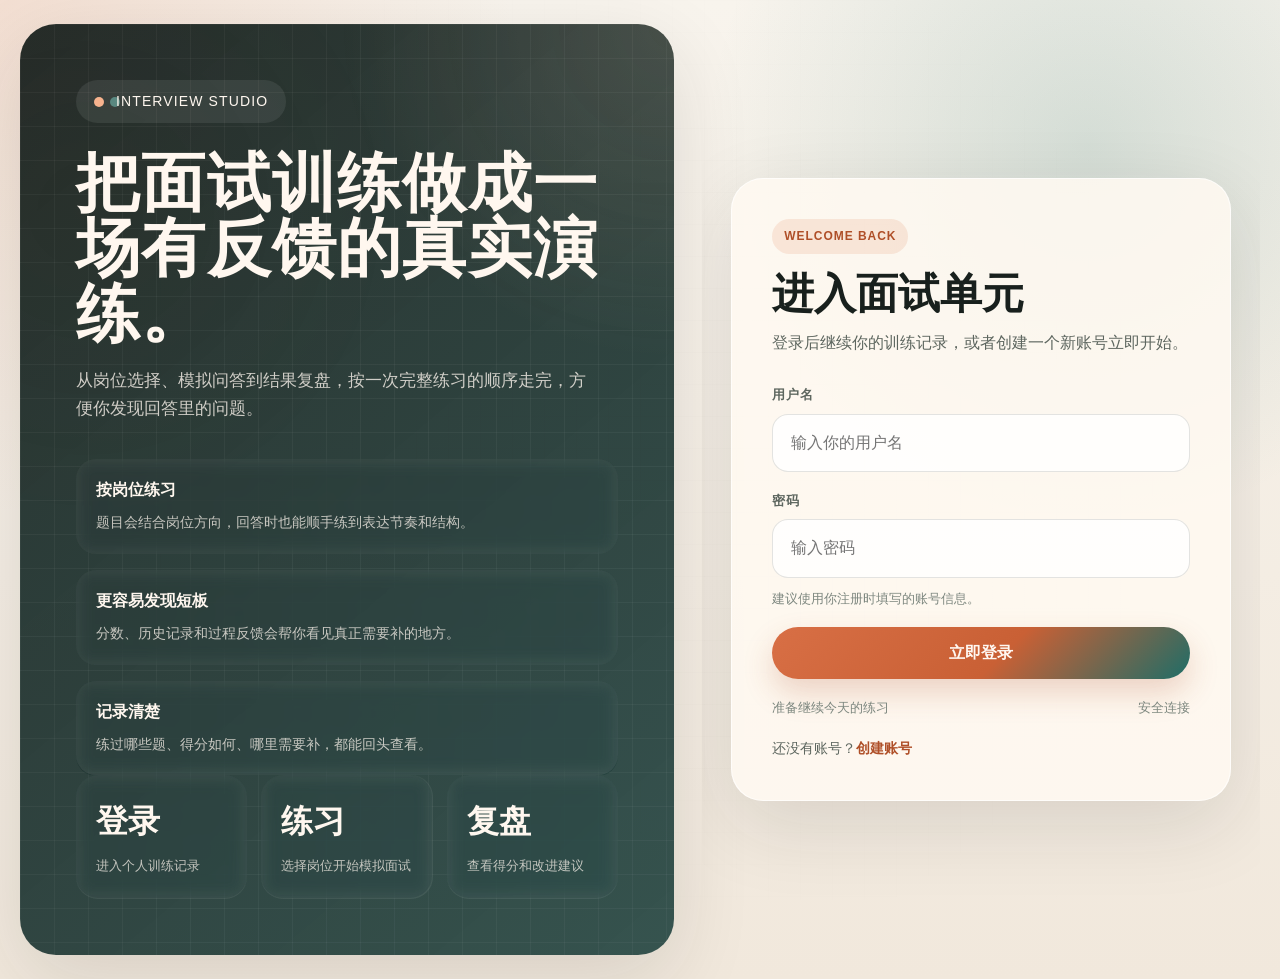
<file: frontend/index.html>
<!DOCTYPE html>
<html lang="zh-CN">
<head>
    <meta charset="UTF-8">
    <meta name="viewport" content="width=device-width, initial-scale=1.0">
    <title>面试单元 - 登录</title>
    <link rel="stylesheet" href="/frontend/css/style.css">
    <style>
        .login-container {
            min-height: 100vh;
            display: grid;
            grid-template-columns: minmax(320px, 1.08fr) minmax(360px, 0.92fr);
            gap: 28px;
            align-items: stretch;
            width: min(1240px, calc(100% - 40px));
            margin: 0 auto;
            padding: 24px 0;
        }

        .brand-panel,
        .login-box {
            position: relative;
            border-radius: 36px;
            overflow: hidden;
        }

        .brand-panel {
            padding: 56px;
            min-height: 720px;
            display: flex;
            flex-direction: column;
            justify-content: space-between;
            background:
                linear-gradient(140deg, rgba(20, 29, 26, 0.92), rgba(27, 62, 59, 0.88)),
                radial-gradient(circle at 10% 20%, rgba(216, 111, 69, 0.25), transparent 34%);
            color: #fff7ef;
            box-shadow: var(--shadow-lg);
        }

        .brand-panel::before {
            content: "";
            position: absolute;
            inset: 0;
            background:
                radial-gradient(circle at top right, rgba(255, 214, 183, 0.18), transparent 30%),
                linear-gradient(90deg, rgba(255, 255, 255, 0.06) 1px, transparent 1px),
                linear-gradient(rgba(255, 255, 255, 0.06) 1px, transparent 1px);
            background-size: auto, 34px 34px, 34px 34px;
            opacity: 0.72;
            pointer-events: none;
        }

        .brand-top,
        .brand-bottom {
            position: relative;
            z-index: 1;
        }

        .brand-mark {
            display: inline-flex;
            align-items: center;
            gap: 12px;
            padding: 10px 18px;
            border-radius: 999px;
            background: rgba(255, 255, 255, 0.08);
            font-size: 14px;
            letter-spacing: 0.08em;
            text-transform: uppercase;
        }

        .brand-mark::before {
            content: "";
            width: 10px;
            height: 10px;
            border-radius: 50%;
            background: #f7b38e;
            box-shadow: 16px 0 0 rgba(128, 224, 210, 0.45);
        }

        .brand-copy h1 {
            margin-top: 28px;
            max-width: 560px;
            font-family: "Noto Serif SC", "Source Han Serif SC", serif;
            font-size: clamp(44px, 5vw, 76px);
            line-height: 1.02;
            letter-spacing: 0.02em;
        }

        .brand-copy p {
            margin-top: 20px;
            max-width: 520px;
            color: rgba(255, 247, 239, 0.78);
            font-size: 17px;
        }

        .feature-list {
            display: grid;
            gap: 16px;
            margin-top: 36px;
        }

        .feature-item {
            padding: 18px 20px;
            border-radius: 20px;
            background: rgba(255, 255, 255, 0.08);
            backdrop-filter: blur(8px);
        }

        .feature-item strong {
            display: block;
            margin-bottom: 6px;
            font-size: 16px;
        }

        .feature-item span {
            color: rgba(255, 247, 239, 0.74);
            font-size: 14px;
        }

        .brand-metrics {
            display: grid;
            grid-template-columns: repeat(3, minmax(0, 1fr));
            gap: 14px;
        }

        .metric {
            padding: 20px;
            border-radius: 22px;
            background: rgba(255, 255, 255, 0.08);
            backdrop-filter: blur(8px);
        }

        .metric-value {
            display: block;
            font-size: 32px;
            font-weight: 700;
            margin-bottom: 4px;
        }

        .metric-label {
            color: rgba(255, 247, 239, 0.72);
            font-size: 13px;
        }

        .login-box {
            display: flex;
            align-items: center;
            justify-content: center;
            padding: 24px;
        }

        .login-shell {
            width: min(100%, 500px);
            padding: 40px;
            border-radius: 32px;
            background: rgba(255, 250, 242, 0.86);
            backdrop-filter: blur(22px);
            border: 1px solid rgba(255, 255, 255, 0.72);
            box-shadow: var(--shadow-lg);
        }

        .login-header {
            margin-bottom: 28px;
        }

        .login-kicker {
            display: inline-flex;
            padding: 8px 12px;
            border-radius: 999px;
            background: var(--accent-soft);
            color: var(--accent-deep);
            font-size: 12px;
            font-weight: 700;
            letter-spacing: 0.08em;
            text-transform: uppercase;
        }

        .login-header h1 {
            margin-top: 18px;
            font-family: "Noto Serif SC", "Source Han Serif SC", serif;
            font-size: 42px;
            line-height: 1.08;
        }

        .login-header p {
            margin-top: 12px;
            color: var(--text-muted);
        }

        .field-note {
            margin-top: 10px;
            color: var(--text-soft);
            font-size: 13px;
        }

        .form-switch {
            margin-top: 18px;
            color: var(--text-muted);
            font-size: 14px;
        }

        .form-switch a {
            color: var(--accent-deep);
            font-weight: 700;
            text-decoration: none;
        }

        .assist-row {
            display: flex;
            justify-content: space-between;
            align-items: center;
            gap: 12px;
            margin-top: 18px;
            color: var(--text-soft);
            font-size: 13px;
        }

        @media (max-width: 980px) {
            .login-container {
                grid-template-columns: 1fr;
            }

            .brand-panel {
                min-height: auto;
                padding: 36px 28px;
            }

            .brand-metrics {
                grid-template-columns: 1fr;
            }

            .login-shell {
                padding: 28px 22px;
            }
        }
    </style>
</head>
<body>
    <div class="login-container">
        <section class="brand-panel fade-in">
            <div class="brand-top">
                <div class="brand-mark">Interview Studio</div>
                <div class="brand-copy">
                    <h1>把面试训练做成一场有反馈的真实演练。</h1>
                    <p>从岗位选择、模拟问答到结果复盘，按一次完整练习的顺序走完，方便你发现回答里的问题。</p>
                </div>
                <div class="feature-list">
                    <div class="feature-item">
                        <strong>按岗位练习</strong>
                        <span>题目会结合岗位方向，回答时也能顺手练到表达节奏和结构。</span>
                    </div>
                    <div class="feature-item">
                        <strong>更容易发现短板</strong>
                        <span>分数、历史记录和过程反馈会帮你看见真正需要补的地方。</span>
                    </div>
                    <div class="feature-item">
                        <strong>记录清楚</strong>
                        <span>练过哪些题、得分如何、哪里需要补，都能回头查看。</span>
                    </div>
                </div>
            </div>
            <div class="brand-bottom">
                <div class="brand-metrics">
                    <div class="metric">
                        <span class="metric-value">登录</span>
                        <span class="metric-label">进入个人训练记录</span>
                    </div>
                    <div class="metric">
                        <span class="metric-value">练习</span>
                        <span class="metric-label">选择岗位开始模拟面试</span>
                    </div>
                    <div class="metric">
                        <span class="metric-value">复盘</span>
                        <span class="metric-label">查看得分和改进建议</span>
                    </div>
                </div>
            </div>
        </section>

        <section class="login-box fade-in">
            <div class="login-shell">
                <div class="login-header">
                    <span class="login-kicker">Welcome Back</span>
                    <h1>进入面试单元</h1>
                    <p>登录后继续你的训练记录，或者创建一个新账号立即开始。</p>
                </div>

                <div id="login-form" class="form-panel">
                    <form id="loginForm">
                        <div class="form-group">
                            <label for="login-username">用户名</label>
                            <input type="text" id="login-username" name="username" placeholder="输入你的用户名" required>
                        </div>
                        <div class="form-group">
                            <label for="login-password">密码</label>
                            <input type="password" id="login-password" name="password" placeholder="输入密码" required>
                            <div class="field-note">建议使用你注册时填写的账号信息。</div>
                        </div>
                        <button type="submit" class="btn-primary">立即登录</button>
                        <div class="assist-row">
                            <span>准备继续今天的练习</span>
                            <span>安全连接</span>
                        </div>
                        <p class="form-switch">还没有账号？<a href="javascript:void(0)" onclick="switchForm('register'); return false;">创建账号</a></p>
                    </form>
                    <div id="login-message"></div>
                </div>

                <div id="register-form" class="form-panel hidden">
                    <form id="registerForm">
                        <div class="form-group">
                            <label for="register-username">用户名</label>
                            <input type="text" id="register-username" name="username" placeholder="设置一个用户名" required>
                        </div>
                        <div class="form-group">
                            <label for="register-password">密码</label>
                            <input type="password" id="register-password" name="password" placeholder="设置登录密码" required>
                        </div>
                        <div class="form-group">
                            <label for="register-email">邮箱</label>
                            <input type="email" id="register-email" name="email" placeholder="填写常用邮箱" required>
                            <div class="field-note">注册成功后可立即返回登录。</div>
                        </div>
                        <button type="submit" class="btn-primary">创建账号</button>
                        <p class="form-switch">已经有账号？<a href="javascript:void(0)" onclick="switchForm('login'); return false;">返回登录</a></p>
                    </form>
                    <div id="register-message"></div>
                </div>
            </div>
        </section>
    </div>

    <script src="/frontend/js/auth.js?v=3"></script>
</body>
</html>
</file>
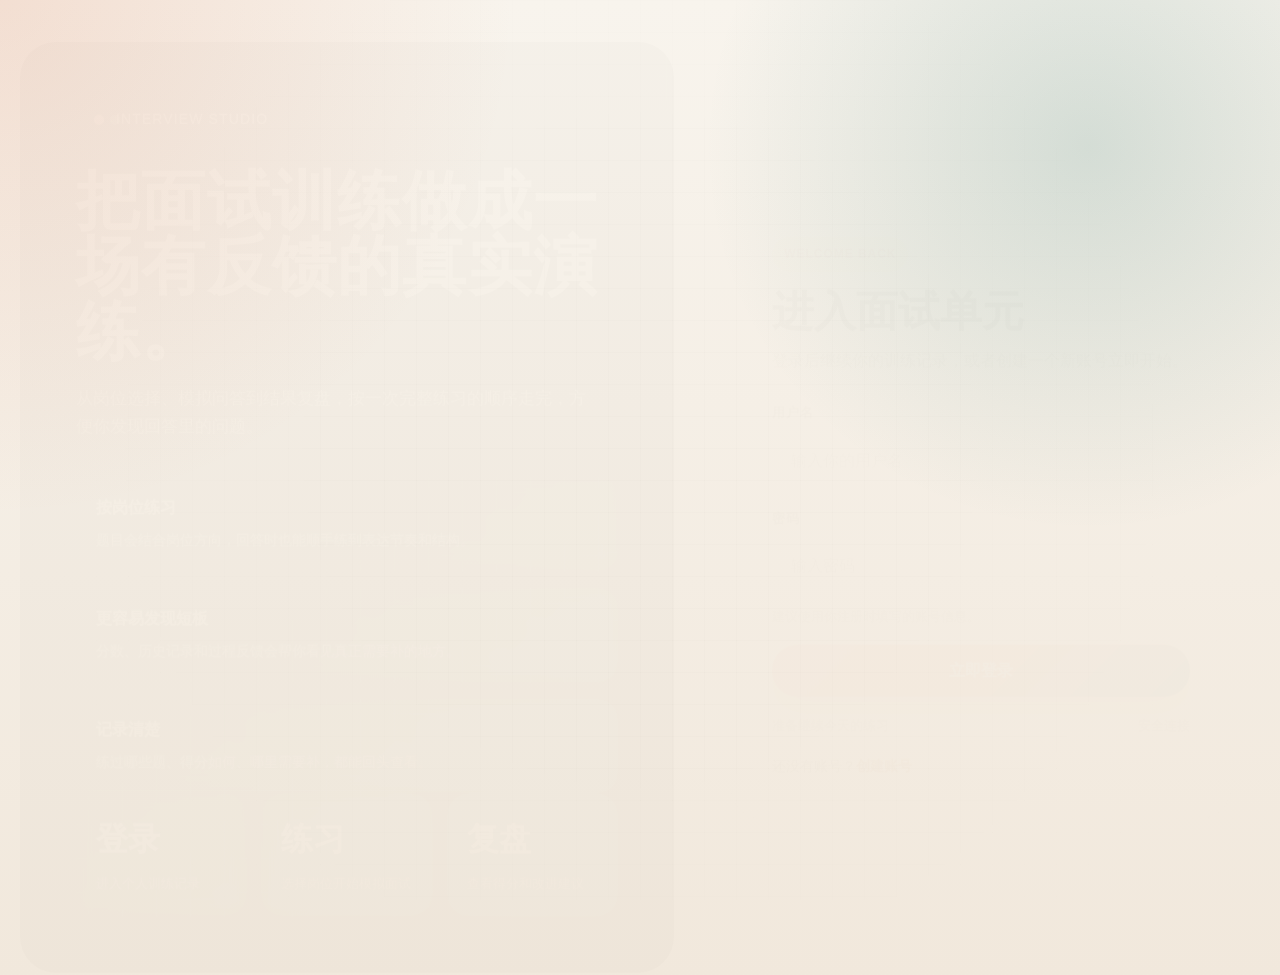
<file: frontend/history.html>
<!DOCTYPE html>
<html lang="zh-CN">
<head>
    <meta charset="UTF-8">
    <meta name="viewport" content="width=device-width, initial-scale=1.0">
    <title>面试单元 - 历史记录</title>
    <link rel="stylesheet" href="css/style.css">
    <style>
        .history-shell {
            display: grid;
            grid-template-columns: minmax(0, 1fr) 300px;
            gap: 24px;
            margin-top: 18px;
        }

        .hero-panel,
        .history-panel,
        .side-panel,
        .history-card,
        .empty-state,
        .detail-card {
            background: var(--surface);
            backdrop-filter: blur(18px);
            border: 1px solid rgba(255, 255, 255, 0.64);
            border-radius: 30px;
            box-shadow: var(--shadow-sm);
        }

        .hero-panel,
        .history-panel,
        .side-panel,
        .empty-state,
        .detail-card {
            padding: 28px;
        }

        .hero-panel {
            position: relative;
            overflow: hidden;
            margin-bottom: 22px;
        }

        .hero-panel::before {
            content: "";
            position: absolute;
            inset: 0;
            background:
                radial-gradient(circle at top right, rgba(216, 111, 69, 0.14), transparent 30%),
                radial-gradient(circle at 15% 18%, rgba(31, 109, 103, 0.12), transparent 24%);
            pointer-events: none;
        }

        .hero-panel > * {
            position: relative;
            z-index: 1;
        }

        .hero-panel h1 {
            margin-top: 18px;
            font-family: "Noto Serif SC", "Source Han Serif SC", serif;
            font-size: clamp(36px, 5vw, 56px);
            line-height: 1.06;
        }

        .hero-panel p {
            margin-top: 14px;
            max-width: 660px;
            color: var(--text-muted);
            font-size: 16px;
        }

        .hero-strip {
            display: flex;
            flex-wrap: wrap;
            gap: 10px;
            margin-top: 22px;
        }

        .hero-pill {
            padding: 10px 14px;
            border-radius: 999px;
            background: rgba(255, 255, 255, 0.74);
            color: var(--text-muted);
            font-size: 13px;
            font-weight: 600;
        }

        .history-panel h2,
        .side-panel h2,
        .detail-card h2 {
            font-size: 18px;
            margin-bottom: 16px;
        }

        .history-list {
            display: grid;
            gap: 16px;
        }

        .history-card {
            padding: 24px;
            display: grid;
            grid-template-columns: minmax(0, 1fr) auto;
            gap: 18px;
            transition: transform var(--transition), box-shadow var(--transition);
        }

        .history-card:hover {
            transform: translateY(-4px);
            box-shadow: var(--shadow-md);
        }

        .history-top {
            display: flex;
            align-items: center;
            gap: 10px;
            flex-wrap: wrap;
            margin-bottom: 10px;
        }

        .history-job-category {
            font-size: 18px;
            font-weight: 700;
        }

        .history-badge {
            display: inline-flex;
            align-items: center;
            padding: 8px 12px;
            border-radius: 999px;
            background: rgba(31, 109, 103, 0.1);
            color: var(--accent-alt);
            font-size: 12px;
            font-weight: 700;
        }

        .history-date,
        .history-meta {
            color: var(--text-muted);
            font-size: 14px;
        }

        .history-score {
            display: flex;
            flex-direction: column;
            justify-content: center;
            align-items: flex-end;
            min-width: 84px;
        }

        .history-score strong {
            font-size: 38px;
            line-height: 1;
            color: var(--accent-deep);
        }

        .history-score span {
            margin-top: 8px;
            color: var(--text-soft);
            font-size: 12px;
            letter-spacing: 0.08em;
            text-transform: uppercase;
        }

        .history-actions {
            margin-top: 14px;
            display: flex;
            gap: 10px;
            flex-wrap: wrap;
        }

        .detail-card {
            margin-top: 20px;
        }

        .detail-block {
            padding: 18px;
            border-radius: 22px;
            background: rgba(255, 255, 255, 0.74);
            margin-bottom: 14px;
        }

        .detail-block strong {
            display: block;
            margin-bottom: 8px;
        }

        .detail-block p {
            color: var(--text-muted);
            line-height: 1.8;
            white-space: pre-wrap;
        }

        .detail-meta {
            color: var(--text-soft);
            font-size: 13px;
            margin-bottom: 14px;
        }

        .empty-state {
            text-align: center;
        }

        .empty-state h3 {
            font-family: "Noto Serif SC", "Source Han Serif SC", serif;
            font-size: 28px;
            margin-bottom: 10px;
        }

        .empty-state p {
            color: var(--text-muted);
            margin-bottom: 20px;
        }

        .hidden {
            display: none !important;
        }

        .side-panel {
            display: grid;
            gap: 14px;
            align-content: start;
        }

        .side-item {
            padding: 16px 18px;
            border-radius: 20px;
            background: rgba(255, 255, 255, 0.72);
        }

        .side-item strong {
            display: block;
            margin-bottom: 4px;
            font-size: 15px;
        }

        .side-item span {
            color: var(--text-muted);
            font-size: 13px;
            line-height: 1.65;
        }

        @media (max-width: 980px) {
            .history-shell {
                grid-template-columns: 1fr;
            }
        }

        @media (max-width: 720px) {
            .history-card {
                grid-template-columns: 1fr;
            }

            .history-score {
                align-items: flex-start;
            }
        }
    </style>
</head>
<body>
    <div class="page-container">
        <nav class="navbar">
            <a href="home.html" class="navbar-brand">面试单元</a>
            <ul class="navbar-nav">
                <li><a href="home.html" class="nav-link">首页</a></li>
                <li><a href="job_selection.html" class="nav-link">开始面试</a></li>
                <li><a href="question_bank.html" class="nav-link">题库</a></li>
                <li><a href="history.html" class="nav-link active">历史记录</a></li>
                <li><a href="profile.html" class="nav-link">个人中心</a></li>
                <li><a href="#" class="nav-link" onclick="logout()">退出登录</a></li>
            </ul>
        </nav>

        <div class="content">
            <div class="history-shell">
                <div>
                    <section class="hero-panel">
                        <div class="eyebrow">Review Archive</div>
                        <h1>把过往表现摊开来看，才更容易知道下一次该补哪里。</h1>
                        <p>历史记录现在直接接真实面试记录。你可以先看总分和方向，再点开任意一场查看当时的题目、回答和评分细节。</p>
                        <div class="hero-strip">
                            <span class="hero-pill" id="username">访客</span>
                            <span class="hero-pill">真实历史数据</span>
                            <span class="hero-pill">支持单场复盘</span>
                        </div>
                    </section>

                    <section class="history-panel">
                        <h2>最近面试记录</h2>
                        <div class="history-list" id="history-list"></div>
                        <div class="empty-state hidden" id="empty-state">
                            <h3>还没有历史记录</h3>
                            <p>先完成一次正式模拟，这里才会开始积累你的训练轨迹。</p>
                            <button class="btn-primary" onclick="window.location.href='job_selection.html'">开始第一场面试</button>
                        </div>
                        <div class="detail-card hidden" id="detail-card">
                            <h2>本场复盘</h2>
                            <div class="detail-meta" id="detail-meta"></div>
                            <div id="detail-content"></div>
                        </div>
                    </section>
                </div>

                <aside class="side-panel">
                    <h2>查看建议</h2>
                    <div class="side-item">
                        <strong>先看趋势</strong>
                        <span>先对比同一岗位下几次分数变化，再决定接下来重点练哪类问题。</span>
                    </div>
                    <div class="side-item">
                        <strong>再看内容</strong>
                        <span>点开单场复盘时，重点看自己回答的空泛处和断点，不只盯总分。</span>
                    </div>
                    <div class="side-item">
                        <strong>最后回题库</strong>
                        <span>从记录里找到弱项，再去题库补对应岗位的问题，会比盲练有效很多。</span>
                    </div>
                </aside>
            </div>
        </div>
    </div>

    <script src="js/auth.js"></script>
    <script>
        const API = 'http://127.0.0.1:5000';

        window.onload = async function () {
            checkLogin();
            const username = localStorage.getItem('username') || '访客';
            document.getElementById('username').textContent = `当前账号 · ${username}`;
            await loadHistory();
        };

        function scoreLabel(score) {
            if (score >= 90) return '表现很强';
            if (score >= 80) return '状态稳定';
            if (score >= 70) return '继续打磨';
            return '建议复盘';
        }

        async function loadHistory() {
            const userId = localStorage.getItem('user_id');
            const container = document.getElementById('history-list');
            const emptyState = document.getElementById('empty-state');

            if (!userId) {
                container.classList.add('hidden');
                emptyState.classList.remove('hidden');
                return;
            }

            try {
                const response = await fetch(`${API}/api/history/${userId}`);
                const data = await response.json();
                if (!response.ok) throw new Error(data.error || '历史记录加载失败');

                const records = data.records || [];
                if (!records.length) {
                    container.classList.add('hidden');
                    emptyState.classList.remove('hidden');
                    return;
                }

                container.classList.remove('hidden');
                emptyState.classList.add('hidden');
                container.innerHTML = '';

                records.forEach((record) => {
                    const card = document.createElement('div');
                    card.className = 'history-card';
                    card.innerHTML = `
                        <div>
                            <div class="history-top">
                                <div class="history-job-category">${escapeHtml(record.job_category || '未分类')}</div>
                                <div class="history-badge">${scoreLabel(Number(record.total_score || 0))}</div>
                            </div>
                            <div class="history-date">${formatDate(record.created_at)}</div>
                            <div class="history-meta">这是一场已保存的正式模拟记录，可以展开看完整复盘。</div>
                            <div class="history-actions">
                                <button class="btn-secondary" onclick="loadHistoryDetail(${record.id})">查看详情</button>
                                <button class="btn-primary" onclick="window.location.href='job_selection.html'">再练一次</button>
                            </div>
                        </div>
                        <div class="history-score">
                            <strong>${record.total_score ?? '--'}</strong>
                            <span>Score</span>
                        </div>
                    `;
                    container.appendChild(card);
                });
            } catch (error) {
                console.error('loadHistory error:', error);
                container.classList.remove('hidden');
                emptyState.classList.add('hidden');
                container.innerHTML = `<div class="empty-state"><p>${escapeHtml(error.message)}</p></div>`;
            }
        }

        async function loadHistoryDetail(recordId) {
            const card = document.getElementById('detail-card');
            const meta = document.getElementById('detail-meta');
            const content = document.getElementById('detail-content');

            card.classList.remove('hidden');
            meta.textContent = '正在读取本场详情...';
            content.innerHTML = '';

            try {
                const response = await fetch(`${API}/api/history/detail/${recordId}`);
                const data = await response.json();
                if (!response.ok) throw new Error(data.error || '详情加载失败');

                const record = data.record || {};
                meta.textContent = `${escapeHtml(record.job_category || '未分类')} · 总分 ${record.total_score ?? '--'} · ${formatDate(record.created_at)}`;

                const questions = Array.isArray(record.questions) ? record.questions : [];
                const answers = Array.isArray(record.answers) ? record.answers : [];
                const scores = Array.isArray(record.scores) ? record.scores : [];

                content.innerHTML = questions.map((question, index) => `
                    <div class="detail-block">
                        <strong>问题 ${index + 1}</strong>
                        <p>${escapeHtml(question.question || question.text || '无题目内容')}</p>
                    </div>
                    <div class="detail-block">
                        <strong>你的回答</strong>
                        <p>${escapeHtml(answers[index] || '未作答')}</p>
                    </div>
                    <div class="detail-block">
                        <strong>评分摘要</strong>
                        <p>${escapeHtml(summarizeScore(scores[index], answers[index], question.question || question.text || ''))}</p>
                    </div>
                `).join('');

                if (!questions.length) {
                    content.innerHTML = '<div class="detail-block"><p>这场记录里暂时没有可展示的题目详情。</p></div>';
                }
                card.scrollIntoView({ behavior: 'smooth', block: 'start' });
            } catch (error) {
                console.error('loadHistoryDetail error:', error);
                meta.textContent = '详情读取失败';
                content.innerHTML = `<div class="detail-block"><p>${escapeHtml(error.message)}</p></div>`;
            }
        }

        function summarizeScore(score, answerText = '', questionText = '') {
            const answer = String(answerText || '').trim();
            const question = String(questionText || '').trim();

            if (!score) return buildFallbackReview(null, answer, question);
            if (typeof score === 'string') return score;

            const total = pickNumber(score, ['total_score', '得分', 'score']);
            const content = pickNumber(score, ['content_score', '内容完整度', 'content']);
            const keyword = pickNumber(score, ['keyword_score', '关键词匹配', 'keyword']);
            const logic = pickNumber(score, ['logic_score', '逻辑性', 'logic']);
            const feedback = pickText(score, ['feedback', 'comment', '点评', '评价']);
            const normalized = Number.isFinite(total) ? total : estimateScoreFromAnswer(answer);
            const metrics = [
                { key: 'content', name: '内容完整度', value: content },
                { key: 'keyword', name: '关键词匹配', value: keyword },
                { key: 'logic', name: '逻辑性', value: logic }
            ].filter((item) => Number.isFinite(item.value));

            const parts = [];
            parts.push(buildLevelLine(normalized, answer, question));

            if (metrics.length) parts.push(buildDimensionLine(metrics, normalized, answer, question));
            else parts.push(buildAnswerLine(answer, normalized));

            parts.push(buildSuggestionLine(answer, question, normalized, metrics));
            if (feedback && feedback.length <= 80) parts.push(feedback);

            if (!parts.length) {
                return buildFallbackReview(total, answer, question);
            }

            return parts.filter(Boolean).join(' ');
        }

        function buildFallbackReview(totalScore, answer, question) {
            const score = Number(totalScore);
            const normalized = Number.isFinite(score) ? score : estimateScoreFromAnswer(answer);
            return [
                buildLevelLine(normalized, answer, question),
                buildAnswerLine(answer, normalized),
                buildSuggestionLine(answer, question, normalized, [])
            ].filter(Boolean).join(' ');
        }

        function buildLevelLine(score, answer, question) {
            const type = getQuestionType(question);
            const seed = `${question}|${answer}|${Math.round(score)}`;
            const byBand = score >= 85 ? [
                '这题答得比较稳，主线清楚，信息也没有散。',
                '这一题的完成度不错，能看出你知道该从哪里切入。',
                type === 'technical' ? '技术点交代得比较顺，整体不像临时拼答案。' : '回答的方向是对的，表达也比较顺。'
            ] : score >= 70 ? [
                '这题基础是有的，但还差一点让人信服的细节。',
                '整体方向没有跑偏，只是展开得还不够扎实。',
                type === 'experience' ? '经历线索已经说出来了，但结果和个人贡献还可以再明一点。' : '回答能覆盖主要意思，但亮点还不够突出。'
            ] : score >= 55 ? [
                '这题能看出一些思路，不过答案还偏散。',
                '你提到了相关内容，但还没有把它们组织成一个完整回答。',
                type === 'technical' ? '概念有碰到，但原理、边界或应用场景还需要补上。' : '回答有起点，但支撑材料还偏少。'
            ] : [
                '这题目前比较吃亏，主要是有效信息太少。',
                '系统能抓到的内容不多，所以分数会被明显拉低。',
                '这题还需要重新组织，先把核心观点说清楚。'
            ];
            return pickStable(byBand, seed);
        }

        function buildDimensionLine(metrics, score, answer, question) {
            const sorted = [...metrics].sort((a, b) => a.value - b.value);
            const weakest = sorted[0];
            const strongest = sorted[sorted.length - 1];
            const seed = `${question}|${answer}|${weakest.key}|${strongest.key}`;

            if (weakest.value <= 55) {
                const weakMap = {
                    content: [
                        '最明显的短板在内容完整度，结论后面的依据还不够。',
                        '内容这一项拖了后腿，回答里缺少过程、例子或落地结果。'
                    ],
                    keyword: [
                        '关键词命中偏少，说明回答还没有贴住题目真正考察的点。',
                        '这题需要补一些关键概念或岗位词，否则容易显得泛泛而谈。'
                    ],
                    logic: [
                        '逻辑性偏弱，建议把顺序改成“结论-理由-例子”。',
                        '表达顺序还有点跳，面试官可能需要自己帮你串起来。'
                    ]
                };
                return pickStable(weakMap[weakest.key], seed);
            }

            if (score >= 80 && strongest.value >= 80) {
                const strongMap = {
                    content: [
                        '内容覆盖比较充分，这是这题最加分的地方。',
                        '内容完整度表现最好，说明你的回答不是只停在表层。'
                    ],
                    keyword: [
                        '关键词抓得比较准，回答和题目要求贴合度不错。',
                        '题目里的关键方向基本接住了，这一点比较加分。'
                    ],
                    logic: [
                        '逻辑线比较清楚，听起来不费劲。',
                        '结构感是这题的优势，回答顺序比较自然。'
                    ]
                };
                return pickStable(strongMap[strongest.key], seed);
            }

            return pickStable([
                `分项里 ${weakest.name} 相对弱一些，可以优先补这一块。`,
                `三个维度差距不算大，但 ${weakest.name} 还有提升空间。`,
                `目前不是单点失误，主要是 ${weakest.name} 和具体支撑还可以再加强。`
            ], seed);
        }

        function buildAnswerLine(answer, score) {
            const length = answer.length;
            const weakHits = countWeakWords(answer);
            if (!answer) return '这题当时没有留下有效回答，后续复盘时建议重新答一版。';
            if (weakHits >= 2) return '回答里有一些犹豫或模糊表达，会影响整体观感。';
            if (length < 12) return '回答太短，基本只能看出态度，看不出能力细节。';
            if (length < 50) return score >= 70 ? '篇幅不长但有重点，下次可以补一个例子。' : '回答有开头，但很多判断还没有展开。';
            return score >= 80 ? '回答长度够用，后面可以继续提高信息密度。' : '篇幅是够的，问题更多在结构和重点取舍。';
        }

        function buildSuggestionLine(answer, question, score, metrics) {
            const weakest = metrics.length ? [...metrics].sort((a, b) => a.value - b.value)[0] : null;
            if (countWeakWords(answer) >= 2) return '下次先停一秒想好主句，再开始说，会比边想边补更稳。';
            if (weakest?.key === 'keyword') return '复盘时先圈出题干里的关键词，再把答案往这些点上靠。';
            if (weakest?.key === 'logic') return '建议先写一个三段式提纲，再用口语把它讲出来。';
            if (weakest?.key === 'content') return '下次至少补一个具体经历、数据或结果，让回答更有落点。';
            if (/项目|实习|经历|负责|团队/.test(question)) return '这类题可以按“背景-职责-动作-结果”来答，把你的个人贡献说清楚。';
            if (/算法|技术|原理|结构|数据库|缓存|网络|框架|接口/.test(question)) return '技术题建议按“定义-原理-场景-限制”来答，别只给概念。';
            if (/设计|用户|产品|体验|需求/.test(question)) return '产品或设计类题目要把用户、场景和取舍讲出来。';
            return score >= 80 ? '下一次可以补一个更具体的例子，让优势更明显。' : '下次先给明确结论，再补两条理由和一个例子。';
        }

        function getQuestionType(question) {
            if (/项目|实习|经历|负责|团队/.test(question)) return 'experience';
            if (/算法|技术|原理|结构|数据库|缓存|网络|框架|接口/.test(question)) return 'technical';
            if (/设计|用户|产品|体验|需求/.test(question)) return 'product';
            return 'general';
        }

        function countWeakWords(text) {
            const weakPattern = /(不知道|不会|没想过|不清楚|随便|嗯|啊|额|这个|那个)/g;
            return (String(text || '').match(weakPattern) || []).length;
        }

        function pickStable(options, seedText) {
            if (!options.length) return '';
            let hash = 0;
            for (let i = 0; i < seedText.length; i += 1) {
                hash = (hash * 31 + seedText.charCodeAt(i)) >>> 0;
            }
            return options[hash % options.length];
        }

        function estimateScoreFromAnswer(answer) {
            const text = String(answer || '').trim();
            if (!text) return 40;
            const weakHits = countWeakWords(text);
            let score = 68;
            if (text.length < 12) score -= 18;
            else if (text.length < 50) score -= 8;
            else score += 6;
            score -= weakHits * 6;
            return Math.max(35, Math.min(88, score));
        }

        function pickNumber(source, keys) {
            for (const key of keys) {
                const value = source?.[key];
                const number = Number(value);
                if (Number.isFinite(number)) return number;
            }
            return null;
        }

        function pickText(source, keys) {
            for (const key of keys) {
                const value = source?.[key];
                if (typeof value === 'string' && value.trim()) return value.trim();
            }
            return '';
        }

        function formatDate(value) {
            if (!value) return '时间未知';
            const date = new Date(value);
            if (Number.isNaN(date.getTime())) return String(value);
            return `${date.getFullYear()}-${String(date.getMonth() + 1).padStart(2, '0')}-${String(date.getDate()).padStart(2, '0')} ${String(date.getHours()).padStart(2, '0')}:${String(date.getMinutes()).padStart(2, '0')}`;
        }

        function escapeHtml(text) {
            return String(text)
                .replace(/&/g, '&amp;')
                .replace(/</g, '&lt;')
                .replace(/>/g, '&gt;')
                .replace(/"/g, '&quot;')
                .replace(/'/g, '&#39;');
        }

        function logout() {
            localStorage.removeItem('user_id');
            localStorage.removeItem('username');
            window.location.href = '/frontend/index.html';
        }
    </script>
</body>
</html>
</file>
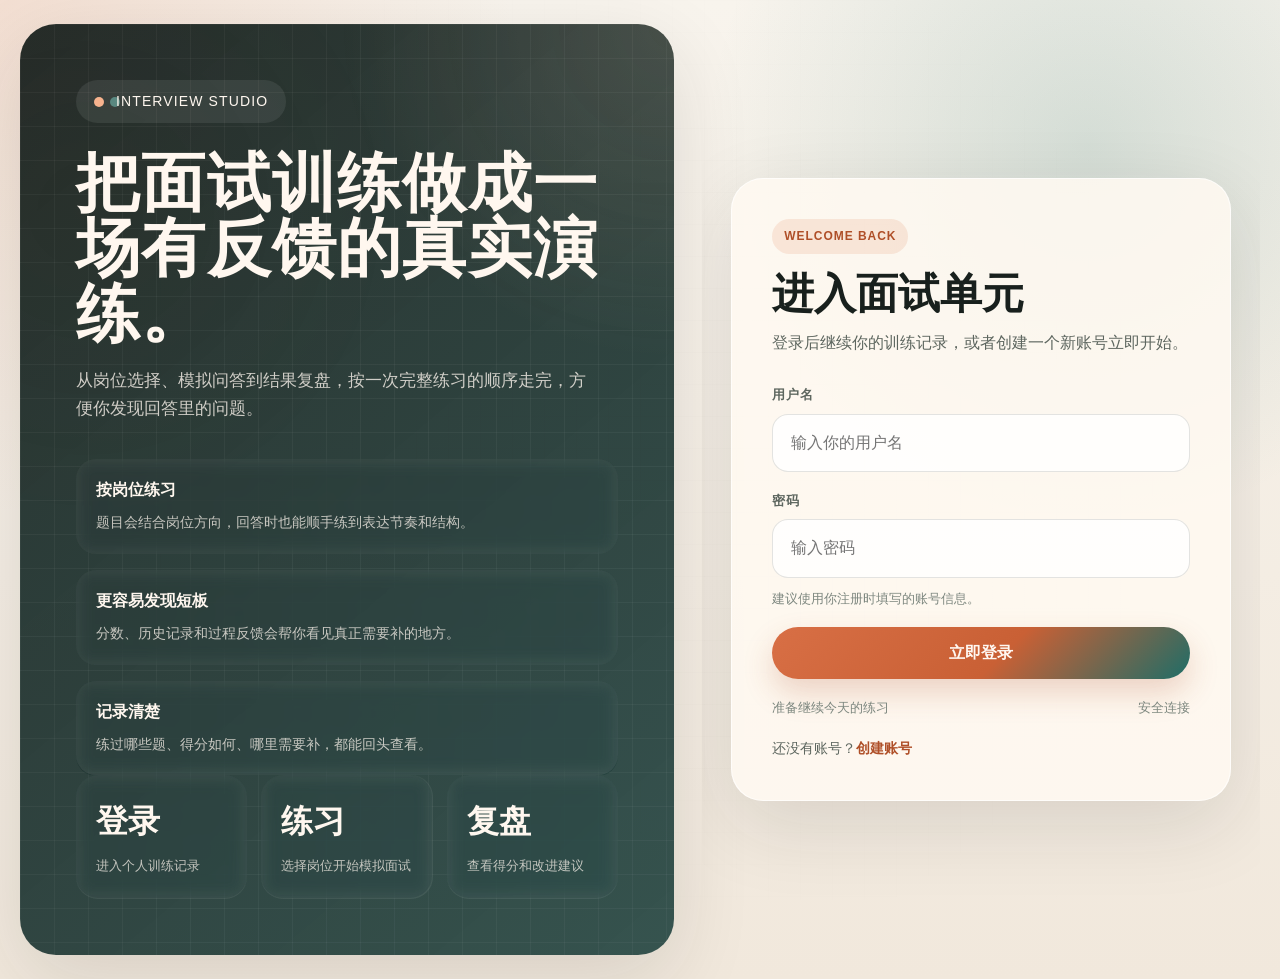
<file: frontend/home.html>
<!DOCTYPE html>
<html lang="zh-CN">
<head>
    <meta charset="UTF-8">
    <meta name="viewport" content="width=device-width, initial-scale=1.0">
    <title>面试单元 - 首页</title>
    <link rel="stylesheet" href="css/style.css">
    <style>
        .hero {
            display: grid;
            grid-template-columns: minmax(0, 1.3fr) minmax(320px, 0.7fr);
            gap: 24px;
            margin-top: 18px;
            margin-bottom: 26px;
        }

        .hero-main,
        .hero-side,
        .module-card,
        .stat-card,
        .quick-panel {
            background: var(--surface);
            backdrop-filter: blur(16px);
            border: 1px solid rgba(255, 255, 255, 0.64);
            border-radius: 30px;
            box-shadow: var(--shadow-sm);
        }

        .hero-main {
            padding: 34px;
            position: relative;
            overflow: hidden;
        }

        .hero-main::before {
            content: "";
            position: absolute;
            inset: 0;
            background:
                radial-gradient(circle at top right, rgba(216, 111, 69, 0.14), transparent 28%),
                radial-gradient(circle at 18% 18%, rgba(31, 109, 103, 0.1), transparent 22%);
            pointer-events: none;
        }

        .hero-main > * {
            position: relative;
            z-index: 1;
        }

        .eyebrow {
            display: inline-flex;
            align-items: center;
            gap: 10px;
            padding: 8px 14px;
            border-radius: 999px;
            background: var(--accent-soft);
            color: var(--accent-deep);
            font-size: 12px;
            font-weight: 700;
            letter-spacing: 0.08em;
            text-transform: uppercase;
        }

        .hero-main h1 {
            margin-top: 20px;
            max-width: 760px;
            font-family: "Noto Serif SC", "Source Han Serif SC", serif;
            font-size: clamp(40px, 5vw, 64px);
            line-height: 1.04;
            letter-spacing: 0.01em;
        }

        .hero-main p {
            margin-top: 18px;
            max-width: 640px;
            font-size: 17px;
            color: var(--text-muted);
        }

        .hero-actions {
            display: flex;
            flex-wrap: wrap;
            gap: 14px;
            margin-top: 28px;
        }

        .hero-actions .btn-primary,
        .hero-actions .btn-secondary {
            width: auto;
            min-width: 160px;
        }

        .hero-tags {
            display: flex;
            flex-wrap: wrap;
            gap: 10px;
            margin-top: 28px;
        }

        .hero-tag {
            padding: 10px 14px;
            border-radius: 999px;
            background: rgba(255, 255, 255, 0.7);
            color: var(--text-muted);
            font-size: 13px;
            font-weight: 600;
        }

        .hero-side {
            padding: 28px;
            display: flex;
            flex-direction: column;
            gap: 18px;
            justify-content: space-between;
        }

        .side-header h3 {
            font-size: 14px;
            letter-spacing: 0.08em;
            text-transform: uppercase;
            color: var(--text-soft);
        }

        .side-header p {
            margin-top: 10px;
            font-size: 24px;
            line-height: 1.3;
            font-weight: 700;
        }

        .focus-list {
            display: grid;
            gap: 12px;
        }

        .focus-item {
            padding: 16px 18px;
            border-radius: 20px;
            background: rgba(255, 255, 255, 0.68);
        }

        .focus-item strong {
            display: block;
            margin-bottom: 4px;
            font-size: 15px;
        }

        .focus-item span {
            color: var(--text-muted);
            font-size: 13px;
        }

        .stats {
            display: grid;
            grid-template-columns: repeat(4, minmax(0, 1fr));
            gap: 18px;
            margin-bottom: 24px;
        }

        .stat-card {
            padding: 24px;
        }

        .stat-label {
            color: var(--text-soft);
            font-size: 13px;
            text-transform: uppercase;
            letter-spacing: 0.08em;
        }

        .stat-value {
            display: block;
            margin-top: 10px;
            font-size: clamp(32px, 3vw, 44px);
            font-weight: 700;
            line-height: 1;
        }

        .stat-hint {
            margin-top: 10px;
            color: var(--text-muted);
            font-size: 13px;
        }

        .modules-section {
            display: grid;
            grid-template-columns: minmax(0, 1fr) 320px;
            gap: 24px;
        }

        .modules-grid {
            display: grid;
            grid-template-columns: repeat(2, minmax(0, 1fr));
            gap: 18px;
        }

        .module-card {
            padding: 28px;
            cursor: pointer;
            transition: transform var(--transition), box-shadow var(--transition), border-color var(--transition);
        }

        .module-card:hover {
            transform: translateY(-4px);
            box-shadow: var(--shadow-md);
        }

        .module-icon {
            display: inline-flex;
            align-items: center;
            justify-content: center;
            width: 52px;
            height: 52px;
            border-radius: 18px;
            background: var(--accent-soft);
            color: var(--accent-deep);
            font-size: 24px;
            font-weight: 700;
        }

        .module-card h3 {
            margin-top: 20px;
            font-size: 24px;
            font-family: "Noto Serif SC", "Source Han Serif SC", serif;
        }

        .module-card p {
            margin-top: 12px;
            color: var(--text-muted);
        }

        .module-meta {
            display: flex;
            justify-content: space-between;
            align-items: center;
            margin-top: 20px;
            color: var(--text-soft);
            font-size: 13px;
        }

        .quick-panel {
            padding: 24px;
            display: flex;
            flex-direction: column;
            gap: 16px;
        }

        .quick-panel h3 {
            font-family: "Noto Serif SC", "Source Han Serif SC", serif;
            font-size: 28px;
            line-height: 1.2;
        }

        .quick-panel p {
            color: var(--text-muted);
        }

        .quick-action-btn {
            width: 100%;
            justify-content: flex-start;
            min-height: 56px;
            padding: 0 18px;
            border: 1px solid rgba(24, 32, 29, 0.1);
            border-radius: 18px;
            background: rgba(255, 255, 255, 0.72);
            color: var(--text);
            font-weight: 700;
            cursor: pointer;
            transition: transform var(--transition), box-shadow var(--transition), border-color var(--transition);
        }

        .quick-action-btn:hover {
            transform: translateY(-2px);
            box-shadow: var(--shadow-sm);
            border-color: rgba(216, 111, 69, 0.24);
        }

        .section-head {
            display: flex;
            justify-content: space-between;
            align-items: end;
            gap: 18px;
            margin-bottom: 16px;
        }

        .section-head p {
            max-width: 520px;
            color: var(--text-muted);
        }

        @media (max-width: 1024px) {
            .hero,
            .modules-section {
                grid-template-columns: 1fr;
            }

            .stats,
            .modules-grid {
                grid-template-columns: repeat(2, minmax(0, 1fr));
            }
        }

        @media (max-width: 640px) {
            .hero-main,
            .hero-side,
            .module-card,
            .quick-panel,
            .stat-card {
                padding: 22px;
                border-radius: 24px;
            }

            .stats,
            .modules-grid {
                grid-template-columns: 1fr;
            }

            .section-head {
                align-items: flex-start;
                flex-direction: column;
            }
        }
    </style>
</head>
<body>
    <div class="page-container">
        <nav class="navbar">
            <a href="home.html" class="navbar-brand">面试单元</a>
            <ul class="navbar-nav">
                <li><span id="username" class="user-chip"></span></li>
                <li><a href="home.html" class="nav-link active">首页</a></li>
                <li><a href="job_selection.html" class="nav-link">开始面试</a></li>
                <li><a href="question_bank.html" class="nav-link">题库</a></li>
                <li><a href="history.html" class="nav-link">历史记录</a></li>
                <li><a href="profile.html" class="nav-link">个人中心</a></li>
                <li><a href="#" class="nav-link" onclick="logout()">退出登录</a></li>
            </ul>
        </nav>

        <main class="content">
            <section class="hero fade-in">
                <div class="hero-main">
                    <span class="eyebrow">Personal Interview Workspace</span>
                    <h1>欢迎回来，<span id="welcome-username"></span>。今天想把哪一种能力练得更稳一点？</h1>
                    <p>你可以直接开始一次新的模拟面试，也可以从历史记录和题库里接着上次的练习继续看。</p>
                    <div class="hero-actions">
                        <button class="btn-primary" onclick="window.location.href='job_selection.html'">开始一次新面试</button>
                        <button class="btn-secondary" onclick="window.location.href='history.html'">查看历史表现</button>
                    </div>
                    <div class="hero-tags">
                        <span class="hero-tag">岗位定向训练</span>
                        <span class="hero-tag">即时反馈</span>
                        <span class="hero-tag">成长轨迹可见</span>
                    </div>
                </div>

                <aside class="hero-side">
                    <div class="side-header">
                        <h3>今日关注</h3>
                        <p>把练习从“刷过”变成“进步过”。</p>
                    </div>
                    <div class="focus-list">
                        <div class="focus-item">
                            <strong>先热身</strong>
                            <span>从题库随机抽一题，快速进入表达状态。</span>
                        </div>
                        <div class="focus-item">
                            <strong>再做模拟</strong>
                            <span>选择岗位后进行完整的问答演练，建立节奏感。</span>
                        </div>
                        <div class="focus-item">
                            <strong>最后复盘</strong>
                            <span>对照历史分数，看清楚是否真的在稳定提升。</span>
                        </div>
                    </div>
                </aside>
            </section>

            <section class="stats fade-in">
                <div class="stat-card">
                    <span class="stat-label">已完成面试</span>
                    <strong class="stat-value" id="interview-count">0</strong>
                    <div class="stat-hint">累计完成的模拟场次</div>
                </div>
                <div class="stat-card">
                    <span class="stat-label">平均得分</span>
                    <strong class="stat-value" id="average-score">0</strong>
                    <div class="stat-hint">整体表现的稳定程度</div>
                </div>
                <div class="stat-card">
                    <span class="stat-label">最高得分</span>
                    <strong class="stat-value" id="highest-score">0</strong>
                    <div class="stat-hint">目前最好的单次表现</div>
                </div>
                <div class="stat-card">
                    <span class="stat-label">学习天数</span>
                    <strong class="stat-value" id="learning-days">0</strong>
                    <div class="stat-hint">持续投入带来的积累</div>
                </div>
            </section>

            <section class="modules-section fade-in">
                <div>
                    <div class="section-head">
                        <div class="section-title">
                            <h2>你可以从这里继续</h2>
                            <p>常用入口放在这里，方便开始练习、查看记录和整理题目。</p>
                        </div>
                    </div>
                    <div class="modules-grid">
                        <div class="module-card" onclick="window.location.href='job_selection.html'">
                            <span class="module-icon">01</span>
                            <h3>开始面试</h3>
                            <p>按岗位类型进入一次完整模拟，得到更有针对性的表现反馈。</p>
                            <div class="module-meta">
                                <span>进入训练</span>
                                <span>实时问答</span>
                            </div>
                        </div>
                        <div class="module-card" onclick="window.location.href='question_bank.html'">
                            <span class="module-icon">02</span>
                            <h3>浏览题库</h3>
                            <p>先做针对性准备，提前熟悉高频问题、回答结构和重点考察点。</p>
                            <div class="module-meta">
                                <span>查看题目</span>
                                <span>知识沉淀</span>
                            </div>
                        </div>
                        <div class="module-card" onclick="window.location.href='history.html'">
                            <span class="module-icon">03</span>
                            <h3>历史记录</h3>
                            <p>回看之前每次模拟的结果，判断自己是在偶然发挥还是稳定提升。</p>
                            <div class="module-meta">
                                <span>复盘记录</span>
                                <span>趋势判断</span>
                            </div>
                        </div>
                        <div class="module-card" onclick="window.location.href='profile.html'">
                            <span class="module-icon">04</span>
                            <h3>个人中心</h3>
                            <p>维护个人信息和训练偏好，让整个系统更贴近你的使用习惯。</p>
                            <div class="module-meta">
                                <span>管理资料</span>
                                <span>个性设置</span>
                            </div>
                        </div>
                    </div>
                </div>

                <aside class="quick-panel">
                    <span class="badge badge-primary">Quick Start</span>
                    <h3>不想思考路径时，就从这里直接开始。</h3>
                    <p>保留快速操作，但把它做成更轻巧、更有秩序感的侧边面板。</p>
                    <button class="quick-action-btn" onclick="window.location.href='job_selection.html'">立即开始一次新面试</button>
                    <button class="quick-action-btn" onclick="window.location.href='question_bank.html'">随机挑一题先热身</button>
                    <button class="quick-action-btn" onclick="window.location.href='history.html'">查看最近一次表现</button>
                </aside>
            </section>
        </main>
    </div>

    <script src="js/auth.js"></script>
    <script>
        window.onload = function () {
            const userId = checkLogin();
            const username = localStorage.getItem('username') || '同学';

            document.getElementById('username').textContent = username;
            document.getElementById('welcome-username').textContent = username;

            loadUserStats(userId);
        };

        async function loadUserStats(userId) {
            try {
                const response = await fetch(`http://127.0.0.1:5000/api/history/${userId}`);
                if (!response.ok) {
                    setDefaultStats();
                    return;
                }

                const data = await response.json();
                const records = data.records || [];
                const interviewCount = records.length;
                let totalScore = 0;
                let highestScore = 0;

                records.forEach((record) => {
                    const score = Number(record.total_score) || 0;
                    totalScore += score;
                    highestScore = Math.max(highestScore, score);
                });

                const averageScore = interviewCount > 0 ? Math.round(totalScore / interviewCount) : 0;
                const learningDays = interviewCount > 0 ? Math.max(1, Math.ceil(interviewCount / 2)) : 0;

                animateValue('interview-count', interviewCount);
                animateValue('average-score', averageScore);
                animateValue('highest-score', highestScore);
                animateValue('learning-days', learningDays);
            } catch (error) {
                console.error('加载统计数据失败:', error);
                setDefaultStats();
            }
        }

        function setDefaultStats() {
            ['interview-count', 'average-score', 'highest-score', 'learning-days'].forEach((id) => {
                document.getElementById(id).textContent = '0';
            });
        }

        function animateValue(id, end) {
            const element = document.getElementById(id);
            const start = 0;
            const range = end - start;

            if (range === 0) {
                element.textContent = '0';
                return;
            }

            const duration = 900;
            const stepTime = Math.max(Math.floor(duration / Math.abs(range)), 30);
            let current = start;

            const timer = setInterval(() => {
                current += 1;
                element.textContent = current;
                if (current >= end) {
                    clearInterval(timer);
                }
            }, stepTime);
        }

        function logout() {
            localStorage.removeItem('user_id');
            localStorage.removeItem('username');
            window.location.href = '/frontend/index.html';
        }
    </script>
</body>
</html>
</file>
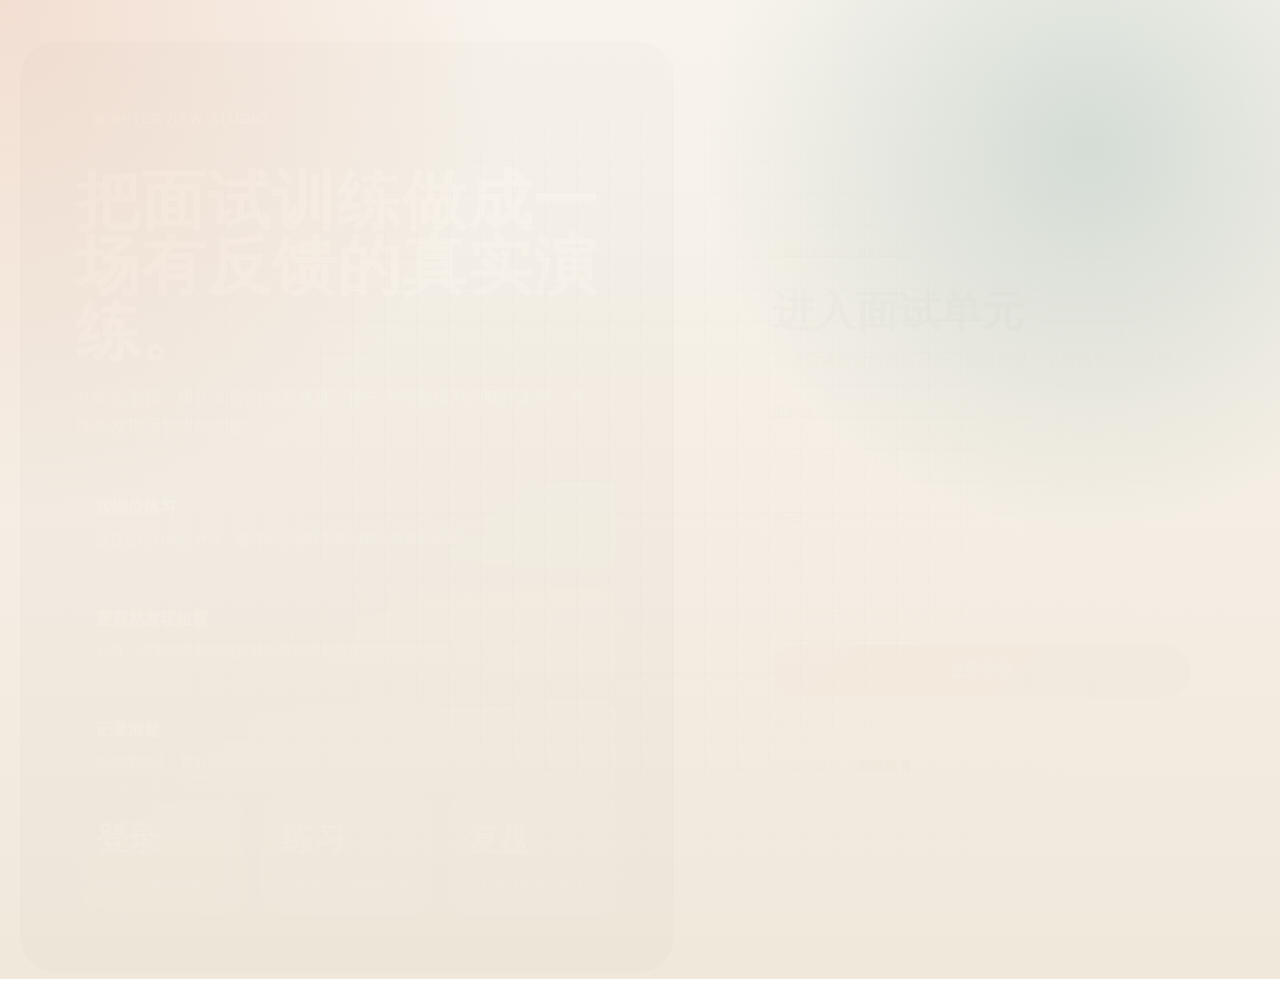
<file: frontend/interview.html>
<!DOCTYPE html>
<html lang="zh-CN">
<head>
    <meta charset="UTF-8">
    <meta name="viewport" content="width=device-width, initial-scale=1.0">
    <title>面试单元 - AI 面试</title>
    <link rel="stylesheet" href="css/style.css">
    <style>
        * { margin: 0; padding: 0; box-sizing: border-box; }
        body {
            font-family: "Avenir Next", "PingFang SC", "Microsoft YaHei", sans-serif;
            color: #18201d;
            background:
                radial-gradient(circle at top left, rgba(216, 111, 69, 0.16), transparent 28%),
                radial-gradient(circle at 85% 10%, rgba(31, 109, 103, 0.16), transparent 24%),
                linear-gradient(180deg, #f8f4ed 0%, #efe6d8 100%);
        }

        .interview-layout {
            min-height: 100vh;
            display: grid;
            grid-template-columns: minmax(0, 1.12fr) minmax(360px, 0.88fr);
            gap: 24px;
            padding: 20px;
        }

        .left-panel,
        .right-panel {
            border-radius: 32px;
            overflow: hidden;
            border: 1px solid rgba(255, 255, 255, 0.65);
            box-shadow: 0 24px 60px rgba(31, 37, 35, 0.12);
        }

        .left-panel {
            position: relative;
            display: flex;
            flex-direction: column;
            color: #fff8f2;
            background:
                radial-gradient(circle at 16% 18%, rgba(244, 182, 138, 0.24), transparent 24%),
                radial-gradient(circle at top right, rgba(113, 198, 190, 0.18), transparent 28%),
                linear-gradient(145deg, #18201d 0%, #1f4945 52%, #af4f28 120%);
        }

        .left-panel::before {
            content: "";
            position: absolute;
            inset: 0;
            background:
                linear-gradient(90deg, rgba(255, 255, 255, 0.06) 1px, transparent 1px),
                linear-gradient(rgba(255, 255, 255, 0.06) 1px, transparent 1px);
            background-size: 34px 34px;
            opacity: 0.28;
            pointer-events: none;
        }

        .right-panel {
            display: flex;
            flex-direction: column;
            overflow-y: auto;
            background: rgba(255, 250, 242, 0.84);
            backdrop-filter: blur(18px);
        }

        .header-bar {
            position: relative;
            z-index: 1;
            padding: 22px 26px 12px;
            display: flex;
            justify-content: space-between;
            align-items: flex-start;
            gap: 16px;
        }

        .header-bar h2 {
            font-family: "Noto Serif SC", "Source Han Serif SC", serif;
            font-size: 30px;
            line-height: 1.1;
            margin-bottom: 6px;
        }

        .header-info {
            color: rgba(255, 248, 242, 0.74);
            font-size: 14px;
        }

        .header-timer {
            min-width: 104px;
            padding: 10px 16px;
            border-radius: 999px;
            background: rgba(255, 255, 255, 0.12);
            backdrop-filter: blur(10px);
            border: 1px solid rgba(255, 255, 255, 0.2);
            text-align: center;
            font-size: 18px;
            font-weight: 800;
            letter-spacing: 0.04em;
        }

        .studio-kicker {
            display: inline-flex;
            align-items: center;
            gap: 10px;
            width: fit-content;
            padding: 8px 14px;
            border-radius: 999px;
            background: rgba(255, 255, 255, 0.1);
            font-size: 12px;
            letter-spacing: 0.08em;
            text-transform: uppercase;
        }

        .video-area {
            position: relative;
            z-index: 1;
            flex: 1;
            display: flex;
            flex-direction: column;
            justify-content: center;
            padding: 14px 26px 28px;
            gap: 20px;
        }

        .video-wrapper {
            position: relative;
            width: 100%;
            max-width: 680px;
            aspect-ratio: 4 / 3;
            margin: 0 auto;
            border-radius: 30px;
            overflow: hidden;
            background: rgba(0, 0, 0, 0.3);
            border: 1px solid rgba(255, 255, 255, 0.12);
            box-shadow: 0 24px 70px rgba(0, 0, 0, 0.28);
        }

        .video-wrapper video {
            width: 100%;
            height: 100%;
            object-fit: cover;
            transform: scaleX(-1);
        }

        .video-overlay {
            position: absolute;
            inset: 0;
            pointer-events: none;
            border: 3px solid transparent;
            border-radius: 30px;
            transition: all 0.3s;
        }

        .video-overlay.compliant { border-color: #6dd3a8; box-shadow: inset 0 0 0 1px rgba(109, 211, 168, 0.4), 0 0 28px rgba(109, 211, 168, 0.32); }
        .video-overlay.warning { border-color: #f6b15a; box-shadow: inset 0 0 0 1px rgba(246, 177, 90, 0.4), 0 0 28px rgba(246, 177, 90, 0.28); }
        .video-overlay.error { border-color: #e86f5d; box-shadow: inset 0 0 0 1px rgba(232, 111, 93, 0.4), 0 0 28px rgba(232, 111, 93, 0.3); }

        .recording-indicator,
        .emotion-display {
            backdrop-filter: blur(14px);
            background: rgba(20, 25, 24, 0.56);
            border: 1px solid rgba(255, 255, 255, 0.12);
        }

        .emotion-display {
            position: absolute;
            left: 50%;
            bottom: 16px;
            transform: translateX(-50%);
            min-width: 180px;
            padding: 10px 18px;
            border-radius: 20px;
            text-align: center;
        }

        .emotion-label { font-size: 11px; opacity: 0.68; margin-bottom: 3px; }
        .emotion-value { font-size: 17px; font-weight: 700; }

        .recording-indicator {
            position: absolute;
            top: 16px;
            right: 16px;
            padding: 10px 16px;
            border-radius: 999px;
            font-size: 13px;
            font-weight: 700;
            display: flex;
            align-items: center;
            gap: 8px;
        }

        .recording-dot {
            width: 10px;
            height: 10px;
            background: #fff8f2;
            border-radius: 50%;
            animation: rec-blink 1s infinite;
        }

        @keyframes rec-blink { 0%, 100% { opacity: 1; } 50% { opacity: 0.22; } }

        .camera-hints {
            display: grid;
            grid-template-columns: repeat(3, minmax(0, 1fr));
            gap: 12px;
            max-width: 680px;
            margin: 0 auto;
        }

        .camera-hint {
            padding: 14px 16px;
            border-radius: 20px;
            background: rgba(255, 255, 255, 0.1);
            border: 1px solid rgba(255, 255, 255, 0.08);
        }

        .camera-hint strong {
            display: block;
            margin-bottom: 4px;
            font-size: 14px;
        }

        .camera-hint span {
            color: rgba(255, 248, 242, 0.72);
            font-size: 12px;
            line-height: 1.5;
        }

        .question-section {
            padding: 28px 28px 18px;
            border-bottom: 1px solid rgba(24, 32, 29, 0.08);
        }

        .question-progress {
            display: flex;
            align-items: center;
            gap: 16px;
            margin-bottom: 18px;
        }

        .progress-dots {
            display: flex;
            gap: 8px;
            flex: 1;
        }

        .progress-dot {
            height: 8px;
            flex: 1;
            border-radius: 999px;
            background: rgba(24, 32, 29, 0.09);
            transition: all 0.3s;
        }

        .progress-dot.active { background: linear-gradient(90deg, #d86f45, #1f6d67); }
        .progress-dot.done { background: #6dd3a8; }

        .question-num {
            font-size: 14px;
            font-weight: 800;
            color: #af4f28;
            white-space: nowrap;
        }

        .question-card {
            padding: 24px;
            border-radius: 24px;
            background: rgba(255, 255, 255, 0.72);
            border: 1px solid rgba(24, 32, 29, 0.08);
        }

        .question-text {
            font-family: "Noto Serif SC", "Source Han Serif SC", serif;
            font-size: 26px;
            line-height: 1.45;
            color: #18201d;
        }

        .answer-section {
            flex: 1;
            display: flex;
            flex-direction: column;
            padding: 22px 28px;
        }

        .answer-header {
            display: flex;
            justify-content: space-between;
            align-items: center;
            margin-bottom: 14px;
            gap: 16px;
        }

        .answer-title {
            font-size: 15px;
            font-weight: 800;
            letter-spacing: 0.05em;
            text-transform: uppercase;
            color: #5d665f;
        }

        .mic-btn {
            width: 58px;
            height: 58px;
            border-radius: 50%;
            border: none;
            cursor: pointer;
            display: flex;
            align-items: center;
            justify-content: center;
            font-size: 22px;
            transition: all 0.3s;
            position: relative;
        }

        .mic-btn.idle { background: linear-gradient(135deg, #d86f45, #1f6d67); color: #fff8f2; box-shadow: 0 14px 28px rgba(175, 79, 40, 0.24); }
        .mic-btn.recording { background: linear-gradient(135deg, #db5f58, #b33e39); color: #fff8f2; animation: mic-pulse 1.5s infinite; }
        .mic-btn.paused { background: #f2a64d; color: #fff8f2; }

        @keyframes mic-pulse {
            0% { box-shadow: 0 0 0 0 rgba(219, 95, 88, 0.46); }
            70% { box-shadow: 0 0 0 18px rgba(219, 95, 88, 0); }
            100% { box-shadow: 0 0 0 0 rgba(219, 95, 88, 0); }
        }

        .transcript-box {
            flex: 1;
            min-height: 200px;
            width: 100%;
            padding: 18px 20px;
            resize: none;
            outline: none;
            border-radius: 22px;
            border: 1px solid rgba(24, 32, 29, 0.08);
            background: rgba(255, 255, 255, 0.68);
            font-size: 16px;
            line-height: 1.8;
            color: #18201d;
        }

        .transcript-box:focus {
            border-color: rgba(216, 111, 69, 0.38);
            background: #fffdf8;
            box-shadow: 0 0 0 5px rgba(216, 111, 69, 0.1);
        }

        .metrics-grid {
            display: grid;
            grid-template-columns: 1fr;
            gap: 12px;
            padding: 0 28px 20px;
        }

        .metric-card {
            padding: 18px;
            border-radius: 20px;
            background: rgba(255, 255, 255, 0.72);
            border: 1px solid rgba(24, 32, 29, 0.08);
        }

        .metric-label {
            color: #7d877f;
            font-size: 12px;
            text-transform: uppercase;
            letter-spacing: 0.08em;
            margin-bottom: 8px;
        }

        .metric-value { font-size: 28px; font-weight: 800; color: #1f6d67; }
        .metric-value.good { color: #2f8f5b; }
        .metric-value.warn { color: #d88c30; }
        .metric-value.bad { color: #cb4b4b; }

        .action-bar {
            display: flex;
            gap: 12px;
            padding: 0 28px 28px;
        }

        .action-btn {
            flex: 1;
            min-height: 54px;
            border: none;
            border-radius: 999px;
            font-size: 15px;
            font-weight: 800;
            cursor: pointer;
            transition: all 0.3s;
        }

        .action-btn.prev {
            background: rgba(24, 32, 29, 0.06);
            color: #18201d;
        }

        .action-btn.next {
            background: linear-gradient(135deg, #d86f45, #1f6d67);
            color: #fff8f2;
            box-shadow: 0 16px 34px rgba(175, 79, 40, 0.22);
        }

        .action-btn.submit {
            background: linear-gradient(135deg, #2f8f5b, #1f6d67);
            color: #fff8f2;
            box-shadow: 0 16px 34px rgba(31, 109, 103, 0.22);
        }

        .action-btn:disabled { opacity: 0.42; cursor: not-allowed; box-shadow: none; }

        .permission-screen {
            position: absolute;
            inset: 0;
            z-index: 10;
            display: flex;
            flex-direction: column;
            justify-content: center;
            padding: 56px;
            text-align: left;
            color: #fff8f2;
            background: transparent;
        }

        .permission-icon {
            width: 82px;
            height: 82px;
            display: flex;
            align-items: center;
            justify-content: center;
            border-radius: 24px;
            background: rgba(255, 255, 255, 0.1);
            font-size: 34px;
            margin-bottom: 24px;
        }

        .permission-screen h2 {
            font-family: "Noto Serif SC", "Source Han Serif SC", serif;
            font-size: clamp(38px, 4vw, 58px);
            line-height: 1.05;
            margin-bottom: 16px;
            max-width: 520px;
        }

        .permission-screen p {
            max-width: 560px;
            font-size: 16px;
            line-height: 1.8;
            color: rgba(255, 248, 242, 0.8);
            margin-bottom: 18px;
        }

        .start-btn {
            width: fit-content;
            min-height: 58px;
            padding: 0 30px;
            border: none;
            border-radius: 999px;
            background: #fff7ef;
            color: #18201d;
            font-size: 16px;
            font-weight: 800;
            cursor: pointer;
            transition: all 0.3s;
            box-shadow: 0 16px 34px rgba(0, 0, 0, 0.18);
        }

        .start-btn:hover { transform: translateY(-2px); }

        .prep-panel {
            padding: 34px 30px;
        }

        .prep-panel h3 {
            font-family: "Noto Serif SC", "Source Han Serif SC", serif;
            font-size: 34px;
            line-height: 1.15;
            margin-bottom: 12px;
        }

        .prep-panel > p {
            color: #5d665f;
            margin-bottom: 24px;
            line-height: 1.7;
        }

        .prep-grid {
            display: grid;
            gap: 14px;
        }

        .prep-item {
            padding: 18px 18px 18px 20px;
            border-radius: 22px;
            background: rgba(255, 255, 255, 0.72);
            border: 1px solid rgba(24, 32, 29, 0.08);
        }

        .prep-item strong {
            display: block;
            margin-bottom: 6px;
            font-size: 15px;
        }

        .prep-item span {
            color: #5d665f;
            font-size: 14px;
            line-height: 1.65;
        }

        .prep-score {
            margin-top: 18px;
            padding: 20px;
            border-radius: 24px;
            background: linear-gradient(135deg, rgba(216, 111, 69, 0.12), rgba(31, 109, 103, 0.12));
            border: 1px solid rgba(24, 32, 29, 0.08);
        }

        .prep-score h4 {
            margin-bottom: 10px;
            font-size: 15px;
        }

        .prep-score ul {
            padding-left: 18px;
            color: #5d665f;
            line-height: 1.8;
        }

        .report-container { padding: 34px 20px 48px; max-width: 1040px; margin: 0 auto; }
        .report-header { text-align: center; margin-bottom: 32px; }
        .report-header h1 {
            font-family: "Noto Serif SC", "Source Han Serif SC", serif;
            font-size: 42px;
            color: #18201d;
            margin-bottom: 12px;
        }
        .report-grade {
            display: inline-block;
            padding: 12px 24px;
            border-radius: 999px;
            font-size: 18px;
            font-weight: 800;
            color: #fff8f2;
            margin: 12px 0;
        }
        .grade-excellent { background: linear-gradient(135deg, #2f8f5b, #1f6d67); }
        .grade-good { background: linear-gradient(135deg, #1f6d67, #d86f45); }
        .grade-pass { background: linear-gradient(135deg, #d88c30, #d86f45); }
        .grade-improve { background: linear-gradient(135deg, #d86f45, #cb4b4b); }
        .grade-fail { background: linear-gradient(135deg, #cb4b4b, #8e2f2f); }
        .score-big { font-size: 72px; font-weight: 900; color: #af4f28; }

        .report-section {
            background: rgba(255, 250, 242, 0.84);
            backdrop-filter: blur(16px);
            border: 1px solid rgba(255, 255, 255, 0.68);
            border-radius: 28px;
            padding: 24px;
            margin-bottom: 20px;
            box-shadow: 0 18px 46px rgba(31, 37, 35, 0.08);
        }

        .report-section h3 {
            font-size: 18px;
            color: #18201d;
            margin-bottom: 18px;
            padding-bottom: 12px;
            border-bottom: 1px solid rgba(24, 32, 29, 0.08);
        }

        .dim-score-row { display: flex; align-items: center; margin-bottom: 14px; gap: 12px; }
        .dim-name { width: 180px; font-weight: 700; font-size: 14px; color: #5d665f; }
        .dim-bar { flex: 1; height: 28px; background: rgba(24, 32, 29, 0.08); border-radius: 999px; overflow: hidden; position: relative; }
        .dim-fill { height: 100%; border-radius: 999px; transition: width 1s ease; display: flex; align-items: center; justify-content: flex-end; padding-right: 12px; }
        .dim-fill.nv { background: linear-gradient(90deg, #d86f45, #eaa679); }
        .dim-fill.vb { background: linear-gradient(90deg, #1f6d67, #58a9a0); }
        .dim-fill.ct { background: linear-gradient(90deg, #8c5c3c, #d88c30); }
        .dim-score-val { font-size: 14px; font-weight: 800; color: #fff8f2; min-width: 42px; text-align: right; }

        .sub-dims { display: grid; grid-template-columns: repeat(3, 1fr); gap: 10px; margin-top: 12px; padding-left: 192px; }
        .sub-dim-item { background: rgba(255, 255, 255, 0.72); padding: 12px; border-radius: 16px; text-align: center; }
        .sub-dim-item .label { font-size: 11px; color: #7d877f; }
        .sub-dim-item .val { font-size: 20px; font-weight: 800; color: #1f6d67; margin-top: 4px; }

        .q-detail { border-left: 4px solid #d86f45; padding: 14px 16px; margin-bottom: 14px; background: rgba(255, 255, 255, 0.68); border-radius: 0 18px 18px 0; }
        .q-detail-q { font-size: 14px; font-weight: 700; color: #18201d; margin-bottom: 8px; }
        .q-detail-a { font-size: 13px; color: #5d665f; line-height: 1.7; }
        .q-score-badge { float: right; background: linear-gradient(135deg, #d86f45, #1f6d67); color: #fff8f2; padding: 5px 12px; border-radius: 999px; font-size: 12px; font-weight: 800; }

        .rec-box { background: rgba(47, 143, 91, 0.08); border: 1px solid rgba(47, 143, 91, 0.18); border-radius: 22px; padding: 22px; margin-bottom: 16px; }
        .rec-decision { font-size: 20px; font-weight: 800; margin-bottom: 10px; }
        .rec-reason { font-size: 14px; color: #5d665f; margin-bottom: 14px; line-height: 1.7; }
        .rec-list { list-style: none; }
        .rec-list li { padding: 6px 0 6px 22px; font-size: 14px; position: relative; color: #18201d; }
        .rec-list li::before { content: "•"; position: absolute; left: 0; color: #2f8f5b; font-weight: 900; }
        .rec-list.weak li::before { color: #d88c30; }

        .hidden { display: none !important; }

        @media (max-width: 1100px) {
            .interview-layout { grid-template-columns: 1fr; }
            .camera-hints { grid-template-columns: 1fr; }
        }

        @media (max-width: 720px) {
            .interview-layout { padding: 12px; gap: 14px; }
            .header-bar,
            .video-area,
            .question-section,
            .answer-section,
            .metrics-grid,
            .action-bar,
            .prep-panel,
            .permission-screen { padding-left: 18px; padding-right: 18px; }
            .header-bar { flex-direction: column; }
            .question-text { font-size: 22px; }
            .metrics-grid,
            .sub-dims { grid-template-columns: 1fr; padding-left: 0; }
            .action-bar { flex-direction: column; }
        }
    </style>
</head>
<body>

<div id="app">
    <div id="interview-view" class="interview-layout hidden">
        <div class="left-panel">
            <div class="header-bar">
                <div>
                    <div class="studio-kicker">Interview Mode</div>
                    <h2>模拟面试</h2>
                    <div class="header-info" id="header-job"></div>
                </div>
                <div class="header-timer" id="timer">00:00</div>
            </div>

            <div class="video-area">
                <div class="video-wrapper">
                    <video id="webcam" autoplay muted playsinline></video>
                    <div class="video-overlay" id="video-overlay"></div>

                    <div class="recording-indicator hidden" id="rec-indicator">
                        <span class="recording-dot"></span>
                        <span>录音中</span>
                    </div>
                </div>

                <div class="camera-hints">
                    <div class="camera-hint">
                        <strong>保持视线稳定</strong>
                        <span>把镜头当成面试官，回答时尽量直视前方。</span>
                    </div>
                    <div class="camera-hint">
                        <strong>让环境更干净</strong>
                        <span>避免背光和杂音，结束后会一起纳入表现分析。</span>
                    </div>
                    <div class="camera-hint">
                        <strong>回答先结构后细节</strong>
                        <span>先给结论，再补过程和案例，回答会更清楚。</span>
                    </div>
                </div>
            </div>
        </div>

        <div class="right-panel">
            <div class="question-section">
                <div class="question-progress">
                    <span class="question-num" id="q-num">问题 1/5</span>
                    <div class="progress-dots" id="progress-dots"></div>
                </div>
                <div class="question-card">
                    <div class="question-text" id="q-text">加载中...</div>
                </div>
            </div>

            <div class="answer-section">
                <div class="answer-header">
                    <span class="answer-title">你的回答</span>
                    <button class="mic-btn idle" id="mic-btn" title="点击开始录音">🎙</button>
                </div>
                <textarea class="transcript-box" id="answer-text" placeholder="点击麦克风开始回答，识别后的内容会显示在这里。" readonly></textarea>
            </div>

            <div class="metrics-grid">
                <div class="metric-card"><div class="metric-label">表达流畅</div><div class="metric-value" id="m-fluency">--</div></div>
            </div>

            <div class="action-bar">
                <button class="action-btn prev" id="btn-prev" disabled>上一题</button>
                <button class="action-btn next" id="btn-next">下一题</button>
                <button class="action-btn submit hidden" id="btn-submit">提交评分</button>
            </div>
        </div>
    </div>

    <div id="permission-view" class="interview-layout">
        <div class="left-panel">
            <div class="permission-screen">
                <div class="permission-icon">🎥</div>
                <h2>开始前，把这次面试准备成一次正式上场。</h2>
                <p>系统会结合摄像头、语音识别和文本理解，对你的表达状态、回答质量与面试表现做综合分析。现在这页也改成了真正的面试控制台，不再是单调的蓝底说明板。</p>
                <p style="font-size:14px;opacity:0.76;">建议在安静环境中进行，正对镜头，保持光线均匀，回答时尽量自然连贯。</p>
                <button class="start-btn" id="btn-start">开始面试</button>
            </div>
        </div>
        <div class="right-panel">
            <div class="prep-panel">
                <h3>面试须知</h3>
                <p>开始前先确认题量、答题方式和评分重点，避免做到一半才发现遗漏。</p>
                <div class="prep-grid">
                    <div class="prep-item">
                        <strong>镜头状态</strong>
                        <span>保持摄像头正对自己，面部尽量完整出现在画面中央。</span>
                    </div>
                    <div class="prep-item">
                        <strong>环境条件</strong>
                        <span>保证光线充足，避免背光和嘈杂环境，让识别更稳定。</span>
                    </div>
                    <div class="prep-item">
                        <strong>回答节奏</strong>
                        <span>先给结论，再补过程和案例，会比想到哪说到哪更有说服力。</span>
                    </div>
                    <div class="prep-item">
                        <strong>过程提醒</strong>
                        <span>系统会持续采集音视频数据，请尽量不要中途切换页面或离开画面。</span>
                    </div>
                </div>
                <div class="prep-score">
                    <h4>AI 评分重点</h4>
                    <ul>
                        <li>非语言表现：镜头状态、状态稳定度、交流感</li>
                        <li>语言表达：流畅度、清晰度、逻辑组织能力</li>
                        <li>作答内容：专业匹配度、深度、完整性</li>
                    </ul>
                </div>
            </div>
        </div>
    </div>

    <div id="report-view" style="display:none;min-height:100vh;">
        <nav class="navbar" style="position:sticky;top:0;z-index:100;">
            <a href="home.html" class="navbar-brand">面试单元</a>
            <ul class="navbar-nav">
                <li><a href="home.html" class="nav-link">首页</a></li>
                <li><a href="job_selection.html" class="nav-link">再次面试</a></li>
                <li><a href="history.html" class="nav-link">历史记录</a></li>
                <li><a href="#" onclick="logout()" class="nav-link">退出登录</a></li>
            </ul>
        </nav>
        <div class="report-container" id="report-content"></div>
    </div>
</div>

<script src="js/auth.js"></script>
<script>
const API = 'http://127.0.0.1:5000';
const BASE_QUESTIONS = [
    { question: '请做一个 1 分钟左右的自我介绍。', keywords: '自我介绍,经历,优势' },
    { question: '请分享一段最能代表你能力的项目或实习经历。', keywords: '项目,实习,职责,结果' },
    { question: '请解释一个你熟悉的数据结构、算法或核心技术概念。', keywords: '原理,场景,优缺点' },
    { question: '请详细说明你在项目中遇到过的一个难点，以及你是怎么解决的。', keywords: '难点,排查,解决,复盘' },
    { question: '当面对压力、分歧或时间紧任务时，你通常如何处理？', keywords: '压力,沟通,协作,应对' },
    { question: '如果现在是正式面试的最后阶段，你会反问面试官什么问题？', keywords: '反问,岗位,团队,成长' }
];

const EXTRA_QUESTIONS = {
    '前端开发': [
        '你会如何做前端性能优化？请说说真实项目中的做法。',
        '什么是 SPA？它的优缺点分别是什么？'
    ],
    '后端开发': [
        '请说明 RESTful API 设计时你最关注的原则。',
        '请解释数据库事务与 ACID，并举例说明。'
    ],
    '测试开发': [
        '请说明你会如何设计一个登录接口的测试用例。',
        '自动化测试适合覆盖哪些场景？'
    ],
    '算法工程师': [
        '请解释动态规划的基本思路。',
        '你如何评估一个分类模型的效果？'
    ],
    'AI工程师': [
        '请解释监督学习和无监督学习的差异。',
        '你如何评估一个模型是否真的有效？'
    ],
    '数据开发': [
        '请说明数仓分层通常怎么设计。',
        'SQL 调优可以从哪些方面入手？'
    ],
    '运维 / DevOps': [
        '请说明一次完整的 CI/CD 流程。',
        '线上服务 CPU 或内存异常升高时你会如何排查？'
    ],
    '网络安全': [
        '请解释 SQL 注入的原理和防范方式。',
        'XSS 和 CSRF 有什么区别？'
    ],
    '架构师': [
        '请解释分布式系统里你最关注的核心问题。',
        '你会如何权衡单体架构和微服务架构？'
    ]
};

let questions = [];
let answers = [];
let faceSnapshots = [];
let speechAnalysisList = [];
let currentIndex = 0;
let timerInterval = null;
let seconds = 0;
let cameraStream = null;
let faceLoopTimer = null;
let faceDetectFailCount = 0;
let lastFaceErrorMessage = '';
let isRecording = false;
let audioContext = null;
let recordingStream = null;
let sourceNode = null;
let processorNode = null;
let pcmChunks = [];
let liveRecognition = null;
let liveTranscriptFinal = '';
let liveTranscriptInterim = '';
let localFaceDetector = null;

window.onload = function () {
    checkLogin();
    const category = localStorage.getItem('selected_category');
    if (!category) {
        location.href = 'job_selection.html';
        return;
    }

    document.getElementById('header-job').textContent = category;
    document.getElementById('btn-start').onclick = startInterview;
    document.getElementById('mic-btn').onclick = toggleMic;
    document.getElementById('btn-prev').onclick = prevQuestion;
    document.getElementById('btn-next').onclick = nextQuestion;
    document.getElementById('btn-submit').onclick = submitInterview;
};

async function startInterview() {
    try {
        cameraStream = await navigator.mediaDevices.getUserMedia({
            video: { width: 640, height: 480 },
            audio: false
        });
        if ('FaceDetector' in window) {
            try {
                localFaceDetector = new FaceDetector({ fastMode: true, maxDetectedFaces: 3 });
            } catch (e) {
                localFaceDetector = null;
            }
        } else {
            localFaceDetector = null;
        }

        document.getElementById('webcam').srcObject = cameraStream;
        buildQuestions();
        renderProgressDots();
        showQuestion(0);

        document.getElementById('permission-view').classList.add('hidden');
        document.getElementById('interview-view').classList.remove('hidden');
        startTimer();
        startFaceCaptureLoop();
    } catch (error) {
        console.error('startInterview error:', error);
        alert(`无法启动面试，请检查摄像头权限：${error.message}`);
    }
}

function buildQuestions() {
    const category = localStorage.getItem('selected_category') || '';
    questions = [...BASE_QUESTIONS];

    const extra = EXTRA_QUESTIONS[category] || [];
    if (extra.length > 0) {
        const picked = [...extra].sort(() => Math.random() - 0.5).slice(0, 1);
        picked.forEach((question) => {
            questions.splice(3, 0, { question, keywords: '专业问题,场景,原理' });
        });
    }

    answers = new Array(questions.length).fill('');
    faceSnapshots = new Array(questions.length).fill(null);
    speechAnalysisList = new Array(questions.length).fill(null);
}

function renderProgressDots() {
    const container = document.getElementById('progress-dots');
    container.innerHTML = questions.map((_, index) => `<div class="progress-dot" id="dot-${index}"></div>`).join('');
}

function showQuestion(index) {
    currentIndex = index;
    document.getElementById('q-num').textContent = `问题 ${index + 1}/${questions.length}`;
    document.getElementById('q-text').textContent = questions[index].question;
    document.getElementById('answer-text').value = answers[index] || '';

    for (let i = 0; i < questions.length; i += 1) {
        const dot = document.getElementById(`dot-${i}`);
        dot.className = `progress-dot${i < index ? ' done' : i === index ? ' active' : ''}`;
    }

    document.getElementById('btn-prev').disabled = index === 0;
    document.getElementById('btn-next').classList.toggle('hidden', index === questions.length - 1);
    document.getElementById('btn-submit').classList.toggle('hidden', index !== questions.length - 1);
}

function prevQuestion() {
    if (isRecording) {
        stopRecording();
    }
    if (currentIndex > 0) {
        showQuestion(currentIndex - 1);
    }
}

function nextQuestion() {
    if (isRecording) {
        stopRecording();
    }
    if (currentIndex < questions.length - 1) {
        showQuestion(currentIndex + 1);
    }
}

function startTimer() {
    timerInterval = setInterval(() => {
        seconds += 1;
        const minutes = String(Math.floor(seconds / 60)).padStart(2, '0');
        const secs = String(seconds % 60).padStart(2, '0');
        document.getElementById('timer').textContent = `${minutes}:${secs}`;
    }, 1000);
}

function toggleMic() {
    if (isRecording) {
        stopRecording();
    } else {
        startRecording();
    }
}

async function startRecording() {
    try {
        recordingStream = await navigator.mediaDevices.getUserMedia({
            audio: {
                channelCount: 1,
                sampleRate: 16000,
                echoCancellation: true,
                noiseSuppression: true
            },
            video: false
        });

        audioContext = new (window.AudioContext || window.webkitAudioContext)({ sampleRate: 16000 });
        sourceNode = audioContext.createMediaStreamSource(recordingStream);
        processorNode = audioContext.createScriptProcessor(4096, 1, 1);
        pcmChunks = [];

        processorNode.onaudioprocess = (event) => {
            const inputData = event.inputBuffer.getChannelData(0);
            pcmChunks.push(new Float32Array(inputData));
        };

        sourceNode.connect(processorNode);
        processorNode.connect(audioContext.destination);

        isRecording = true;
        document.getElementById('mic-btn').className = 'mic-btn recording';
        document.getElementById('rec-indicator').classList.remove('hidden');
        document.getElementById('answer-text').value = '';
        startLiveTranscript();
        document.getElementById('answer-text').placeholder = '正在录音，结束后会自动送到科大讯飞识别。';
    } catch (error) {
        console.error('startRecording error:', error);
        alert(`无法开始录音，请检查麦克风权限：${error.message}`);
        cleanupRecording();
    }
}

async function stopRecording() {
    if (!isRecording) {
        return;
    }

    isRecording = false;
    const liveDraft = stopLiveTranscript();
    document.getElementById('mic-btn').className = 'mic-btn idle';
    document.getElementById('rec-indicator').classList.add('hidden');
    if (liveDraft) {
        document.getElementById('answer-text').value = `${liveDraft}\n\n(实时识别草稿，正在用讯飞结果校准...)`;
    }
    document.getElementById('answer-text').placeholder = '正在识别，请稍候...';

    const pcmBase64 = encodePcmChunksToBase64(pcmChunks);
    cleanupRecording();

    if (!pcmBase64) {
        alert('录音内容为空，请重新回答。');
        return;
    }

    await sendAudioToBackend(pcmBase64, liveDraft);
}

function cleanupRecording() {
    if (processorNode) {
        processorNode.disconnect();
        processorNode.onaudioprocess = null;
        processorNode = null;
    }

    if (sourceNode) {
        sourceNode.disconnect();
        sourceNode = null;
    }

    if (audioContext) {
        audioContext.close();
        audioContext = null;
    }

    if (recordingStream) {
        recordingStream.getTracks().forEach((track) => track.stop());
        recordingStream = null;
    }
}

function startLiveTranscript() {
    const Recognition = window.SpeechRecognition || window.webkitSpeechRecognition;
    if (!Recognition) return;

    liveTranscriptFinal = '';
    liveTranscriptInterim = '';
    liveRecognition = new Recognition();
    liveRecognition.lang = 'zh-CN';
    liveRecognition.continuous = true;
    liveRecognition.interimResults = true;

    liveRecognition.onresult = (event) => {
        let finalText = '';
        let interimText = '';
        for (let i = event.resultIndex; i < event.results.length; i += 1) {
            const chunk = event.results[i][0]?.transcript || '';
            if (event.results[i].isFinal) finalText += chunk;
            else interimText += chunk;
        }
        if (finalText) liveTranscriptFinal = `${liveTranscriptFinal}${finalText}`.trim();
        liveTranscriptInterim = interimText.trim();

        if (isRecording) {
            const merged = `${liveTranscriptFinal} ${liveTranscriptInterim}`.trim();
            if (merged) document.getElementById('answer-text').value = merged;
        }
    };

    liveRecognition.onerror = (event) => {
        console.warn('live recognition error:', event.error);
    };

    liveRecognition.onend = () => {
        if (isRecording && liveRecognition) {
            try { liveRecognition.start(); } catch (e) { console.warn('live recognition restart failed:', e); }
        }
    };

    try { liveRecognition.start(); } catch (e) { console.warn('live recognition start failed:', e); }
}

function stopLiveTranscript() {
    const merged = `${liveTranscriptFinal} ${liveTranscriptInterim}`.trim();
    if (liveRecognition) {
        liveRecognition.onend = null;
        try { liveRecognition.stop(); } catch (e) { console.warn('live recognition stop failed:', e); }
        liveRecognition = null;
    }
    liveTranscriptFinal = '';
    liveTranscriptInterim = '';
    return merged;
}

function encodePcmChunksToBase64(chunks) {
    if (!chunks.length) {
        return '';
    }

    let length = 0;
    chunks.forEach((chunk) => { length += chunk.length; });
    const merged = new Float32Array(length);
    let offset = 0;

    chunks.forEach((chunk) => {
        merged.set(chunk, offset);
        offset += chunk.length;
    });

    const pcm = new Int16Array(merged.length);
    for (let i = 0; i < merged.length; i += 1) {
        const sample = Math.max(-1, Math.min(1, merged[i]));
        pcm[i] = sample < 0 ? sample * 0x8000 : sample * 0x7fff;
    }

    const bytes = new Uint8Array(pcm.buffer);
    let binary = '';
    const chunkSize = 0x8000;
    for (let i = 0; i < bytes.length; i += chunkSize) {
        binary += String.fromCharCode(...bytes.subarray(i, i + chunkSize));
    }
    return btoa(binary);
}

function countFillerWordsInText(text) {
    if (!text) return 0;
    const matches = text.match(/(嗯|啊|呃|那个|这个|然后|就是|我想想|想一想)/g);
    return matches ? matches.length : 0;
}

function estimateStrictFluency(text) {
    const t = (text || '').trim();
    if (!t) return 0;
    const wordCount = t.replace(/\s+/g, '').length;
    const filler = countFillerWordsInText(t);
    const repeatPenalty = /(.)\1{2,}/.test(t) ? 12 : 0;
    const shortPenalty = Math.max(0, 22 - wordCount) * 2.4;
    let score = 78 - filler * 10 - repeatPenalty - shortPenalty;
    if (wordCount < 8) score -= 15;
    return Math.max(0, Math.min(100, Math.round(score)));
}

async function sendAudioToBackend(base64Audio, liveDraft = '') {
    try {
        document.getElementById('answer-text').value = '正在调用科大讯飞 ASR 识别...';

        const response = await fetch(`${API}/api/interview/asr`, {
            method: 'POST',
            headers: { 'Content-Type': 'application/json' },
            body: JSON.stringify({ audio: base64Audio })
        });

        const result = await response.json();
        if (!response.ok || !result.success || !result.text) {
            const detail = result.details ? ` | 详情: ${result.details}` : '';
            throw new Error((result.error || '科大讯飞语音识别失败') + detail);
        }

        answers[currentIndex] = result.text;
        document.getElementById('answer-text').value = result.text;

        if (result.analysis) {
            const strictFluency = estimateStrictFluency(result.text);
            const backendFluency = Number(result.analysis.fluency_score ?? strictFluency);
            const mergedFluency = Math.min(strictFluency, backendFluency);
            speechAnalysisList[currentIndex] = {
                ...result.analysis,
                filler_words: Math.max(Number(result.analysis.filler_words || 0), countFillerWordsInText(result.text)),
                word_count: Math.max(Number(result.analysis.word_count || 0), result.text.length),
                fluency_score: mergedFluency
            };
            updateFluencyMetric(mergedFluency);
        }

        await analyzeRecognizedText(result.text);
    } catch (error) {
        console.error('sendAudioToBackend error:', error);
        if (liveDraft) {
            answers[currentIndex] = liveDraft;
            document.getElementById('answer-text').value = liveDraft;
        } else {
            document.getElementById('answer-text').value = '';
        }
        alert(`语音识别失败：${error.message}`);
    }
}

async function analyzeRecognizedText(text) {
    try {
        const response = await fetch(`${API}/api/interview/analyze_text`, {
            method: 'POST',
            headers: { 'Content-Type': 'application/json' },
            body: JSON.stringify({
                text,
                question: questions[currentIndex].question,
                job_category: localStorage.getItem('selected_category')
            })
        });

        const result = await response.json();
        if (!response.ok || !result.success) {
            const detail = result.details ? ` | 详情: ${result.details}` : '';
            throw new Error((result.error || '文本分析失败') + detail);
        }

        const existing = speechAnalysisList[currentIndex] || {};
        const strictFluency = estimateStrictFluency(text);
        const modelFluency = Number(result.analysis?.fluency_score ?? strictFluency);
        const mergedFluency = Math.min(strictFluency, modelFluency);
        speechAnalysisList[currentIndex] = {
            ...existing,
            ...result.analysis,
            filler_words: Math.max(Number(existing.filler_words || 0), Number(result.analysis?.filler_words || 0), countFillerWordsInText(text)),
            word_count: Math.max(Number(existing.word_count || 0), Number(result.analysis?.word_count || 0), text.length),
            fluency_score: mergedFluency
        };
        updateFluencyMetric(mergedFluency);
    } catch (error) {
        console.error('analyzeRecognizedText error:', error);
        alert(`文本分析失败：${error.message}`);
    }
}

function updateFluencyMetric(score) {
    if (score === undefined || score === null) {
        return;
    }

    const element = document.getElementById('m-fluency');
    const value = Number(score);
    element.textContent = Math.round(value);
    element.className = `metric-value ${value >= 80 ? 'good' : value >= 60 ? 'warn' : 'bad'}`;
}

function buildLocalFaceResult(detectedFaces, frameWidth, frameHeight) {
    if (!Array.isArray(detectedFaces) || detectedFaces.length === 0) {
        return {
            success: true,
            face_detected: false,
            compliance_check: {
                is_compliant: false,
                face_coverage: 0,
                is_frontal: false,
                has_occlusion: false,
                lighting_ok: true,
                deductions: ['未检测到人脸']
            },
            expression_analysis: {
                confidence: 35,
                dominant_emotion: 'neutral',
                attention: 30,
                eye_gaze: { direction_x: 0 },
                head_pose: { yaw: 0, pitch: 0 }
            }
        };
    }

    const biggest = detectedFaces
        .map((f) => f.boundingBox)
        .filter(Boolean)
        .sort((a, b) => (b.width * b.height) - (a.width * a.height))[0];

    if (!biggest) {
        return buildLocalFaceResult([], frameWidth, frameHeight);
    }

    const areaPct = (biggest.width * biggest.height) / (frameWidth * frameHeight) * 100;
    const coverage = Math.max(0, Math.min(100, Math.round(areaPct * 3.5)));
    const cx = biggest.x + biggest.width / 2;
    const cy = biggest.y + biggest.height / 2;
    const centerDx = Math.abs(cx - frameWidth / 2) / frameWidth;
    const centerDy = Math.abs(cy - frameHeight / 2) / frameHeight;
    const aspect = biggest.width / Math.max(1, biggest.height);
    const isFrontal = aspect > 0.55 && aspect < 1.8 && centerDx < 0.28 && centerDy < 0.28;
    const isCompliant = coverage >= 45 && isFrontal;
    const attention = Math.max(30, Math.min(95, Math.round(95 - (centerDx + centerDy) * 120)));

    return {
        success: true,
        face_detected: true,
        compliance_check: {
            is_compliant: isCompliant,
            face_coverage: coverage,
            is_frontal: isFrontal,
            has_occlusion: false,
            lighting_ok: true,
            deductions: isCompliant ? [] : ['请将面部完整置于画面中央']
        },
        expression_analysis: {
            confidence: 70,
            dominant_emotion: 'neutral',
            attention,
            eye_gaze: { direction_x: 0 },
            head_pose: { yaw: 0, pitch: 0 }
        }
    };
}

function startFaceCaptureLoop() {
    const video = document.getElementById('webcam');
    const canvas = document.createElement('canvas');
    canvas.width = 320;
    canvas.height = 240;
    const ctx = canvas.getContext('2d');

    faceLoopTimer = setInterval(async () => {
        if (!video.videoWidth) {
            return;
        }

        try {
            ctx.drawImage(video, 0, 0, 320, 240);
            const image = canvas.toDataURL('image/jpeg', 0.75);
            let result = null;

            if (localFaceDetector) {
                const faces = await localFaceDetector.detect(canvas);
                result = buildLocalFaceResult(faces, canvas.width, canvas.height);
            } else {
                const response = await fetch(`${API}/api/interview/face_detect`, {
                    method: 'POST',
                    headers: { 'Content-Type': 'application/json' },
                    body: JSON.stringify({ image })
                });

                const raw = await response.text();
                if (raw) {
                    try {
                        result = JSON.parse(raw);
                    } catch (e) {
                        result = null;
                    }
                }
                if (!response.ok || !result || result.success === false) {
                    const detail = result && result.details ? ` | 详情: ${result.details}` : '';
                    throw new Error((result && result.error) || `人脸检测暂不可用(${response.status})${detail}`);
                }
            }

            faceDetectFailCount = 0;
            lastFaceErrorMessage = '';
            faceSnapshots[currentIndex] = (result && typeof result === 'object') ? result : {};
            updateFaceUI(result);
        } catch (error) {
            faceDetectFailCount += 1;
            const msg = error?.message || '检测失败';

            // 避免相同错误在控制台无限刷屏
            if (msg !== lastFaceErrorMessage || faceDetectFailCount <= 2) {
                console.error('startFaceCaptureLoop error:', error);
                lastFaceErrorMessage = msg;
            }

            faceSnapshots[currentIndex] = {};
            document.getElementById('m-face').textContent = '--';
            document.getElementById('m-face').className = 'metric-value warn';
            setFaceStatusWarning(`人脸检测异常：${msg}`);
        }
    }, 3000);
}

function updateFaceUI(data) {
    const overlay = document.getElementById('video-overlay');
    const dot = document.getElementById('status-dot');
    const statusText = document.getElementById('face-status-text');
    const metric = document.getElementById('m-face');

    const compliance = data.compliance_check || data.compliance || {};
    const coverage = Number(compliance.face_coverage || data.face_coverage || 0);
    const ok = compliance.is_compliant !== false && coverage >= 60;

    overlay.className = `video-overlay ${ok ? 'compliant' : 'warning'}`;
    dot.className = `status-dot ${ok ? 'green' : 'yellow'}`;
    statusText.textContent = ok ? '状态正常' : '请调整镜头';
    metric.textContent = `${Math.round(coverage)}%`;
    metric.className = `metric-value ${coverage >= 80 ? 'good' : coverage >= 60 ? 'warn' : 'bad'}`;
}

function setFaceStatusWarning(message) {
    const overlay = document.getElementById('video-overlay');
    const dot = document.getElementById('status-dot');
    const statusText = document.getElementById('face-status-text');
    overlay.className = 'video-overlay warning';
    dot.className = 'status-dot yellow';
    statusText.textContent = message || '检测失败';
}

async function submitInterview() {
    if (isRecording) {
        await stopRecording();
    }

    clearInterval(timerInterval);
    clearInterval(faceLoopTimer);

    if (cameraStream) {
        cameraStream.getTracks().forEach((track) => track.stop());
        cameraStream = null;
    }

    document.getElementById('interview-view').classList.add('hidden');
    document.body.insertAdjacentHTML(
        'beforeend',
        '<div id="submitting-overlay" style="position:fixed;inset:0;background:rgba(24,32,29,0.72);display:flex;align-items:center;justify-content:center;z-index:9999;color:#fff8f2;font-size:20px;"><div>正在生成面试报告，请稍候...</div></div>'
    );

    try {
        const normalizedSpeechList = speechAnalysisList.map((item, index) => {
            const answerText = answers[index] || '';
            const strictFluency = estimateStrictFluency(answerText);
            const merged = item && typeof item === 'object' ? { ...item } : {};
            merged.filler_words = Math.max(Number(merged.filler_words || 0), countFillerWordsInText(answerText));
            merged.word_count = Math.max(Number(merged.word_count || 0), answerText.length);
            merged.fluency_score = Math.min(Number(merged.fluency_score ?? strictFluency), strictFluency);
            return { analysis: merged };
        });

        const response = await fetch(`${API}/api/interview/multimodal_score`, {
            method: 'POST',
            headers: { 'Content-Type': 'application/json' },
            body: JSON.stringify({
                user_id: parseInt(localStorage.getItem('user_id'), 10),
                job_category: localStorage.getItem('selected_category'),
                questions,
                answers,
                face_snapshots: faceSnapshots.map((item) => (item && typeof item === 'object') ? item : {}),
                speech_analysis_list: normalizedSpeechList
            })
        });

        const data = await response.json();
        if (!response.ok || !data.report) {
            const detail = data.details ? ` | 详情: ${data.details}` : '';
            throw new Error((data.error || '提交评分失败') + detail);
        }

        showReport(data.report);
    } catch (error) {
        console.error('submitInterview error:', error);
        alert(`提交失败：${error.message}`);
        location.href = '/frontend/job_selection.html';
    } finally {
        document.getElementById('submitting-overlay')?.remove();
    }
}

function showReport(report) {
    document.getElementById('permission-view').classList.add('hidden');
    document.getElementById('interview-view').classList.add('hidden');
    document.getElementById('report-view').style.display = 'block';

    const overall = report.overall_result || {};
    const recommendation = report.recommendation || {};
    const summary = report.multimodal_analysis_summary || {};
    const details = report.question_details || [];
    const sections = report.dimension_scores || {};

    const gradeMap = {
        '优秀': 'excellent',
        '良好': 'good',
        '合格': 'pass',
        '待改进': 'improve',
        '不合格': 'fail'
    };

    const html = `
        <div class="report-header">
            <h1>AI 面试评分报告</h1>
            <div class="score-big">${overall.total_score ?? '--'}</div>
            <div class="report-grade ${gradeMap[overall.grade] || 'pass'}">${overall.grade || '待评估'} · ${overall.grade_description || ''}</div>
            <div style="color:#7d877f;margin-top:8px;font-size:14px;">${report.basic_info?.scoring_engine || '评分引擎'} | ${report.basic_info?.interview_date || ''}</div>
        </div>

        <div class="report-section">
            <h3>维度概览</h3>
            ${Object.entries(sections).map(([label, section], index) => renderDimRow(label, section, ['nv', 'vb', 'ct'][index] || 'nv')).join('')}
        </div>

        <div class="report-section">
            <h3>逐题表现</h3>
            ${details.map((item) => `
                <div class="q-detail">
                    <span class="q-score-badge">${item.得分 || '--'} 分</span>
                    <div class="q-detail-q">Q${item.序号 || ''}：${item.问题 || ''}</div>
                    <div class="q-detail-a">回答：${item.作答 || '未作答'}</div>
                </div>
            `).join('')}
        </div>

        <div class="report-section">
            <h3>多模态摘要</h3>
            <div style="display:grid;grid-template-columns:repeat(2,minmax(0,1fr));gap:12px;">
                ${Object.entries(summary).map(([key, value]) => `
                    <div style="padding:14px;background:rgba(255,255,255,0.72);border-radius:18px;text-align:center;">
                        <div style="font-size:12px;color:#7d877f;">${key}</div>
                        <div style="font-size:18px;font-weight:800;color:#1f6d67;margin-top:4px;">${value}</div>
                    </div>
                `).join('')}
            </div>
        </div>

        <div class="report-section">
            <h3>录用建议</h3>
            <div class="rec-box">
                <div class="rec-decision">建议：${recommendation.decision || '待定'}</div>
                <div class="rec-reason">${recommendation.reason || '暂无详细说明。'}</div>
                <strong style="display:block;margin:12px 0 6px;">优势亮点</strong>
                <ul class="rec-list">${(recommendation.strengths || []).map((item) => `<li>${item}</li>`).join('')}</ul>
                <strong style="display:block;margin:12px 0 6px;">待改进点</strong>
                <ul class="rec-list weak">${(recommendation.weaknesses || []).map((item) => `<li>${item}</li>`).join('')}</ul>
                <strong style="display:block;margin:12px 0 6px;">具体建议</strong>
                <ul class="rec-list">${(recommendation.suggestions || []).map((item) => `<li>${item}</li>`).join('')}</ul>
            </div>
        </div>

        <div style="text-align:center;padding:24px 0;">
            <button class="action-btn next" onclick="location.href='/frontend/job_selection.html'" style="width:200px;">再来一次</button>
            <button class="action-btn prev" onclick="location.href='/frontend/home.html'" style="width:200px;">返回首页</button>
        </div>
    `;

    document.getElementById('report-content').innerHTML = html;
}

function renderDimRow(label, data, type) {
    const score = Number(data?.score || data?.subtotal || 0);
    const sub = data?.sub_dimensions || data?.breakdown || {};
    return `
        <div style="margin-bottom:18px;">
            <div class="dim-score-row">
                <div class="dim-name">${label}</div>
                <div class="dim-bar">
                    <div class="dim-fill ${type}" style="width:${score}%"><span class="dim-score-val">${Math.round(score)}</span></div>
                </div>
                <div style="font-size:15px;font-weight:700;color:#333;">${Math.round(score)}</div>
            </div>
            ${Object.keys(sub).length ? `<div class="sub-dims">${Object.entries(sub).map(([key, value]) => `<div class="sub-dim-item"><div class="label">${key}</div><div class="val">${Math.round(Number(value) || 0)}</div></div>`).join('')}</div>` : ''}
        </div>
    `;
}

// ---- Runtime overrides for robustness and stricter scoring ----
function countFillerWordsInText(text) {
    const t = String(text || '');
    const fillerPattern = /(嗯|啊|呃|额|那个|这个|然后|就是|我想想|想一想|em+|uh+|um+)/giu;
    const matches = t.match(fillerPattern);
    return matches ? matches.length : 0;
}

function estimateStrictFluency(text) {
    const t = String(text || '').trim();
    if (!t) return 0;
    const compact = t.replace(/\s+/g, '');
    const length = compact.length;
    const filler = countFillerWordsInText(compact);
    const repeatedChars = /(.)\1{2,}/u.test(compact) ? 1 : 0;
    const repeatedShortPhrase = /(.{1,6})\1{1,}/u.test(compact) ? 1 : 0;
    const shortPenalty = Math.max(0, 26 - length) * 2.3;
    const fillerPenalty = filler * 13;
    const repeatPenalty = repeatedChars * 16 + repeatedShortPhrase * 12;
    let score = 78 - shortPenalty - fillerPenalty - repeatPenalty;
    if (length < 10) score -= 18;
    return Math.max(0, Math.min(100, Math.round(score)));
}

function updateFaceUI(data) {
    const overlay = document.getElementById('video-overlay');
    const dot = document.getElementById('status-dot');
    const statusText = document.getElementById('face-status-text');
    const metric = document.getElementById('m-face');

    const compliance = (data && (data.compliance_check || data.compliance)) || {};
    let coverage = Number(compliance.face_coverage ?? data?.face_coverage ?? 0);
    const faceDetected = data?.face_detected !== false && coverage > 0;
    if (!Number.isFinite(coverage) || !faceDetected) coverage = 0;

    const ok = faceDetected && compliance.is_compliant !== false && coverage >= 60;
    overlay.className = `video-overlay ${ok ? 'compliant' : 'warning'}`;
    dot.className = `status-dot ${ok ? 'green' : 'yellow'}`;
    statusText.textContent = ok ? '状态正常' : (faceDetected ? '请调整镜头' : '未检测到人脸');
    metric.textContent = `${Math.round(coverage)}%`;
    metric.className = `metric-value ${coverage >= 80 ? 'good' : coverage >= 60 ? 'warn' : 'bad'}`;
}

async function sendAudioToBackend(base64Audio, liveDraft = '') {
    try {
        document.getElementById('answer-text').value = '正在调用科大讯飞 ASR 识别...';
        const response = await fetch(`${API}/api/interview/asr`, {
            method: 'POST',
            headers: { 'Content-Type': 'application/json' },
            body: JSON.stringify({ audio: base64Audio })
        });

        const raw = await response.text();
        let result = {};
        try {
            result = raw ? JSON.parse(raw) : {};
        } catch {
            throw new Error(`ASR 返回非JSON(${response.status})`);
        }

        if (!response.ok || !result.success) {
            const detail = result.details ? ` | 详情: ${result.details}` : '';
            throw new Error((result.error || '科大讯飞语音识别失败') + detail);
        }

        const recognizedText = String(result.text || '').trim();
        if (!recognizedText) {
            if (liveDraft) {
                answers[currentIndex] = liveDraft;
                document.getElementById('answer-text').value = liveDraft;
                const strictFluency = estimateStrictFluency(liveDraft);
                speechAnalysisList[currentIndex] = {
                    ...(speechAnalysisList[currentIndex] || {}),
                    fluency_score: strictFluency,
                    filler_words: countFillerWordsInText(liveDraft),
                    word_count: liveDraft.length
                };
                updateFluencyMetric(strictFluency);
                await analyzeRecognizedText(liveDraft);
                return;
            }
            throw new Error(result.warning || '未识别到有效语音，请重试');
        }

        answers[currentIndex] = recognizedText;
        document.getElementById('answer-text').value = recognizedText;
        const strictFluency = estimateStrictFluency(recognizedText);
        const backendFluency = Number(result.analysis?.fluency_score ?? strictFluency);
        const mergedFluency = Math.min(strictFluency, backendFluency);
        speechAnalysisList[currentIndex] = {
            ...(result.analysis || {}),
            fluency_score: mergedFluency,
            filler_words: Math.max(Number(result.analysis?.filler_words || 0), countFillerWordsInText(recognizedText)),
            word_count: Math.max(Number(result.analysis?.word_count || 0), recognizedText.length)
        };
        updateFluencyMetric(mergedFluency);
        await analyzeRecognizedText(recognizedText);
    } catch (error) {
        console.error('sendAudioToBackend override error:', error);
        if (liveDraft) {
            answers[currentIndex] = liveDraft;
            document.getElementById('answer-text').value = liveDraft;
        } else {
            document.getElementById('answer-text').value = '';
        }
        alert(`语音识别失败：${error.message}`);
    }
}
// Final override: do not interrupt flow when backend ASR fails but live draft exists.
async function sendAudioToBackend(base64Audio, liveDraft = '') {
    try {
        document.getElementById('answer-text').value = '正在调用科大讯飞 ASR 识别...';
        const response = await fetch(`${API}/api/interview/asr`, {
            method: 'POST',
            headers: { 'Content-Type': 'application/json' },
            body: JSON.stringify({ audio: base64Audio })
        });
        const raw = await response.text();
        let result = {};
        try {
            result = raw ? JSON.parse(raw) : {};
        } catch {
            throw new Error(`ASR 返回非JSON(${response.status})`);
        }
        if (!response.ok || !result.success) {
            const detail = result.details ? ` | 详情: ${result.details}` : '';
            throw new Error((result.error || '科大讯飞语音识别失败') + detail);
        }

        const recognizedText = String(result.text || '').trim();
        if (!recognizedText) {
            if (!liveDraft) throw new Error(result.warning || '未识别到有效语音，请重试');
            answers[currentIndex] = liveDraft;
            document.getElementById('answer-text').value = liveDraft;
            const strictFluency = estimateStrictFluency(liveDraft);
            speechAnalysisList[currentIndex] = {
                ...(speechAnalysisList[currentIndex] || {}),
                fluency_score: strictFluency,
                filler_words: countFillerWordsInText(liveDraft),
                word_count: liveDraft.length
            };
            updateFluencyMetric(strictFluency);
            await analyzeRecognizedText(liveDraft);
            return;
        }

        answers[currentIndex] = recognizedText;
        document.getElementById('answer-text').value = recognizedText;
        const strictFluency = estimateStrictFluency(recognizedText);
        const backendFluency = Number(result.analysis?.fluency_score ?? strictFluency);
        const mergedFluency = Math.min(strictFluency, backendFluency);
        speechAnalysisList[currentIndex] = {
            ...(result.analysis || {}),
            fluency_score: mergedFluency,
            filler_words: Math.max(Number(result.analysis?.filler_words || 0), countFillerWordsInText(recognizedText)),
            word_count: Math.max(Number(result.analysis?.word_count || 0), recognizedText.length)
        };
        updateFluencyMetric(mergedFluency);
        await analyzeRecognizedText(recognizedText);
    } catch (error) {
        console.error('sendAudioToBackend final override error:', error);
        if (liveDraft) {
            answers[currentIndex] = liveDraft;
            document.getElementById('answer-text').value = liveDraft;
            return;
        }
        document.getElementById('answer-text').value = '';
        alert(`语音识别失败：${error.message}`);
    }
}

function refreshMetricsForCurrentQuestion() {
    const fluencyMetric = document.getElementById('m-fluency');

    const faceData = faceSnapshots[currentIndex];
    if (faceData && typeof faceData === 'object') {
        updateFaceUI(faceData);
    }

    const speech = speechAnalysisList[currentIndex];
    if (speech && speech.fluency_score !== undefined && speech.fluency_score !== null) {
        updateFluencyMetric(speech.fluency_score);
    } else {
        fluencyMetric.textContent = '--';
        fluencyMetric.className = 'metric-value';
    }
}

function showQuestion(index) {
    currentIndex = index;
    document.getElementById('q-num').textContent = `问题 ${index + 1}/${questions.length}`;
    document.getElementById('q-text').textContent = questions[index].question;
    document.getElementById('answer-text').value = answers[index] || '';

    for (let i = 0; i < questions.length; i += 1) {
        const dot = document.getElementById(`dot-${i}`);
        dot.className = `progress-dot${i < index ? ' done' : i === index ? ' active' : ''}`;
    }

    document.getElementById('btn-prev').disabled = index === 0;
    document.getElementById('btn-next').classList.toggle('hidden', index === questions.length - 1);
    document.getElementById('btn-submit').classList.toggle('hidden', index !== questions.length - 1);
    refreshMetricsForCurrentQuestion();
}

function updateFaceUI(data) {
    const overlay = document.getElementById('video-overlay');
    const dot = document.getElementById('status-dot');
    const statusText = document.getElementById('face-status-text');
    const metric = document.getElementById('m-face');

    const compliance = (data && (data.compliance_check || data.compliance)) || {};
    const faceDetected = data?.face_detected !== false;
    let coverage = Number(compliance.face_coverage ?? data?.face_coverage ?? 0);
    if (!Number.isFinite(coverage) || coverage < 0) coverage = 0;
    if (!faceDetected) coverage = 0;

    const ok = faceDetected && compliance.is_compliant !== false && coverage >= 60;
    overlay.className = `video-overlay ${ok ? 'compliant' : 'warning'}`;
    dot.className = `status-dot ${ok ? 'green' : 'yellow'}`;
    statusText.textContent = ok ? '状态正常' : (faceDetected ? '请调整镜头' : '未检测到人脸');
    metric.textContent = `${Math.round(coverage)}%`;
    metric.className = `metric-value ${coverage >= 80 ? 'good' : coverage >= 60 ? 'warn' : 'bad'}`;
}

function startFaceCaptureLoop() {
    const video = document.getElementById('webcam');
    const canvas = document.createElement('canvas');
    canvas.width = 320;
    canvas.height = 240;
    const ctx = canvas.getContext('2d');

    if (faceLoopTimer) clearInterval(faceLoopTimer);
    faceLoopTimer = setInterval(async () => {
        if (!video.videoWidth) return;

        try {
            ctx.drawImage(video, 0, 0, 320, 240);
            const image = canvas.toDataURL('image/jpeg', 0.75);
            let result = null;

            // 优先后端检测（更稳定），本地 FaceDetector 只做兜底
            try {
                const response = await fetch(`${API}/api/interview/face_detect`, {
                    method: 'POST',
                    headers: { 'Content-Type': 'application/json' },
                    body: JSON.stringify({ image })
                });
                const raw = await response.text();
                result = raw ? JSON.parse(raw) : null;
                if (!response.ok || !result || result.success === false) {
                    throw new Error((result && result.error) || `face_detect ${response.status}`);
                }
            } catch (backendError) {
                if (localFaceDetector) {
                    const faces = await localFaceDetector.detect(canvas);
                    result = buildLocalFaceResult(faces, canvas.width, canvas.height);
                } else {
                    throw backendError;
                }
            }

            faceDetectFailCount = 0;
            lastFaceErrorMessage = '';
            faceSnapshots[currentIndex] = (result && typeof result === 'object') ? result : {};
            updateFaceUI(faceSnapshots[currentIndex]);
        } catch (error) {
            faceDetectFailCount += 1;
            const msg = error?.message || '检测失败';
            if (msg !== lastFaceErrorMessage || faceDetectFailCount <= 2) {
                console.error('startFaceCaptureLoop final override error:', error);
                lastFaceErrorMessage = msg;
            }
            faceSnapshots[currentIndex] = {
                success: true,
                face_detected: false,
                compliance_check: { is_compliant: false, face_coverage: 0 }
            };
            updateFaceUI(faceSnapshots[currentIndex]);
            setFaceStatusWarning(`人脸检测异常：${msg}`);
        }
    }, 2000);
}

async function analyzeRecognizedText(text, questionIndex = currentIndex) {
    try {
        const response = await fetch(`${API}/api/interview/analyze_text`, {
            method: 'POST',
            headers: { 'Content-Type': 'application/json' },
            body: JSON.stringify({
                text,
                question: questions[questionIndex]?.question || '',
                job_category: localStorage.getItem('selected_category')
            })
        });

        const result = await response.json();
        if (!response.ok || !result.success) {
            const detail = result.details ? ` | 详情: ${result.details}` : '';
            throw new Error((result.error || '文本分析失败') + detail);
        }

        const existing = speechAnalysisList[questionIndex] || {};
        const strictFluency = estimateStrictFluency(text);
        const modelFluency = Number(result.analysis?.fluency_score ?? strictFluency);
        const mergedFluency = Math.min(strictFluency, modelFluency);
        speechAnalysisList[questionIndex] = {
            ...existing,
            ...result.analysis,
            filler_words: Math.max(
                Number(existing.filler_words || 0),
                Number(result.analysis?.filler_words || 0),
                countFillerWordsInText(text)
            ),
            word_count: Math.max(
                Number(existing.word_count || 0),
                Number(result.analysis?.word_count || 0),
                text.length
            ),
            fluency_score: mergedFluency
        };

        if (questionIndex === currentIndex) {
            updateFluencyMetric(mergedFluency);
        }
    } catch (error) {
        console.error('analyzeRecognizedText final override error:', error);
    }
}

async function sendAudioToBackend(base64Audio, liveDraft = '') {
    const answerIndex = currentIndex;
    try {
        document.getElementById('answer-text').value = '正在调用科大讯飞 ASR 识别...';
        const response = await fetch(`${API}/api/interview/asr`, {
            method: 'POST',
            headers: { 'Content-Type': 'application/json' },
            body: JSON.stringify({ audio: base64Audio })
        });
        const raw = await response.text();
        let result = {};
        try {
            result = raw ? JSON.parse(raw) : {};
        } catch {
            throw new Error(`ASR 返回非JSON(${response.status})`);
        }
        if (!response.ok || !result.success) {
            const detail = result.details ? ` | 详情: ${result.details}` : '';
            throw new Error((result.error || '科大讯飞语音识别失败') + detail);
        }

        const recognizedText = String(result.text || '').trim();
        if (!recognizedText) {
            if (!liveDraft) throw new Error(result.warning || '未识别到有效语音，请重试');
            answers[answerIndex] = liveDraft;
            if (answerIndex === currentIndex) {
                document.getElementById('answer-text').value = liveDraft;
            }
            const strictFluency = estimateStrictFluency(liveDraft);
            speechAnalysisList[answerIndex] = {
                ...(speechAnalysisList[answerIndex] || {}),
                fluency_score: strictFluency,
                filler_words: countFillerWordsInText(liveDraft),
                word_count: liveDraft.length
            };
            if (answerIndex === currentIndex) {
                updateFluencyMetric(strictFluency);
            }
            await analyzeRecognizedText(liveDraft, answerIndex);
            return;
        }

        answers[answerIndex] = recognizedText;
        if (answerIndex === currentIndex) {
            document.getElementById('answer-text').value = recognizedText;
        }
        const strictFluency = estimateStrictFluency(recognizedText);
        const backendFluency = Number(result.analysis?.fluency_score ?? strictFluency);
        const mergedFluency = Math.min(strictFluency, backendFluency);
        speechAnalysisList[answerIndex] = {
            ...(result.analysis || {}),
            fluency_score: mergedFluency,
            filler_words: Math.max(Number(result.analysis?.filler_words || 0), countFillerWordsInText(recognizedText)),
            word_count: Math.max(Number(result.analysis?.word_count || 0), recognizedText.length)
        };
        if (answerIndex === currentIndex) {
            updateFluencyMetric(mergedFluency);
        }
        await analyzeRecognizedText(recognizedText, answerIndex);
    } catch (error) {
        console.error('sendAudioToBackend index-safe override error:', error);
        if (liveDraft) {
            answers[answerIndex] = liveDraft;
            if (answerIndex === currentIndex) {
                document.getElementById('answer-text').value = liveDraft;
            }
            return;
        }
        if (answerIndex === currentIndex) {
            document.getElementById('answer-text').value = '';
            alert(`语音识别失败：${error.message}`);
        }
    }
}
// ---- Final hardening override (ASR UX + face score stability) ----
let _faceCoverageWindow = [];
let _faceCoverageSmoothed = 0;
let _faceDetectBusy = false;
let _lastFaceUpdateTs = 0;
let _noFaceStreak = 0;
let _stableNoFaceFrames = 0;
let _stableHitFrames = 0;
let _lastAcceptedCoverage = 0;

function _pushFaceCoverage(v) {
    const n = Number.isFinite(v) ? v : 0;
    _faceCoverageWindow.push(Math.max(0, Math.min(100, n)));
    if (_faceCoverageWindow.length > 2) _faceCoverageWindow.shift();
}

function _avgFaceCoverage() {
    if (!_faceCoverageWindow.length) return 0;
    const s = _faceCoverageWindow.reduce((a, b) => a + b, 0);
    return s / _faceCoverageWindow.length;
}

function _getResponsiveCoverage(rawCoverage, detected) {
    const avg = _avgFaceCoverage();
    const target = Math.max(0, Math.min(100, rawCoverage * 0.85 + avg * 0.15));

    if (!detected || rawCoverage <= 0) {
        // Drop almost immediately when face leaves frame.
        _faceCoverageSmoothed = _faceCoverageSmoothed * 0.10;
        return Math.round(_faceCoverageSmoothed);
    }

    // Asymmetric smoothing: drop very fast, rise fast.
    const alpha = target < _faceCoverageSmoothed ? 0.90 : 0.72;
    _faceCoverageSmoothed = _faceCoverageSmoothed + (target - _faceCoverageSmoothed) * alpha;
    return Math.round(Math.max(0, Math.min(100, _faceCoverageSmoothed)));
}

function refreshMetricsForCurrentQuestion() {
    const faceData = faceSnapshots[currentIndex];
    const speechData = speechAnalysisList[currentIndex];
    if (faceData && typeof faceData === 'object') {
        updateFaceUI(faceData);
    }

    if (speechData && speechData.fluency_score !== undefined && speechData.fluency_score !== null) {
        updateFluencyMetric(speechData.fluency_score);
    } else {
        const mFlu = document.getElementById('m-fluency');
        mFlu.textContent = '--';
        mFlu.className = 'metric-value';
    }
}

function showQuestion(index) {
    currentIndex = index;
    document.getElementById('q-num').textContent = `问题 ${index + 1}/${questions.length}`;
    document.getElementById('q-text').textContent = questions[index].question;
    document.getElementById('answer-text').value = answers[index] || '';
    for (let i = 0; i < questions.length; i += 1) {
        const dot = document.getElementById(`dot-${i}`);
        dot.className = `progress-dot${i < index ? ' done' : i === index ? ' active' : ''}`;
    }
    document.getElementById('btn-prev').disabled = index === 0;
    document.getElementById('btn-next').classList.toggle('hidden', index === questions.length - 1);
    document.getElementById('btn-submit').classList.toggle('hidden', index !== questions.length - 1);
    refreshMetricsForCurrentQuestion();
}

function updateFaceUI(data) {
    const overlay = document.getElementById('video-overlay');
    const dot = document.getElementById('status-dot');
    const statusText = document.getElementById('face-status-text');
    const metric = document.getElementById('m-face');

    const compliance = (data && (data.compliance_check || data.compliance)) || {};
    const source = data?.source || (data?.fallback ? 'fallback' : 'unknown');
    const detected = data?.face_detected !== false;
    let coverage = Number(compliance.face_coverage ?? data?.face_coverage ?? 0);
    if (!Number.isFinite(coverage) || !detected) coverage = 0;
    _pushFaceCoverage(coverage);
    const smoothCoverage = _getResponsiveCoverage(coverage, detected);

    const isFrontal = compliance.is_frontal !== false;
    const isCompliant = compliance.is_compliant !== false && detected;
    const ok = isCompliant && isFrontal && smoothCoverage >= 60;

    if (overlay) overlay.className = 'video-overlay';
    if (dot) dot.className = 'status-dot green';
    if (statusText) statusText.textContent = '';
    if (metric) {
        metric.textContent = `${smoothCoverage}%`;
        metric.className = `metric-value ${smoothCoverage >= 80 ? 'good' : smoothCoverage >= 60 ? 'warn' : 'bad'}`;
    }
}

function startFaceCaptureLoop() {
    const video = document.getElementById('webcam');
    const canvas = document.createElement('canvas');
    canvas.width = 320;
    canvas.height = 240;
    const ctx = canvas.getContext('2d');
    _faceCoverageWindow = [];
    _faceCoverageSmoothed = 0;
    _faceDetectBusy = false;

    if (faceLoopTimer) clearInterval(faceLoopTimer);
    faceLoopTimer = setInterval(async () => {
        if (_faceDetectBusy) return;
        if (!video.videoWidth) return;
        _faceDetectBusy = true;
        try {
            ctx.drawImage(video, 0, 0, 320, 240);
            const image = canvas.toDataURL('image/jpeg', 0.8);
            let result = null;

            try {
                const response = await fetch(`${API}/api/interview/face_detect`, {
                    method: 'POST',
                    headers: { 'Content-Type': 'application/json' },
                    body: JSON.stringify({ image })
                });
                const raw = await response.text();
                result = raw ? JSON.parse(raw) : null;
                if (!response.ok || !result) throw new Error(`face_detect ${response.status}`);
            } catch (backendErr) {
                if (localFaceDetector) {
                    const faces = await localFaceDetector.detect(canvas);
                    result = buildLocalFaceResult(faces, canvas.width, canvas.height);
                    result.source = result.source || 'browser_fallback';
                } else {
                    throw backendErr;
                }
            }

            if (result && typeof result === 'object') {
                faceDetectFailCount = 0;
                lastFaceErrorMessage = '';
                faceSnapshots[currentIndex] = result;
                updateFaceUI(result);
            } else {
                throw new Error('face result empty');
            }
        } catch (error) {
            faceDetectFailCount += 1;
            const msg = error?.message || '检测失败';
            if (msg !== lastFaceErrorMessage || faceDetectFailCount <= 2) {
                console.error('startFaceCaptureLoop stable override error:', error);
                lastFaceErrorMessage = msg;
            }
            const fail = {
                success: true,
                fallback: true,
                source: 'fallback',
                face_detected: false,
                compliance_check: { is_compliant: false, face_coverage: 0, is_frontal: false }
            };
            faceSnapshots[currentIndex] = fail;
            updateFaceUI(fail);
        } finally {
            _faceDetectBusy = false;
        }
    }, 800);
}

async function sendAudioToBackend(base64Audio, liveDraft = '') {
    const answerIndex = currentIndex;
    try {
        document.getElementById('answer-text').value = '正在调用科大讯飞 ASR 识别...';
        const response = await fetch(`${API}/api/interview/asr`, {
            method: 'POST',
            headers: { 'Content-Type': 'application/json' },
            body: JSON.stringify({ audio: base64Audio })
        });
        const raw = await response.text();
        let result = {};
        try {
            result = raw ? JSON.parse(raw) : {};
        } catch {
            throw new Error(`ASR 返回非JSON(${response.status})`);
        }

        if (!response.ok || !result.success) {
            const detail = result.details ? ` | 详情: ${result.details}` : '';
            throw new Error((result.error || '科大讯飞语音识别失败') + detail);
        }

        const recognizedText = String(result.text || '').trim();
        if (!recognizedText) {
            if (liveDraft) {
                answers[answerIndex] = liveDraft;
                const msg = `⚠ 讯飞未识别到有效语音，已保留实时草稿：\n\n${liveDraft}`;
                if (answerIndex === currentIndex) {
                    document.getElementById('answer-text').value = msg;
                }
                const strictFluency = estimateStrictFluency(liveDraft);
                speechAnalysisList[answerIndex] = {
                    ...(speechAnalysisList[answerIndex] || {}),
                    fluency_score: strictFluency,
                    filler_words: countFillerWordsInText(liveDraft),
                    word_count: liveDraft.length
                };
                if (answerIndex === currentIndex) updateFluencyMetric(strictFluency);
                await analyzeRecognizedText(liveDraft, answerIndex);
                return;
            }
            throw new Error(result.warning || '未识别到有效语音，请靠近麦克风并增大音量重试');
        }

        answers[answerIndex] = recognizedText;
        if (answerIndex === currentIndex) {
            document.getElementById('answer-text').value = recognizedText;
        }
        const strictFluency = estimateStrictFluency(recognizedText);
        const backendFluency = Number(result.analysis?.fluency_score ?? strictFluency);
        const mergedFluency = Math.min(strictFluency, backendFluency);
        speechAnalysisList[answerIndex] = {
            ...(result.analysis || {}),
            fluency_score: mergedFluency,
            filler_words: Math.max(Number(result.analysis?.filler_words || 0), countFillerWordsInText(recognizedText)),
            word_count: Math.max(Number(result.analysis?.word_count || 0), recognizedText.length)
        };
        if (answerIndex === currentIndex) updateFluencyMetric(mergedFluency);
        await analyzeRecognizedText(recognizedText, answerIndex);
    } catch (error) {
        console.error('sendAudioToBackend final-stable override error:', error);
        if (liveDraft) {
            answers[answerIndex] = liveDraft;
            if (answerIndex === currentIndex) {
                document.getElementById('answer-text').value = `⚠ ASR失败，已保留实时草稿：\n\n${liveDraft}`;
            }
            return;
        }
        if (answerIndex === currentIndex) {
            document.getElementById('answer-text').value = '';
            alert(`语音识别失败：${error.message}`);
        }
    }
}
// ---- Ultra responsive face loop override ----
function _getResponsiveCoverage(rawCoverage, detected) {
    const avg = _avgFaceCoverage();
    const target = Math.max(0, Math.min(100, rawCoverage * 0.92 + avg * 0.08));
    if (!detected || rawCoverage <= 0) {
        _faceCoverageSmoothed = _faceCoverageSmoothed * 0.04;
        return Math.round(_faceCoverageSmoothed);
    }
    const alpha = target < _faceCoverageSmoothed ? 0.92 : 0.82;
    _faceCoverageSmoothed = _faceCoverageSmoothed + (target - _faceCoverageSmoothed) * alpha;
    return Math.round(Math.max(0, Math.min(100, _faceCoverageSmoothed)));
}

function _renderFaceByCoverage(smoothCoverage, source, detected, isFrontal, isCompliant) {
    const overlay = document.getElementById('video-overlay');
    const dot = document.getElementById('status-dot');
    const statusText = document.getElementById('face-status-text');
    const metric = document.getElementById('m-face');
    if (overlay) overlay.className = 'video-overlay';
    if (dot) dot.className = 'status-dot green';
    if (statusText) statusText.textContent = '';
    if (metric) {
        metric.textContent = `${smoothCoverage}%`;
        metric.className = `metric-value ${smoothCoverage >= 80 ? 'good' : smoothCoverage >= 60 ? 'warn' : 'bad'}`;
    }
}

function updateFaceUI(data) {
    const compliance = (data && (data.compliance_check || data.compliance)) || {};
    const source = data?.source || (data?.fallback ? 'fallback' : 'unknown');
    let detected = data?.face_detected !== false;
    let coverage = Number(compliance.face_coverage ?? data?.face_coverage ?? 0);
    if (!Number.isFinite(coverage)) coverage = 0;

    if (!detected || coverage <= 0) {
        _noFaceStreak += 1;
        _stableNoFaceFrames += 1;
        _stableHitFrames = 0;
        // Tolerate several missed frames before declaring no-face.
        if (_stableNoFaceFrames <= 4 && _lastAcceptedCoverage > 0) {
            detected = true;
            coverage = _lastAcceptedCoverage;
        } else if (_noFaceStreak <= 2) {
            detected = true;
            coverage = Math.max(0, _faceCoverageSmoothed);
        } else {
            coverage = 0;
        }
    } else {
        _noFaceStreak = 0;
        _stableNoFaceFrames = 0;
        _stableHitFrames += 1;

        // Clamp sudden frame-to-frame jumps even when detected.
        if (_lastAcceptedCoverage > 0) {
            const diff = coverage - _lastAcceptedCoverage;
            if (Math.abs(diff) > 18) {
                coverage = _lastAcceptedCoverage + Math.sign(diff) * 12;
            }
        }
    }

    _pushFaceCoverage(coverage);
    const smoothCoverage = _getResponsiveCoverage(coverage, detected);
    const isFrontal = compliance.is_frontal !== false;
    const isCompliant = compliance.is_compliant !== false && detected;
    if (detected && smoothCoverage > 0) {
        _lastAcceptedCoverage = smoothCoverage;
    } else if (!detected && _stableNoFaceFrames > 4) {
        _lastAcceptedCoverage = 0;
    }
    _renderFaceByCoverage(smoothCoverage, source, detected, isFrontal, isCompliant);
}

function startFaceCaptureLoop() {
    const video = document.getElementById('webcam');
    const canvas = document.createElement('canvas');
    canvas.width = 256;
    canvas.height = 192;
    const ctx = canvas.getContext('2d');
    _faceCoverageWindow = [];
    _faceCoverageSmoothed = 0;
    _faceDetectBusy = false;
    _lastFaceUpdateTs = Date.now();
    _noFaceStreak = 0;
    _stableNoFaceFrames = 0;
    _stableHitFrames = 0;
    _lastAcceptedCoverage = 0;

    if (faceLoopTimer) clearInterval(faceLoopTimer);
    faceLoopTimer = setInterval(async () => {
        if (_faceDetectBusy) {
            // Do not aggressively decay while waiting backend; only decay if stale for long.
            const now = Date.now();
            if (now - _lastFaceUpdateTs > 1200) {
                _faceCoverageSmoothed = _faceCoverageSmoothed * 0.82;
                _renderFaceByCoverage(Math.round(_faceCoverageSmoothed), 'pending', _faceCoverageSmoothed > 1, true, _faceCoverageSmoothed >= 35);
            }
            return;
        }
        if (!video.videoWidth) return;
        _faceDetectBusy = true;
        try {
            ctx.drawImage(video, 0, 0, canvas.width, canvas.height);
            const image = canvas.toDataURL('image/jpeg', 0.65);
            let result = null;
            try {
                const response = await fetch(`${API}/api/interview/face_detect`, {
                    method: 'POST',
                    headers: { 'Content-Type': 'application/json' },
                    body: JSON.stringify({ image })
                });
                const raw = await response.text();
                result = raw ? JSON.parse(raw) : null;
                if (!response.ok || !result) throw new Error(`face_detect ${response.status}`);
            } catch (backendErr) {
                if (localFaceDetector) {
                    const faces = await localFaceDetector.detect(canvas);
                    result = buildLocalFaceResult(faces, canvas.width, canvas.height);
                    result.source = result.source || 'browser_fallback';
                } else {
                    throw backendErr;
                }
            }

            if (result && typeof result === 'object') {
                faceDetectFailCount = 0;
                lastFaceErrorMessage = '';
                faceSnapshots[currentIndex] = result;
                updateFaceUI(result);
                _lastFaceUpdateTs = Date.now();
            } else {
                throw new Error('face result empty');
            }
        } catch (error) {
            faceDetectFailCount += 1;
            const msg = error?.message || '检测失败';
            if (msg !== lastFaceErrorMessage || faceDetectFailCount <= 2) {
                console.error('startFaceCaptureLoop ultra override error:', error);
                lastFaceErrorMessage = msg;
            }
            const fail = {
                success: true,
                fallback: true,
                source: 'fallback',
                face_detected: false,
                compliance_check: { is_compliant: false, face_coverage: 0, is_frontal: false }
            };
            faceSnapshots[currentIndex] = fail;
            updateFaceUI(fail);
            _lastFaceUpdateTs = Date.now();
        } finally {
            _faceDetectBusy = false;
        }
    }, 300);
}

// ---- Stable face tracking override ----
let _faceLockedCoverage = 0;
let _faceLostFrames = 0;
let _faceSeenFrames = 0;

function _clampFaceStep(targetCoverage) {
    if (_faceLockedCoverage <= 0) {
        return Math.round(targetCoverage);
    }

    const diff = targetCoverage - _faceLockedCoverage;
    const maxRise = 8;
    const maxDrop = 5;
    const step = Math.max(-maxDrop, Math.min(maxRise, diff));
    return Math.round(Math.max(0, Math.min(100, _faceLockedCoverage + step)));
}

function updateFaceUI(data) {
    const compliance = (data && (data.compliance_check || data.compliance)) || {};
    const source = data?.source || (data?.fallback ? 'fallback' : 'unknown');
    const rawDetected = data?.face_detected !== false;
    let rawCoverage = Number(compliance.face_coverage ?? data?.face_coverage ?? 0);
    if (!Number.isFinite(rawCoverage)) rawCoverage = 0;

    const isFrontal = compliance.is_frontal !== false;
    const centerOffsetX = Number(data?.center_offset?.x ?? 0);
    const centerOffsetY = Number(data?.center_offset?.y ?? 0);
    const faceBox = data?.face_box || {};
    const frameSize = data?.frame_size || {};
    const boxX = Number(faceBox.x ?? 0);
    const boxY = Number(faceBox.y ?? 0);
    const boxW = Number(faceBox.w ?? 0);
    const boxH = Number(faceBox.h ?? 0);
    const frameW = Number(frameSize.w ?? 0);
    const frameH = Number(frameSize.h ?? 0);
    const touchesEdge = frameW > 0 && frameH > 0 && (
        boxX <= frameW * 0.08 ||
        boxY <= frameH * 0.06 ||
        (boxX + boxW) >= frameW * 0.92 ||
        (boxY + boxH) >= frameH * 0.94
    );

    if (touchesEdge) {
        rawCoverage = Math.min(rawCoverage, 24);
    }
    if (centerOffsetX > 0.30 || centerOffsetY > 0.30) {
        rawCoverage = Math.min(rawCoverage, 36);
    }

    const reallyDetected = rawDetected && rawCoverage > 0 && !touchesEdge;

    if (reallyDetected) {
        _faceLostFrames = 0;
        _faceSeenFrames += 1;

        // 原始人脸检测值容易抖动，这里只允许小步变化。
        let stabilized = _clampFaceStep(rawCoverage);
        if (_faceSeenFrames <= 2) {
            stabilized = Math.round((_faceLockedCoverage + rawCoverage) / (_faceLockedCoverage > 0 ? 2 : 1));
        }

        if (_faceLockedCoverage > 0 && Math.abs(rawCoverage - _faceLockedCoverage) <= 6) {
            stabilized = Math.round(_faceLockedCoverage * 0.78 + rawCoverage * 0.22);
        }

        _faceLockedCoverage = Math.max(0, Math.min(100, stabilized));
    } else {
        _faceLostFrames += 1;
        _faceSeenFrames = 0;

        // 短时丢帧先稳住，不要立刻掉分。
        if (_faceLostFrames <= 6 && _faceLockedCoverage > 0) {
            // keep
        } else if (_faceLostFrames <= 10 && _faceLockedCoverage > 0) {
            _faceLockedCoverage = Math.round(_faceLockedCoverage * 0.95);
        } else {
            _faceLockedCoverage = Math.round(_faceLockedCoverage * 0.78);
        }
    }

    const smoothCoverage = Math.max(0, Math.min(100, Math.round(_faceLockedCoverage)));
    const detected = smoothCoverage > 8;
    const isCompliant = compliance.is_compliant !== false && detected && isFrontal && smoothCoverage >= 42;
    _renderFaceByCoverage(smoothCoverage, source, detected, isFrontal, isCompliant);
}

function startFaceCaptureLoop() {
    const video = document.getElementById('webcam');
    const canvas = document.createElement('canvas');
    canvas.width = 256;
    canvas.height = 192;
    const ctx = canvas.getContext('2d');

    _faceCoverageWindow = [];
    _faceCoverageSmoothed = 0;
    _faceDetectBusy = false;
    _lastFaceUpdateTs = Date.now();
    _noFaceStreak = 0;
    _stableNoFaceFrames = 0;
    _stableHitFrames = 0;
    _lastAcceptedCoverage = 0;
    _faceLockedCoverage = 0;
    _faceLostFrames = 0;
    _faceSeenFrames = 0;

    if (faceLoopTimer) clearInterval(faceLoopTimer);
    faceLoopTimer = setInterval(async () => {
        if (_faceDetectBusy || !video.videoWidth) return;

        _faceDetectBusy = true;
        try {
            ctx.drawImage(video, 0, 0, canvas.width, canvas.height);
            const image = canvas.toDataURL('image/jpeg', 0.7);
            let result = null;

            try {
                const response = await fetch(`${API}/api/interview/face_detect`, {
                    method: 'POST',
                    headers: { 'Content-Type': 'application/json' },
                    body: JSON.stringify({ image })
                });
                const raw = await response.text();
                result = raw ? JSON.parse(raw) : null;
                if (!response.ok || !result) throw new Error(`face_detect ${response.status}`);
            } catch (backendErr) {
                if (localFaceDetector) {
                    const faces = await localFaceDetector.detect(canvas);
                    result = buildLocalFaceResult(faces, canvas.width, canvas.height);
                    result.source = result.source || 'browser_fallback';
                } else {
                    throw backendErr;
                }
            }

            if (!result || typeof result !== 'object') {
                throw new Error('face result empty');
            }

            faceDetectFailCount = 0;
            lastFaceErrorMessage = '';
            faceSnapshots[currentIndex] = result;
            updateFaceUI(result);
            _lastFaceUpdateTs = Date.now();
        } catch (error) {
            faceDetectFailCount += 1;
            const msg = error?.message || '检测失败';
            if (msg !== lastFaceErrorMessage || faceDetectFailCount <= 2) {
                console.error('startFaceCaptureLoop stable override error:', error);
                lastFaceErrorMessage = msg;
            }

            updateFaceUI({
                success: true,
                fallback: true,
                source: 'fallback',
                face_detected: false,
                compliance_check: { is_compliant: false, face_coverage: 0, is_frontal: false }
            });
            _lastFaceUpdateTs = Date.now();
        } finally {
            _faceDetectBusy = false;
        }
    }, 420);
}

// ---- Subject-aware face tracking override ----
function updateFaceUI(data) {
    const compliance = (data && (data.compliance_check || data.compliance)) || {};
    const source = data?.source || (data?.fallback ? 'fallback' : 'unknown');
    const rawDetected = data?.face_detected !== false;
    let rawCoverage = Number(compliance.face_coverage ?? data?.face_coverage ?? 0);
    if (!Number.isFinite(rawCoverage)) rawCoverage = 0;

    const faceBox = data?.face_box || {};
    const frameSize = data?.frame_size || {};
    const frameW = Number(frameSize.w ?? 0);
    const frameH = Number(frameSize.h ?? 0);
    const boxX = Number(faceBox.x ?? 0);
    const boxY = Number(faceBox.y ?? 0);
    const boxW = Number(faceBox.w ?? 0);
    const boxH = Number(faceBox.h ?? 0);
    const boxAreaPct = frameW > 0 && frameH > 0 ? (boxW * boxH) / (frameW * frameH) * 100 : 0;
    const centerOffsetX = Number(data?.center_offset?.x ?? 0);
    const centerOffsetY = Number(data?.center_offset?.y ?? 0);
    const isFrontal = compliance.is_frontal !== false;

    const touchesEdge = frameW > 0 && frameH > 0 && (
        boxX <= frameW * 0.06 ||
        boxY <= frameH * 0.05 ||
        (boxX + boxW) >= frameW * 0.94 ||
        (boxY + boxH) >= frameH * 0.95
    );

    const likelyBackgroundFace =
        boxAreaPct > 0 &&
        (boxAreaPct < 7.5 || centerOffsetY < 0.04 || boxY < frameH * 0.16);

    let reallyDetected = rawDetected && rawCoverage > 0 && !touchesEdge;

    if (touchesEdge) {
        rawCoverage = Math.min(rawCoverage, 12);
        reallyDetected = false;
    } else if (likelyBackgroundFace) {
        rawCoverage = Math.min(rawCoverage, 18);
        reallyDetected = false;
    } else if (centerOffsetX > 0.28 || centerOffsetY > 0.26) {
        rawCoverage = Math.min(rawCoverage, 34);
    }

    if (reallyDetected) {
        _faceLostFrames = 0;
        _faceSeenFrames += 1;

        let stabilized = _clampFaceStep(rawCoverage);
        if (_faceSeenFrames <= 2) {
            stabilized = Math.round((_faceLockedCoverage + rawCoverage) / (_faceLockedCoverage > 0 ? 2 : 1));
        }

        if (_faceLockedCoverage > 0) {
            const diff = rawCoverage - _faceLockedCoverage;
            if (diff < -18) {
                stabilized = Math.round(_faceLockedCoverage + diff * 0.72);
            } else if (Math.abs(diff) <= 6) {
                stabilized = Math.round(_faceLockedCoverage * 0.76 + rawCoverage * 0.24);
            }
        }

        _faceLockedCoverage = Math.max(0, Math.min(100, stabilized));
    } else {
        _faceLostFrames += 1;
        _faceSeenFrames = 0;

        // 主脸消失后快速掉分，不再长时间维持旧高分。
        if (_faceLostFrames <= 2 && _faceLockedCoverage > 0) {
            _faceLockedCoverage = Math.round(_faceLockedCoverage * 0.72);
        } else if (_faceLostFrames <= 5 && _faceLockedCoverage > 0) {
            _faceLockedCoverage = Math.round(_faceLockedCoverage * 0.52);
        } else {
            _faceLockedCoverage = Math.round(_faceLockedCoverage * 0.28);
        }
    }

    const smoothCoverage = Math.max(0, Math.min(100, Math.round(_faceLockedCoverage)));
    const detected = smoothCoverage > 8 && reallyDetected;
    const isCompliant = compliance.is_compliant !== false && detected && isFrontal && smoothCoverage >= 42;
    _renderFaceByCoverage(smoothCoverage, source, detected, isFrontal, isCompliant);
}
</script>
</body>
</html>
</file>
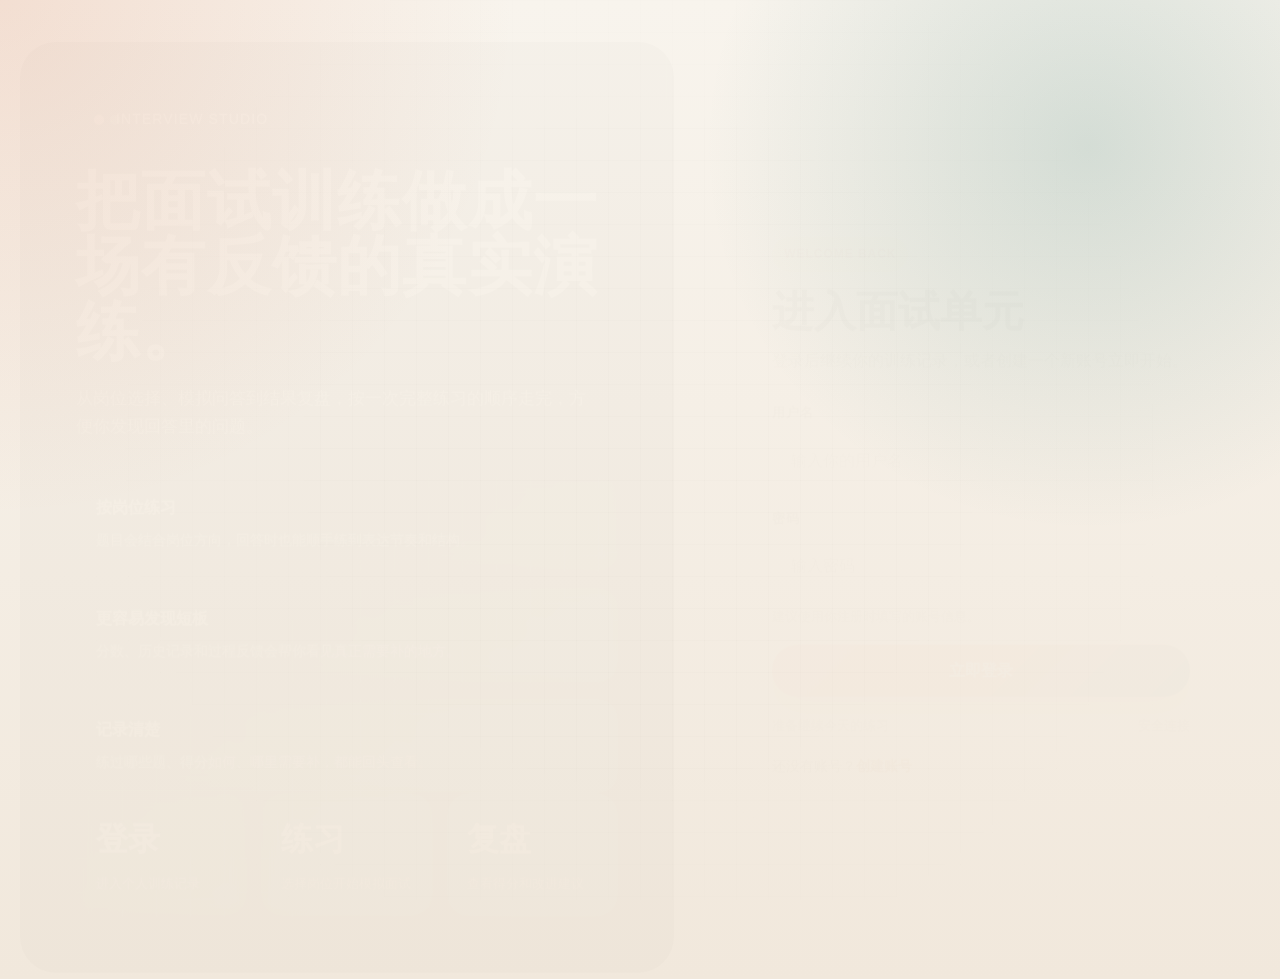
<file: frontend/job_selection.html>
<!DOCTYPE html>
<html lang="zh-CN">
<head>
    <meta charset="UTF-8">
    <meta name="viewport" content="width=device-width, initial-scale=1.0">
    <title>面试单元 - 选择岗位</title>
    <link rel="stylesheet" href="css/style.css">
    <style>
        .selection-shell {
            display: grid;
            grid-template-columns: minmax(0, 1.12fr) 320px;
            gap: 24px;
            margin-top: 18px;
        }

        .hero-panel,
        .category-panel,
        .side-panel,
        .job-card {
            background: var(--surface);
            backdrop-filter: blur(18px);
            border: 1px solid rgba(255, 255, 255, 0.64);
            border-radius: 30px;
            box-shadow: var(--shadow-sm);
        }

        .hero-panel,
        .category-panel,
        .side-panel {
            padding: 30px;
        }

        .hero-panel {
            position: relative;
            overflow: hidden;
        }

        .hero-panel::before {
            content: "";
            position: absolute;
            inset: 0;
            background:
                radial-gradient(circle at top right, rgba(216, 111, 69, 0.14), transparent 30%),
                radial-gradient(circle at 18% 18%, rgba(31, 109, 103, 0.12), transparent 24%);
            pointer-events: none;
        }

        .hero-panel > * {
            position: relative;
            z-index: 1;
        }

        .eyebrow {
            display: inline-flex;
            align-items: center;
            gap: 10px;
            padding: 8px 14px;
            border-radius: 999px;
            background: var(--accent-soft);
            color: var(--accent-deep);
            font-size: 12px;
            font-weight: 700;
            letter-spacing: 0.08em;
            text-transform: uppercase;
        }

        .hero-panel h1 {
            margin-top: 18px;
            font-family: "Noto Serif SC", "Source Han Serif SC", serif;
            font-size: clamp(36px, 5vw, 58px);
            line-height: 1.06;
            max-width: 740px;
        }

        .hero-panel p {
            margin-top: 14px;
            max-width: 640px;
            color: var(--text-muted);
            font-size: 16px;
        }

        .hero-pills {
            display: flex;
            flex-wrap: wrap;
            gap: 10px;
            margin-top: 22px;
        }

        .hero-pill {
            padding: 10px 14px;
            border-radius: 999px;
            background: rgba(255, 255, 255, 0.72);
            color: var(--text-muted);
            font-size: 13px;
            font-weight: 600;
        }

        .panel-head {
            display: flex;
            justify-content: space-between;
            align-items: center;
            gap: 12px;
            margin-bottom: 20px;
        }

        .panel-head h2 {
            font-size: 20px;
            font-weight: 700;
        }

        .panel-head span {
            color: var(--text-soft);
            font-size: 13px;
        }

        .job-categories {
            display: grid;
            grid-template-columns: repeat(auto-fit, minmax(230px, 1fr));
            gap: 16px;
        }

        .job-card {
            padding: 24px;
            cursor: pointer;
            transition: transform var(--transition), box-shadow var(--transition), border-color var(--transition), background-color var(--transition);
        }

        .job-card:hover {
            transform: translateY(-4px);
            box-shadow: var(--shadow-md);
        }

        .job-card.selected {
            border-color: rgba(216, 111, 69, 0.3);
            background:
                linear-gradient(135deg, rgba(216, 111, 69, 0.12), rgba(31, 109, 103, 0.12)),
                rgba(255, 250, 242, 0.88);
        }

        .job-icon {
            width: 52px;
            height: 52px;
            display: inline-flex;
            align-items: center;
            justify-content: center;
            border-radius: 18px;
            background: linear-gradient(135deg, rgba(216, 111, 69, 0.16), rgba(31, 109, 103, 0.16));
            font-size: 24px;
            margin-bottom: 18px;
        }

        .job-card h3 {
            font-size: 20px;
            margin-bottom: 8px;
        }

        .job-card p {
            color: var(--text-muted);
            font-size: 14px;
            line-height: 1.7;
        }

        .job-tag {
            display: inline-flex;
            align-items: center;
            margin-top: 16px;
            padding: 8px 12px;
            border-radius: 999px;
            background: rgba(255, 255, 255, 0.72);
            color: var(--text-soft);
            font-size: 12px;
            font-weight: 700;
            letter-spacing: 0.04em;
        }

        .side-panel {
            display: flex;
            flex-direction: column;
            gap: 18px;
            justify-content: space-between;
        }

        .username-chip {
            display: inline-flex;
            align-items: center;
            gap: 10px;
            width: fit-content;
            padding: 10px 14px;
            border-radius: 999px;
            background: rgba(31, 109, 103, 0.08);
            color: var(--accent-alt);
            font-weight: 700;
        }

        .selection-summary h3 {
            font-family: "Noto Serif SC", "Source Han Serif SC", serif;
            font-size: 28px;
            line-height: 1.2;
            margin-bottom: 12px;
        }

        .selection-summary p {
            color: var(--text-muted);
            line-height: 1.7;
        }

        .selection-list {
            display: grid;
            gap: 12px;
        }

        .selection-item {
            padding: 16px 18px;
            border-radius: 20px;
            background: rgba(255, 255, 255, 0.72);
        }

        .selection-item strong {
            display: block;
            margin-bottom: 4px;
            font-size: 15px;
        }

        .selection-item span {
            color: var(--text-muted);
            font-size: 13px;
            line-height: 1.65;
        }

        .selection-footer {
            padding-top: 8px;
        }

        .selection-status {
            margin-bottom: 14px;
            color: var(--text-soft);
            font-size: 13px;
        }

        .selection-status strong {
            color: var(--accent-deep);
        }

        .selection-footer .btn-primary {
            width: 100%;
        }

        .selection-footer .btn-primary:disabled {
            opacity: 0.42;
            cursor: not-allowed;
            transform: none;
            box-shadow: none;
        }

        @media (max-width: 980px) {
            .selection-shell {
                grid-template-columns: 1fr;
            }
        }

        @media (max-width: 720px) {
            .job-categories {
                grid-template-columns: 1fr;
            }

            .hero-panel,
            .category-panel,
            .side-panel {
                padding: 22px;
            }
        }
    </style>
</head>
<body>
    <div class="page-container">
        <nav class="navbar">
            <a href="home.html" class="navbar-brand">面试单元</a>
            <ul class="navbar-nav">
                <li><a href="home.html" class="nav-link">首页</a></li>
                <li><a href="job_selection.html" class="nav-link active">开始面试</a></li>
                <li><a href="question_bank.html" class="nav-link">题库</a></li>
                <li><a href="history.html" class="nav-link">历史记录</a></li>
                <li><a href="profile.html" class="nav-link">个人中心</a></li>
                <li><a href="#" class="nav-link" onclick="logout()">退出登录</a></li>
            </ul>
        </nav>

        <div class="content">
            <div class="selection-shell">
                <div>
                    <section class="hero-panel">
                        <div class="eyebrow">Interview Track</div>
                        <h1>先选岗位，再开始对应方向的面试练习。</h1>
                        <p>选择不同岗位后，系统会组合该方向更常见的问题，练习时不用自己临时筛题。</p>
                        <div class="hero-pills">
                            <span class="hero-pill">岗位定制题目</span>
                            <span class="hero-pill">多模态表现采集</span>
                            <span class="hero-pill">结构化评分报告</span>
                        </div>
                    </section>

                    <section class="category-panel">
                        <div class="panel-head">
                            <h2>选择岗位类别</h2>
                            <span>选中后即可开始</span>
                        </div>
                        <div class="job-categories" id="job-categories"></div>
                    </section>
                </div>

                <aside class="side-panel">
                    <div>
                        <div class="username-chip" id="username-chip">访客</div>
                        <div class="selection-summary" style="margin-top:18px;">
                            <h3>这次面试会围绕你的目标方向来出题。</h3>
                            <p>建议优先选择你最近正在投递或准备复习的岗位，这样报告会更有参考价值。</p>
                        </div>
                    </div>

                    <div class="selection-list">
                        <div class="selection-item">
                            <strong>更贴近实战</strong>
                            <span>同一套界面风格延续到岗位选择页，减少页面切换时的割裂感。</span>
                        </div>
                        <div class="selection-item">
                            <strong>题目更有针对性</strong>
                            <span>系统会在通用题基础上补一题岗位专项题，便于练到具体方向。</span>
                        </div>
                        <div class="selection-item">
                            <strong>准备更高效</strong>
                            <span>你也可以先去题库预热，再回来进入正式模拟。</span>
                        </div>
                    </div>

                    <div class="selection-footer">
                        <div class="selection-status" id="selection-status">当前未选择岗位</div>
                        <button class="btn-primary" id="start-interview-btn" disabled>开始面试</button>
                    </div>
                </aside>
            </div>
        </div>
    </div>

    <script src="js/auth.js"></script>
    <script>
        let selectedCategory = null;

        const categoryMeta = {
            '前端开发': { icon: '⌘', hint: '组件、性能、交互、工程化' },
            '后端开发': { icon: '◫', hint: '接口、数据库、并发、稳定性' },
            '测试开发': { icon: '◎', hint: '用例、自动化、质量、缺陷定位' },
            '算法工程师': { icon: '◇', hint: '数据结构、复杂度、建模、优化' },
            'AI工程师': { icon: '✦', hint: '模型、评估、数据与落地' },
            '数据开发': { icon: '▤', hint: '数仓、ETL、SQL、数据质量' },
            '运维 / DevOps': { icon: '⚙', hint: '部署、监控、CI/CD、稳定性' },
            '网络安全': { icon: '◈', hint: '攻防、漏洞、权限、安全加固' },
            '架构师': { icon: '▣', hint: '系统设计、扩展性、治理' }
        };

        window.onload = function () {
            checkLogin();
            const username = localStorage.getItem('username') || '访客';
            document.getElementById('username-chip').textContent = `当前账号 · ${username}`;
            loadJobCategories();
        };

        function loadJobCategories() {
            const categories = Object.keys(categoryMeta);
            const container = document.getElementById('job-categories');

            categories.forEach((category) => {
                const meta = categoryMeta[category];
                const card = document.createElement('div');
                card.className = 'job-card';
                card.dataset.category = category;
                card.innerHTML = `
                    <div class="job-icon">${meta.icon}</div>
                    <h3>${category}</h3>
                    <p>${meta.hint}</p>
                    <div class="job-tag">点击选择</div>
                `;
                card.addEventListener('click', () => selectCategory(category, card));
                container.appendChild(card);
            });
        }

        function selectCategory(category, card) {
            document.querySelectorAll('.job-card').forEach((element) => element.classList.remove('selected'));
            card.classList.add('selected');
            selectedCategory = category;
            document.getElementById('start-interview-btn').disabled = false;
            document.getElementById('selection-status').innerHTML = `当前已选择 <strong>${category}</strong>`;
        }

        document.getElementById('start-interview-btn').addEventListener('click', function () {
            if (!selectedCategory) return;
            localStorage.setItem('selected_category', selectedCategory);
            window.location.href = '/frontend/interview.html';
        });

        function logout() {
            localStorage.removeItem('user_id');
            localStorage.removeItem('username');
            window.location.href = '/frontend/index.html';
        }
    </script>
</body>
</html>
</file>
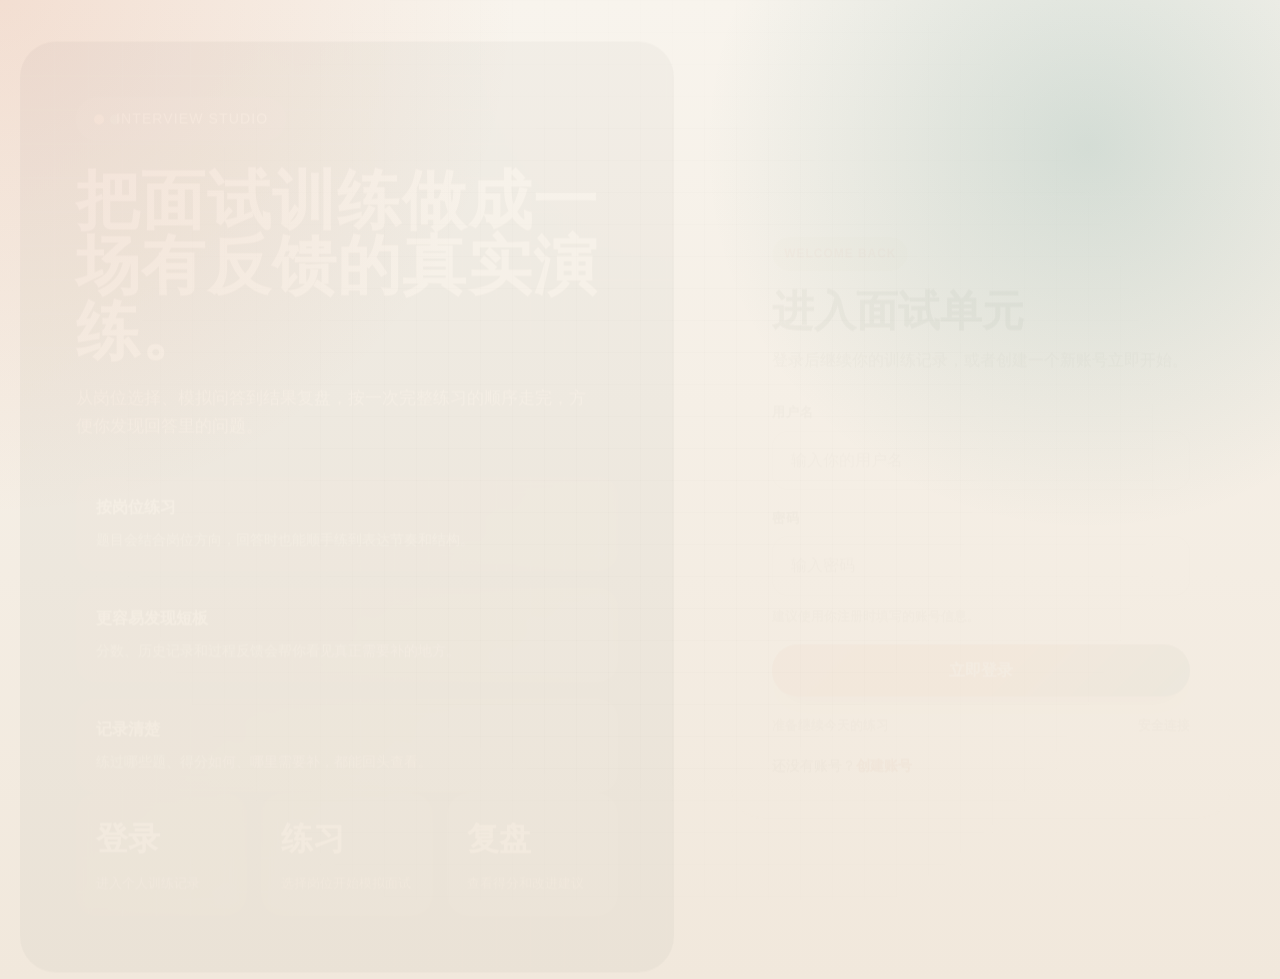
<file: frontend/profile.html>
<!DOCTYPE html>
<html lang="zh-CN">
<head>
    <meta charset="UTF-8">
    <meta name="viewport" content="width=device-width, initial-scale=1.0">
    <title>面试单元 - 个人中心</title>
    <link rel="stylesheet" href="css/style.css">
    <style>
        .profile-shell {
            display: grid;
            grid-template-columns: minmax(0, 1fr) 320px;
            gap: 24px;
            align-items: start;
            margin-top: 18px;
        }

        .profile-main {
            min-width: 0;
        }

        .profile-card,
        .stats-card,
        .side-panel {
            background: var(--surface);
            backdrop-filter: blur(18px);
            border: 1px solid rgba(255, 255, 255, 0.64);
            border-radius: 30px;
            box-shadow: var(--shadow-sm);
            padding: 30px;
        }

        .profile-card {
            position: relative;
            overflow: hidden;
        }

        .profile-card::before {
            content: "";
            position: absolute;
            inset: 0;
            background:
                radial-gradient(circle at top right, rgba(216, 111, 69, 0.14), transparent 30%),
                radial-gradient(circle at 15% 18%, rgba(31, 109, 103, 0.12), transparent 24%);
            pointer-events: none;
        }

        .profile-card > * {
            position: relative;
            z-index: 1;
        }

        .profile-top {
            display: flex;
            align-items: center;
            gap: 20px;
            margin-bottom: 28px;
            flex-wrap: wrap;
        }

        .profile-avatar {
            width: 96px;
            height: 96px;
            border-radius: 28px;
            background: linear-gradient(135deg, #d86f45, #1f6d67);
            color: #fff8f2;
            display: flex;
            align-items: center;
            justify-content: center;
            font-size: 36px;
            font-weight: 800;
            box-shadow: 0 18px 34px rgba(31, 37, 35, 0.18);
        }

        .profile-meta h1 {
            font-family: "Noto Serif SC", "Source Han Serif SC", serif;
            font-size: clamp(34px, 5vw, 48px);
            line-height: 1.1;
            margin-bottom: 10px;
        }

        .profile-meta p {
            color: var(--text-muted);
        }

        .message {
            margin-bottom: 18px;
            padding: 14px 16px;
            border-radius: 18px;
            font-weight: 600;
        }

        .success-message {
            background: rgba(47, 143, 91, 0.12);
            color: var(--success);
        }

        .error-message {
            background: rgba(203, 75, 75, 0.12);
            color: var(--error);
        }

        .hidden {
            display: none !important;
        }

        .form-grid {
            display: grid;
            gap: 18px;
        }

        .button-area {
            display: flex;
            gap: 12px;
            margin-top: 6px;
            flex-wrap: wrap;
        }

        .stats-card {
            margin-top: 24px;
            overflow: hidden;
        }

        .stats-card h2,
        .side-panel h2 {
            font-size: 18px;
            margin-bottom: 16px;
        }

        .stats-grid {
            display: grid;
            grid-template-columns: repeat(2, minmax(0, 1fr));
            gap: 16px;
        }

        .stat-item {
            min-width: 0;
            min-height: 112px;
            padding: 20px;
            border-radius: 22px;
            background: rgba(255, 255, 255, 0.74);
        }

        .stat-value {
            display: block;
            font-size: 34px;
            font-weight: 800;
            line-height: 1;
            color: var(--accent-deep);
        }

        .stat-label {
            margin-top: 10px;
            color: var(--text-muted);
            font-size: 13px;
        }

        .side-panel {
            display: grid;
            gap: 14px;
            align-content: start;
        }

        .side-item {
            padding: 16px 18px;
            border-radius: 20px;
            background: rgba(255, 255, 255, 0.72);
        }

        .side-item strong {
            display: block;
            margin-bottom: 4px;
            font-size: 15px;
        }

        .side-item span {
            color: var(--text-muted);
            font-size: 13px;
            line-height: 1.65;
        }

        @media (max-width: 1280px) {
            .profile-shell {
                grid-template-columns: 1fr;
            }
        }

        @media (max-width: 720px) {
            .profile-card,
            .stats-card,
            .side-panel {
                padding: 22px;
                border-radius: 24px;
            }

            .stats-grid {
                grid-template-columns: 1fr;
            }
        }
    </style>
</head>
<body>
    <div class="page-container">
        <nav class="navbar">
            <a href="home.html" class="navbar-brand">面试单元</a>
            <ul class="navbar-nav">
                <li><a href="home.html" class="nav-link">首页</a></li>
                <li><a href="job_selection.html" class="nav-link">开始面试</a></li>
                <li><a href="question_bank.html" class="nav-link">题库</a></li>
                <li><a href="history.html" class="nav-link">历史记录</a></li>
                <li><a href="profile.html" class="nav-link active">个人中心</a></li>
                <li><a href="#" class="nav-link" onclick="logout()">退出登录</a></li>
            </ul>
        </nav>

        <div class="content">
            <div class="profile-shell">
                <div class="profile-main">
                    <section class="profile-card">
                        <div class="profile-top">
                            <div class="profile-avatar" id="profile-avatar"></div>
                            <div class="profile-meta">
                                <h1 id="profile-username">加载中</h1>
                                <p id="profile-email">user@example.com</p>
                            </div>
                        </div>

                        <div class="message hidden" id="message"></div>

                        <form id="profile-form">
                            <div class="form-grid">
                                <div class="form-group">
                                    <label for="email">邮箱</label>
                                    <input type="email" id="email" name="email" value="user@example.com" required>
                                </div>
                            </div>

                            <div class="button-area">
                                <button type="submit" class="btn-primary">保存修改</button>
                                <button type="button" class="btn-secondary" onclick="cancelEdit()">取消</button>
                            </div>
                        </form>
                    </section>

                    <section class="stats-card">
                        <h2>训练概览</h2>
                        <div class="stats-grid">
                            <div class="stat-item">
                                <span class="stat-value" id="interview-count">--</span>
                                <div class="stat-label">已完成面试</div>
                            </div>
                            <div class="stat-item">
                                <span class="stat-value" id="average-score">--</span>
                                <div class="stat-label">平均得分</div>
                            </div>
                            <div class="stat-item">
                                <span class="stat-value" id="highest-score">--</span>
                                <div class="stat-label">最高分</div>
                            </div>
                            <div class="stat-item">
                                <span class="stat-value" id="practice-days">--</span>
                                <div class="stat-label">累计练习天数</div>
                            </div>
                        </div>
                    </section>
                </div>

                <aside class="side-panel">
                    <h2>使用建议</h2>
                    <div class="side-item">
                        <strong>完善邮箱</strong>
                        <span>保持邮箱可用，方便以后找回账号和接收重要通知。</span>
                    </div>
                    <div class="side-item">
                        <strong>查看历史记录</strong>
                        <span>想看每次面试的得分和回答内容，可以去历史记录里查看。</span>
                    </div>
                    <div class="side-item">
                        <strong>继续练习</strong>
                        <span>如果分数不稳定，可以选择同一个岗位再练几次。</span>
                    </div>
                </aside>
            </div>
        </div>
    </div>

    <script src="js/auth.js"></script>
    <script>
        const API = 'http://127.0.0.1:5000';

        window.onload = async function () {
            const userId = checkLogin();
            const username = localStorage.getItem('username') || '访客';
            document.getElementById('profile-username').textContent = username;
            document.getElementById('profile-avatar').textContent = username.charAt(0).toUpperCase();
            await loadTrainingOverview(userId);
        };

        async function loadTrainingOverview(userId) {
            if (!userId) {
                setTrainingOverview();
                return;
            }

            try {
                const response = await fetch(`${API}/api/history/${userId}`);
                const data = await response.json();
                if (!response.ok) throw new Error(data.error || '训练概览加载失败');

                const records = Array.isArray(data.records) ? data.records : [];
                const scores = records
                    .map((record) => Number(record.total_score))
                    .filter((score) => Number.isFinite(score));

                const interviewCount = records.length;
                const averageScore = scores.length
                    ? Math.round(scores.reduce((sum, score) => sum + score, 0) / scores.length)
                    : 0;
                const highestScore = scores.length ? Math.max(...scores) : 0;
                const practiceDays = countPracticeDays(records);

                setTrainingOverview({
                    interviewCount,
                    averageScore,
                    highestScore,
                    practiceDays
                });
            } catch (error) {
                console.error('加载训练概览失败:', error);
                setTrainingOverview();
            }
        }

        function countPracticeDays(records) {
            const dates = new Set();
            records.forEach((record) => {
                if (!record.created_at) return;
                const date = new Date(record.created_at);
                if (Number.isNaN(date.getTime())) return;
                dates.add(formatLocalDate(date));
            });
            return dates.size;
        }

        function formatLocalDate(date) {
            const year = date.getFullYear();
            const month = String(date.getMonth() + 1).padStart(2, '0');
            const day = String(date.getDate()).padStart(2, '0');
            return `${year}-${month}-${day}`;
        }

        function setTrainingOverview(stats = {}) {
            const {
                interviewCount = 0,
                averageScore = 0,
                highestScore = 0,
                practiceDays = 0
            } = stats;

            document.getElementById('interview-count').textContent = interviewCount;
            document.getElementById('average-score').textContent = averageScore;
            document.getElementById('highest-score').textContent = highestScore;
            document.getElementById('practice-days').textContent = practiceDays;
        }

        document.getElementById('profile-form').addEventListener('submit', async function (e) {
            e.preventDefault();

            const email = document.getElementById('email').value;
            const userId = localStorage.getItem('user_id');

            try {
                const response = await fetch(`${window.location.protocol}//${window.location.hostname}:5000/api/user/${userId}`, {
                    method: 'PUT',
                    headers: { 'Content-Type': 'application/json' },
                    body: JSON.stringify({ email })
                });

                const data = await response.json();
                if (response.ok) {
                    document.getElementById('profile-email').textContent = email;
                    showMessage('资料已更新。', false);
                } else {
                    showMessage(data.error || '保存失败，请稍后重试。', true);
                }
            } catch (error) {
                console.error('保存失败:', error);
                showMessage('保存失败，请稍后重试。', true);
            }
        });

        function showMessage(message, isError) {
            const element = document.getElementById('message');
            element.textContent = message;
            element.className = isError ? 'message error-message' : 'message success-message';
            element.classList.remove('hidden');
            setTimeout(() => {
                element.classList.add('hidden');
            }, 3000);
        }

        function cancelEdit() {
            document.getElementById('email').value = document.getElementById('profile-email').textContent || 'user@example.com';
        }

        function logout() {
            localStorage.removeItem('user_id');
            localStorage.removeItem('username');
            window.location.href = '/frontend/index.html';
        }
    </script>
</body>
</html>
</file>
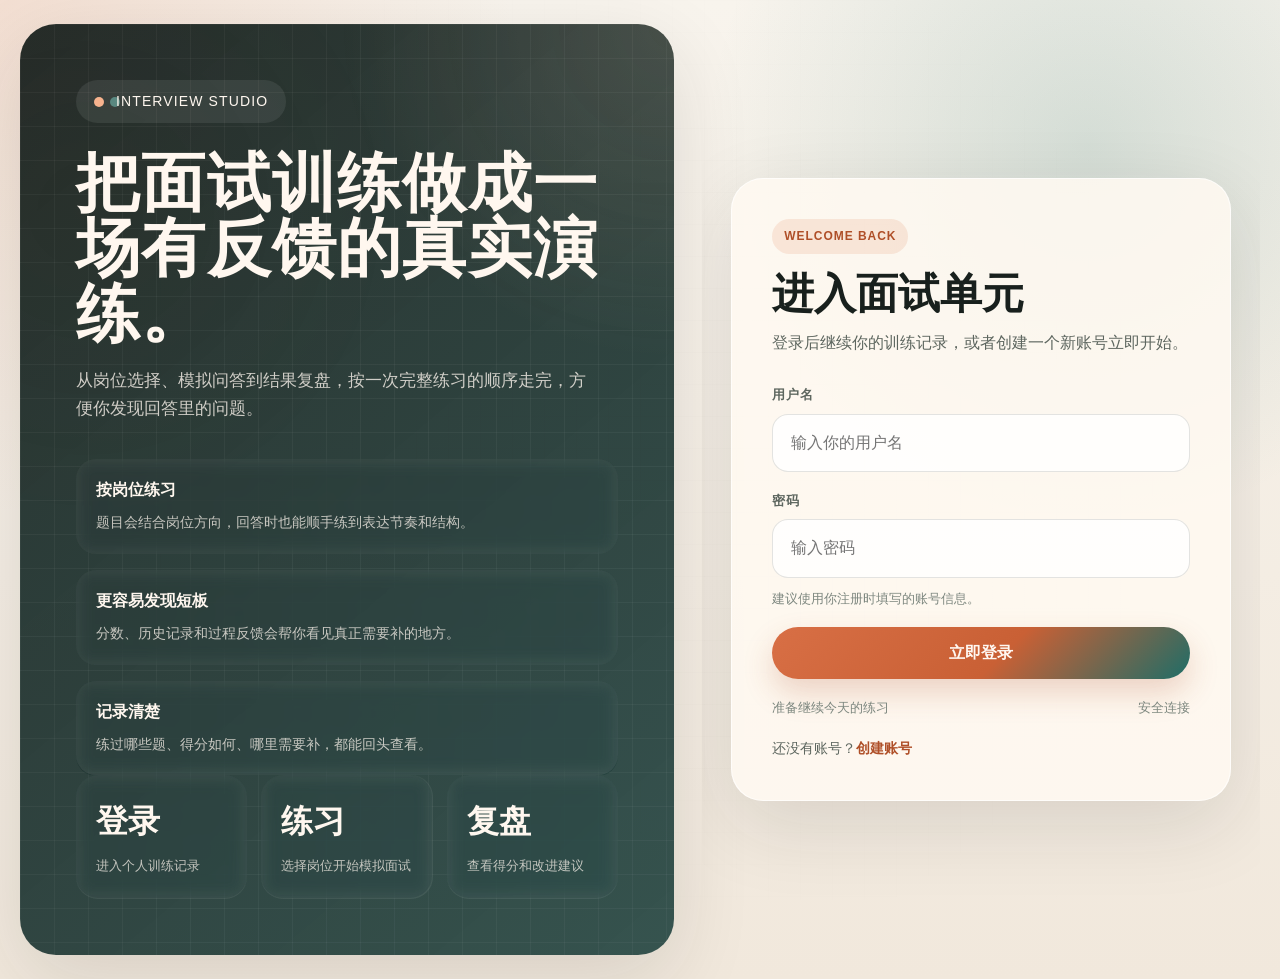
<file: frontend/question_bank.html>
<!DOCTYPE html>
<html lang="zh-CN">
<head>
    <meta charset="UTF-8">
    <meta name="viewport" content="width=device-width, initial-scale=1.0">
    <title>面试单元 - 题库</title>
    <link rel="stylesheet" href="css/style.css">
    <style>
        .question-shell {
            display: grid;
            grid-template-columns: minmax(0, 1fr) 300px;
            gap: 24px;
            margin-top: 18px;
        }

        .hero-panel,
        .filter-area,
        .question-card,
        .question-side,
        .pagination-bar {
            background: var(--surface);
            backdrop-filter: blur(18px);
            border: 1px solid rgba(255, 255, 255, 0.64);
            border-radius: 30px;
            box-shadow: var(--shadow-sm);
        }

        .hero-panel,
        .filter-area,
        .question-side,
        .pagination-bar {
            padding: 28px;
        }

        .filter-area {
            position: relative;
            z-index: 8;
        }

        .hero-panel {
            position: relative;
            overflow: hidden;
            margin-bottom: 22px;
        }

        .hero-panel::before {
            content: "";
            position: absolute;
            inset: 0;
            background:
                radial-gradient(circle at top right, rgba(216, 111, 69, 0.15), transparent 30%),
                radial-gradient(circle at 12% 20%, rgba(31, 109, 103, 0.12), transparent 24%);
            pointer-events: none;
        }

        .hero-panel > * {
            position: relative;
            z-index: 1;
        }

        .hero-panel h1 {
            margin-top: 18px;
            font-family: "Noto Serif SC", "Source Han Serif SC", serif;
            font-size: clamp(38px, 5vw, 58px);
            line-height: 1.06;
        }

        .hero-panel p {
            margin-top: 14px;
            max-width: 680px;
            color: var(--text-muted);
            font-size: 16px;
        }

        .hero-row {
            display: flex;
            flex-wrap: wrap;
            gap: 10px;
            margin-top: 22px;
        }

        .hero-pill {
            padding: 10px 14px;
            border-radius: 999px;
            background: rgba(255, 255, 255, 0.68);
            color: var(--text-muted);
            font-size: 13px;
            font-weight: 600;
        }

        .filter-head {
            display: flex;
            justify-content: space-between;
            align-items: center;
            gap: 12px;
            margin-bottom: 18px;
        }

        .filter-head h2 {
            font-size: 18px;
            font-weight: 700;
        }

        .filter-head span {
            color: var(--text-soft);
            font-size: 13px;
        }

        .filter-grid {
            display: grid;
            grid-template-columns: repeat(2, minmax(0, 1fr));
            gap: 16px;
        }

        .filter-item {
            position: relative;
        }

        .filter-item label {
            display: inline-flex;
            align-items: center;
            gap: 8px;
            margin-bottom: 10px;
            color: var(--text-muted);
            font-size: 13px;
            font-weight: 700;
            letter-spacing: 0.06em;
            text-transform: uppercase;
        }

        .filter-item label::before {
            content: "";
            width: 8px;
            height: 8px;
            border-radius: 50%;
            background: var(--accent);
            opacity: 0.7;
        }

        .filter-item select.native-select {
            position: absolute;
            width: 1px;
            height: 1px;
            opacity: 0;
            pointer-events: none;
        }

        .custom-select {
            position: relative;
        }

        .custom-select-trigger {
            width: 100%;
            min-height: 58px;
            padding: 0 18px;
            border: 1px solid rgba(24, 32, 29, 0.1);
            border-radius: 18px;
            background:
                linear-gradient(135deg, rgba(255, 255, 255, 0.88), rgba(255, 250, 242, 0.76));
            color: var(--text);
            box-shadow: inset 0 1px 0 rgba(255, 255, 255, 0.72);
            outline: none;
            display: flex;
            align-items: center;
            justify-content: space-between;
            gap: 16px;
            cursor: pointer;
            font-weight: 700;
            transition: border-color var(--transition), box-shadow var(--transition), transform var(--transition), background-color var(--transition);
        }

        .custom-select-trigger:hover,
        .custom-select.open .custom-select-trigger {
            border-color: rgba(216, 111, 69, 0.3);
            box-shadow: var(--shadow-sm), inset 0 1px 0 rgba(255, 255, 255, 0.82);
            transform: translateY(-1px);
        }

        .custom-select-trigger::after {
            content: "";
            width: 10px;
            height: 10px;
            border-right: 2px solid var(--text-soft);
            border-bottom: 2px solid var(--text-soft);
            transform: rotate(45deg) translateY(-2px);
            transition: transform var(--transition), border-color var(--transition);
            flex: 0 0 auto;
        }

        .custom-select.open .custom-select-trigger::after {
            border-color: var(--accent-deep);
            transform: rotate(225deg) translateY(-2px);
        }

        .custom-select-menu {
            position: absolute;
            left: 0;
            right: 0;
            top: calc(100% + 10px);
            z-index: 30;
            max-height: 290px;
            overflow-y: auto;
            padding: 8px;
            border: 1px solid rgba(24, 32, 29, 0.1);
            border-radius: 20px;
            background: rgba(255, 252, 246, 0.96);
            backdrop-filter: blur(18px);
            box-shadow: 0 18px 44px rgba(31, 37, 35, 0.14);
            opacity: 0;
            transform: translateY(-6px);
            visibility: hidden;
            pointer-events: none;
            transition: opacity var(--transition), transform var(--transition), visibility var(--transition);
        }

        .custom-select.open .custom-select-menu {
            opacity: 1;
            transform: translateY(0);
            visibility: visible;
            pointer-events: auto;
        }

        .custom-select-option {
            width: 100%;
            min-height: 42px;
            padding: 0 12px;
            border: 0;
            border-radius: 14px;
            background: transparent;
            color: var(--text-muted);
            text-align: left;
            cursor: pointer;
            font-weight: 650;
            transition: background-color var(--transition), color var(--transition), transform var(--transition);
        }

        .custom-select-option:hover {
            background: rgba(216, 111, 69, 0.1);
            color: var(--text);
            transform: translateX(2px);
        }

        .custom-select-option.selected {
            background: linear-gradient(135deg, rgba(216, 111, 69, 0.16), rgba(31, 109, 103, 0.12));
            color: var(--accent-deep);
        }

        .custom-select-menu::-webkit-scrollbar {
            width: 8px;
        }

        .custom-select-menu::-webkit-scrollbar-thumb {
            border-radius: 999px;
            background: rgba(24, 32, 29, 0.16);
        }

        .question-list {
            display: grid;
            gap: 16px;
        }

        .question-card {
            padding: 26px;
            transition: transform var(--transition), box-shadow var(--transition), border-color var(--transition);
        }

        .question-card:hover {
            transform: translateY(-3px);
            box-shadow: var(--shadow-md);
        }

        .question-top {
            display: flex;
            justify-content: space-between;
            gap: 14px;
            align-items: center;
            flex-wrap: wrap;
            margin-bottom: 18px;
        }

        .question-meta {
            display: flex;
            gap: 10px;
            flex-wrap: wrap;
        }

        .question-number {
            color: var(--text-soft);
            font-size: 13px;
            font-weight: 700;
        }

        .question-content {
            font-size: 18px;
            line-height: 1.8;
        }

        .question-footer {
            display: flex;
            justify-content: space-between;
            align-items: center;
            gap: 14px;
            flex-wrap: wrap;
            margin-top: 22px;
        }

        .question-hint {
            color: var(--text-soft);
            font-size: 13px;
        }

        .toggle-answer-btn {
            display: inline-flex;
            align-items: center;
            justify-content: center;
            min-height: 46px;
            padding: 0 18px;
            border: 1px solid rgba(24, 32, 29, 0.1);
            border-radius: 999px;
            background: rgba(255, 255, 255, 0.7);
            color: var(--text);
            font-weight: 700;
            cursor: pointer;
            transition: transform var(--transition), box-shadow var(--transition), border-color var(--transition);
        }

        .toggle-answer-btn:hover {
            transform: translateY(-2px);
            box-shadow: var(--shadow-sm);
            border-color: rgba(216, 111, 69, 0.24);
        }

        .answer-section {
            margin-top: 18px;
            padding-top: 18px;
            border-top: 1px dashed rgba(24, 32, 29, 0.12);
        }

        .answer-section h4 {
            margin-bottom: 12px;
            color: var(--accent-deep);
            font-size: 14px;
            letter-spacing: 0.06em;
            text-transform: uppercase;
        }

        .answer-content {
            padding: 18px;
            border-radius: 18px;
            background: rgba(255, 255, 255, 0.76);
            color: var(--text-muted);
            line-height: 1.8;
        }

        .question-side {
            height: fit-content;
            position: sticky;
            top: 116px;
        }

        .question-side h3 {
            font-family: "Noto Serif SC", "Source Han Serif SC", serif;
            font-size: 28px;
            line-height: 1.2;
            margin-bottom: 12px;
        }

        .question-side p {
            color: var(--text-muted);
            margin-bottom: 18px;
        }

        .side-list {
            display: grid;
            gap: 12px;
        }

        .side-item {
            padding: 16px 18px;
            border-radius: 18px;
            background: rgba(255, 255, 255, 0.72);
        }

        .side-item strong {
            display: block;
            margin-bottom: 4px;
            font-size: 15px;
        }

        .side-item span {
            color: var(--text-muted);
            font-size: 13px;
            line-height: 1.65;
        }

        .side-action {
            width: 100%;
            margin-top: 18px;
        }

        .loading-state,
        .empty-state {
            padding: 56px 20px;
            text-align: center;
            color: var(--text-soft);
        }

        .spinner {
            width: 42px;
            height: 42px;
            margin: 0 auto 16px;
            border-radius: 50%;
            border: 3px solid rgba(24, 32, 29, 0.1);
            border-top-color: var(--accent);
            animation: spin 0.9s linear infinite;
        }

        .pagination-bar {
            display: flex;
            justify-content: center;
            flex-wrap: wrap;
            gap: 10px;
            margin-top: 18px;
        }

        .page-btn {
            min-width: 46px;
            min-height: 46px;
            padding: 0 16px;
            border: 1px solid rgba(24, 32, 29, 0.1);
            background: rgba(255, 255, 255, 0.76);
            border-radius: 999px;
            cursor: pointer;
            transition: transform var(--transition), box-shadow var(--transition), border-color var(--transition), background-color var(--transition);
        }

        .page-btn:hover:not(:disabled) {
            transform: translateY(-2px);
            box-shadow: var(--shadow-sm);
            border-color: rgba(216, 111, 69, 0.24);
        }

        .page-btn.active {
            background: linear-gradient(135deg, var(--accent), var(--accent-alt));
            color: #fff8f2;
            border-color: transparent;
        }

        .page-btn:disabled {
            opacity: 0.4;
            cursor: not-allowed;
        }

        @keyframes spin {
            to { transform: rotate(360deg); }
        }

        @media (max-width: 1080px) {
            .question-shell {
                grid-template-columns: 1fr;
            }

            .question-side {
                position: static;
            }
        }

        @media (max-width: 720px) {
            .hero-panel,
            .filter-area,
            .question-card,
            .question-side,
            .pagination-bar {
                padding: 20px;
                border-radius: 22px;
            }

            .filter-grid {
                grid-template-columns: 1fr;
            }

            .question-content {
                font-size: 16px;
            }
        }
    </style>
</head>
<body>
    <div class="page-container">
        <nav class="navbar">
            <a href="home.html" class="navbar-brand">面试单元</a>
            <ul class="navbar-nav">
                <li><span id="username" class="user-chip"></span></li>
                <li><a href="home.html" class="nav-link">首页</a></li>
                <li><a href="job_selection.html" class="nav-link">开始面试</a></li>
                <li><a href="question_bank.html" class="nav-link active">题库</a></li>
                <li><a href="history.html" class="nav-link">历史记录</a></li>
                <li><a href="profile.html" class="nav-link">个人中心</a></li>
                <li><a href="#" class="nav-link" onclick="logout()">退出登录</a></li>
            </ul>
        </nav>

        <main class="content">
            <section class="hero-panel">
                <span class="badge badge-primary">Question Library</span>
                <h1>题库不只是堆问题，而是让你先进入提问语境。</h1>
                <p>这里现在直接接真实题库数据。你可以按岗位筛选高频问题，先口头回答，再展开参考答案做对照和复盘。</p>
                <div class="hero-row">
                    <span class="hero-pill">真实题库数据</span>
                    <span class="hero-pill">按岗位筛选</span>
                    <span class="hero-pill">直接展开参考答案</span>
                </div>
            </section>

            <section class="question-shell">
                <div class="question-main">
                    <div class="filter-area">
                        <div class="filter-head">
                            <h2>筛选题目</h2>
                            <span id="question-summary">正在准备题库列表</span>
                        </div>
                        <div class="filter-grid">
                            <div class="filter-item">
                                <label for="category-filter">岗位类别</label>
                                <select id="category-filter"></select>
                            </div>
                            <div class="filter-item">
                                <label for="difficulty-filter">浏览方式</label>
                                <select id="difficulty-filter">
                                    <option value="all">全部题目</option>
                                    <option value="short">短题优先</option>
                                    <option value="medium">中等长度</option>
                                    <option value="long">深度题目</option>
                                </select>
                            </div>
                        </div>
                    </div>

                    <div class="question-list" id="question-list">
                        <div class="loading-state">
                            <div class="spinner"></div>
                            <p>正在加载题库...</p>
                        </div>
                    </div>

                    <div class="pagination-bar" id="pagination"></div>
                </div>

                <aside class="question-side">
                    <h3>阅读建议</h3>
                    <p>先把题目当成真实面试官提问来想，再看参考答案，会比一上来就翻答案更有训练效果。</p>
                    <div class="side-list">
                        <div class="side-item">
                            <strong>先自己答一遍</strong>
                            <span>哪怕不完整，也能更快暴露你真正薄弱的部分。</span>
                        </div>
                        <div class="side-item">
                            <strong>再看参考答案</strong>
                            <span>重点看结构和信息组织方式，不要机械背诵原文。</span>
                        </div>
                        <div class="side-item">
                            <strong>最后进模拟</strong>
                            <span>把刚整理好的表达直接带进正式模拟，效果会更稳定。</span>
                        </div>
                    </div>
                    <button class="btn-primary side-action" onclick="window.location.href='job_selection.html'">去做一次模拟面试</button>
                </aside>
            </section>
        </main>
    </div>

    <script src="js/auth.js"></script>
    <script>
        const API = 'http://127.0.0.1:5000';
        let allQuestions = [];
        let filteredQuestions = [];
        let currentPage = 1;
        const itemsPerPage = 8;

        window.onload = async function () {
            checkLogin();
            document.getElementById('username').textContent = localStorage.getItem('username') || '同学';
            document.getElementById('category-filter').addEventListener('change', loadQuestions);
            document.getElementById('difficulty-filter').addEventListener('change', applyFilters);
            setupCustomSelect(document.getElementById('difficulty-filter'));
            await loadJobCategories();
            document.addEventListener('click', closeCustomSelects);
        };

        async function loadJobCategories() {
            const select = document.getElementById('category-filter');
            select.innerHTML = '<option value="all">全部类别</option>';

            try {
                const response = await fetch(`${API}/api/job_categories`);
                const data = await response.json();
                if (!response.ok) throw new Error(data.error || '加载岗位失败');

                (data.categories || []).forEach((category) => {
                    const option = document.createElement('option');
                    option.value = category;
                    option.textContent = category;
                    select.appendChild(option);
                });

                setupCustomSelect(select);
                await loadQuestions();
            } catch (error) {
                console.error('loadJobCategories error:', error);
                showError(`岗位类别加载失败：${error.message}`);
            }
        }

        function setupCustomSelect(select) {
            if (!select) return;
            select.classList.add('native-select');

            const existing = select.nextElementSibling;
            if (existing && existing.classList.contains('custom-select')) {
                existing.remove();
            }

            const wrapper = document.createElement('div');
            wrapper.className = 'custom-select';

            const trigger = document.createElement('button');
            trigger.type = 'button';
            trigger.className = 'custom-select-trigger';
            trigger.setAttribute('aria-haspopup', 'listbox');
            trigger.setAttribute('aria-expanded', 'false');

            const menu = document.createElement('div');
            menu.className = 'custom-select-menu';
            menu.setAttribute('role', 'listbox');

            wrapper.appendChild(trigger);
            wrapper.appendChild(menu);
            select.insertAdjacentElement('afterend', wrapper);

            renderCustomSelect(select);

            trigger.addEventListener('click', (event) => {
                event.stopPropagation();
                const isOpen = wrapper.classList.contains('open');
                closeCustomSelects();
                wrapper.classList.toggle('open', !isOpen);
                trigger.setAttribute('aria-expanded', String(!isOpen));
            });
        }

        function renderCustomSelect(select) {
            const wrapper = select.nextElementSibling;
            if (!wrapper || !wrapper.classList.contains('custom-select')) return;

            const trigger = wrapper.querySelector('.custom-select-trigger');
            const menu = wrapper.querySelector('.custom-select-menu');
            const selectedOption = select.options[select.selectedIndex] || select.options[0];

            trigger.textContent = selectedOption ? selectedOption.textContent : '请选择';
            menu.innerHTML = '';

            Array.from(select.options).forEach((option) => {
                const item = document.createElement('button');
                item.type = 'button';
                item.className = `custom-select-option${option.value === select.value ? ' selected' : ''}`;
                item.textContent = option.textContent;
                item.setAttribute('role', 'option');
                item.setAttribute('aria-selected', String(option.value === select.value));
                item.addEventListener('click', (event) => {
                    event.stopPropagation();
                    select.value = option.value;
                    closeCustomSelects();
                    renderCustomSelect(select);
                    select.dispatchEvent(new Event('change', { bubbles: true }));
                });
                menu.appendChild(item);
            });
        }

        function closeCustomSelects() {
            document.querySelectorAll('.custom-select.open').forEach((wrapper) => {
                wrapper.classList.remove('open');
                wrapper.querySelector('.custom-select-trigger')?.setAttribute('aria-expanded', 'false');
            });
        }

        async function loadQuestions() {
            const category = document.getElementById('category-filter').value;
            const container = document.getElementById('question-list');

            container.innerHTML = `
                <div class="loading-state">
                    <div class="spinner"></div>
                    <p>正在加载题库...</p>
                </div>
            `;

            try {
                const response = await fetch(`${API}/api/questions`, {
                    method: 'POST',
                    headers: { 'Content-Type': 'application/json' },
                    body: JSON.stringify({
                        job_category: category === 'all' ? null : category,
                        count: 200
                    })
                });
                const data = await response.json();
                if (!response.ok) throw new Error(data.error || '加载题库失败');

                allQuestions = (data.questions || []).map((question, index) => ({
                    ...question,
                    displayCategory: question.job_category || '通用',
                    level: getQuestionLevel(question.question || '', index)
                }));

                currentPage = 1;
                applyFilters();
            } catch (error) {
                console.error('loadQuestions error:', error);
                showError(`题库加载失败：${error.message}`);
            }
        }

        function getQuestionLevel(content, index) {
            const length = content.length;
            if (length >= 42 || index % 5 === 0) return 'long';
            if (length >= 24 || index % 3 === 0) return 'medium';
            return 'short';
        }

        function getLevelLabel(level) {
            if (level === 'short') return '短题';
            if (level === 'medium') return '中等';
            return '深度';
        }

        function applyFilters() {
            const difficulty = document.getElementById('difficulty-filter').value;
            filteredQuestions = difficulty === 'all'
                ? [...allQuestions]
                : allQuestions.filter((question) => question.level === difficulty);

            currentPage = 1;
            updateSummary();
            renderQuestions();
        }

        function updateSummary() {
            const categorySelect = document.getElementById('category-filter');
            const categoryText = categorySelect.options[categorySelect.selectedIndex]?.textContent || '全部类别';
            document.getElementById('question-summary').textContent = filteredQuestions.length
                ? `${categoryText} · 共 ${filteredQuestions.length} 道题`
                : `${categoryText} · 当前没有匹配题目`;
        }

        function renderQuestions() {
            const container = document.getElementById('question-list');
            const startIndex = (currentPage - 1) * itemsPerPage;
            const pageQuestions = filteredQuestions.slice(startIndex, startIndex + itemsPerPage);

            if (!pageQuestions.length) {
                container.innerHTML = `
                    <div class="empty-state">
                        <p>当前筛选条件下没有找到题目，试试切换岗位类别或浏览方式。</p>
                    </div>
                `;
                renderPagination();
                return;
            }

            container.innerHTML = pageQuestions.map((question, index) => `
                <article class="question-card">
                    <div class="question-top">
                        <div class="question-meta">
                            <span class="badge badge-primary">${escapeHtml(question.displayCategory)}</span>
                            <span class="badge badge-success">${getLevelLabel(question.level)}</span>
                        </div>
                        <span class="question-number">题目 ${startIndex + index + 1}</span>
                    </div>
                    <div class="question-content">${escapeHtml(question.question || '')}</div>
                    <div class="question-footer">
                        <span class="question-hint">建议先自己组织一版回答，再展开参考答案对照。</span>
                        <button class="toggle-answer-btn" onclick="toggleAnswer(${question.id}, this)">查看参考答案</button>
                    </div>
                    <div class="answer-section hidden" id="answer-${question.id}">
                        <h4>参考答案</h4>
                        <div class="answer-content">${escapeHtml(question.answer || '暂无参考答案')}</div>
                    </div>
                </article>
            `).join('');

            renderPagination();
        }

        function toggleAnswer(questionId, button) {
            const section = document.getElementById(`answer-${questionId}`);
            const hidden = section.classList.toggle('hidden');
            button.textContent = hidden ? '查看参考答案' : '收起参考答案';
        }

        function renderPagination() {
            const totalPages = Math.ceil(filteredQuestions.length / itemsPerPage);
            const pagination = document.getElementById('pagination');

            if (totalPages <= 1) {
                pagination.innerHTML = '';
                return;
            }

            let html = `<button class="page-btn" onclick="changePage(${currentPage - 1})" ${currentPage === 1 ? 'disabled' : ''}>上一页</button>`;
            for (let i = 1; i <= totalPages; i += 1) {
                if (i === 1 || i === totalPages || (i >= currentPage - 1 && i <= currentPage + 1)) {
                    html += `<button class="page-btn ${i === currentPage ? 'active' : ''}" onclick="changePage(${i})">${i}</button>`;
                } else if (i === currentPage - 2 || i === currentPage + 2) {
                    html += '<span class="page-btn" style="pointer-events:none;">...</span>';
                }
            }
            html += `<button class="page-btn" onclick="changePage(${currentPage + 1})" ${currentPage === totalPages ? 'disabled' : ''}>下一页</button>`;
            pagination.innerHTML = html;
        }

        function changePage(page) {
            const totalPages = Math.ceil(filteredQuestions.length / itemsPerPage);
            if (page < 1 || page > totalPages) return;
            currentPage = page;
            renderQuestions();
            window.scrollTo({ top: 0, behavior: 'smooth' });
        }

        function showError(message) {
            document.getElementById('question-summary').textContent = '读取失败';
            document.getElementById('question-list').innerHTML = `<div class="empty-state"><p>${escapeHtml(message)}</p></div>`;
            document.getElementById('pagination').innerHTML = '';
        }

        function escapeHtml(text) {
            return String(text)
                .replace(/&/g, '&amp;')
                .replace(/</g, '&lt;')
                .replace(/>/g, '&gt;')
                .replace(/"/g, '&quot;')
                .replace(/'/g, '&#39;');
        }

        function logout() {
            localStorage.removeItem('user_id');
            localStorage.removeItem('username');
            window.location.href = '/frontend/index.html';
        }
    </script>
</body>
</html>
</file>
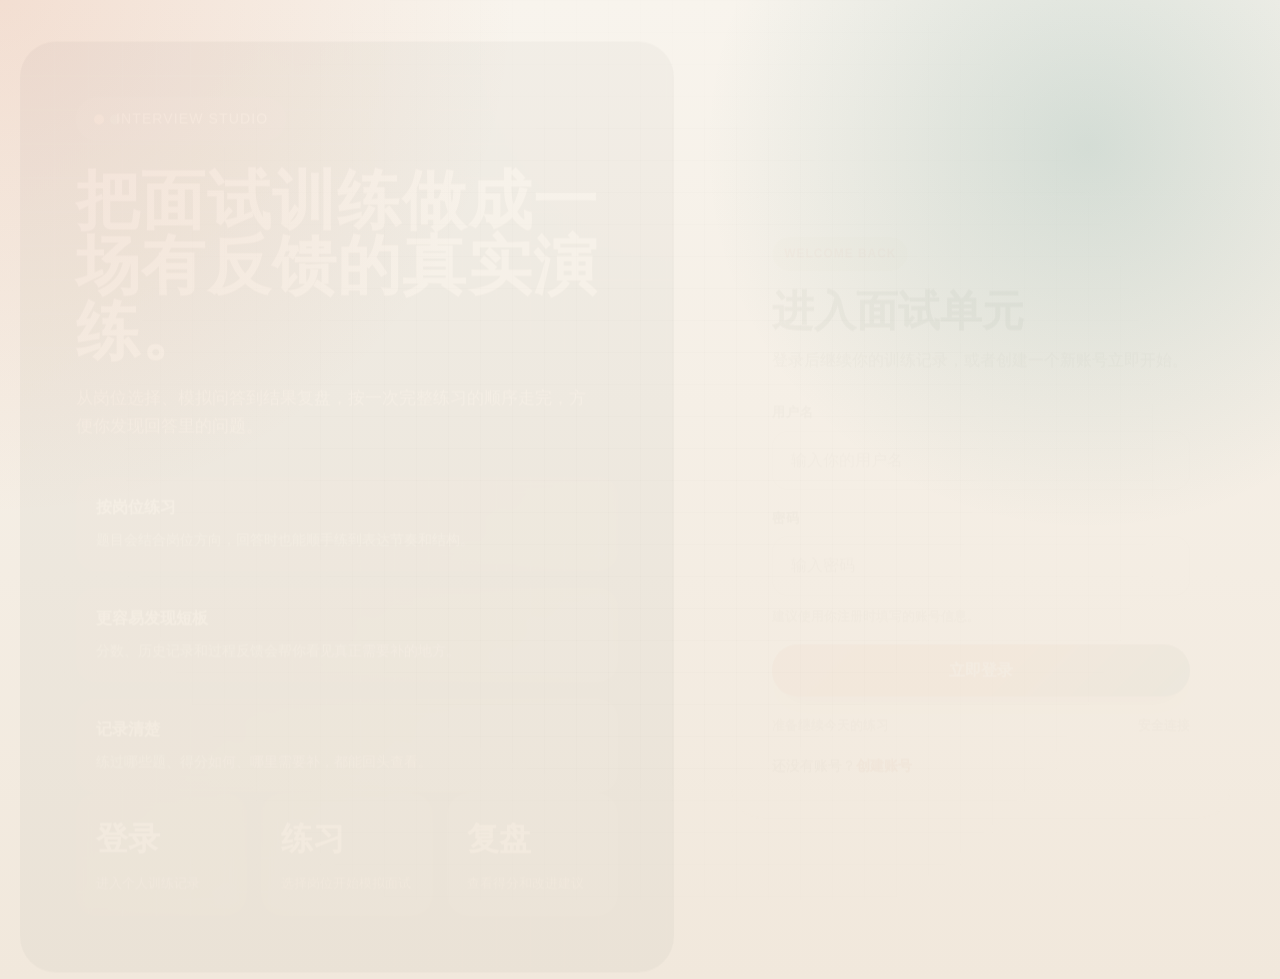
<file: frontend/result.html>
<!DOCTYPE html>
<html lang="zh-CN">
<head>
    <meta charset="UTF-8">
    <meta name="viewport" content="width=device-width, initial-scale=1.0">
    <title>面试单元 - 评估结果</title>
    <link rel="stylesheet" href="css/style.css">
    <style>
        .result-shell {
            width: min(1080px, 100%);
            margin: 18px auto 0;
        }

        .result-hero,
        .question-score-card,
        .improvement-section {
            background: var(--surface);
            backdrop-filter: blur(18px);
            border: 1px solid rgba(255, 255, 255, 0.64);
            border-radius: 30px;
            box-shadow: var(--shadow-sm);
        }

        .result-hero {
            padding: 34px;
            position: relative;
            overflow: hidden;
            margin-bottom: 24px;
        }

        .result-hero::before {
            content: "";
            position: absolute;
            inset: 0;
            background:
                radial-gradient(circle at top right, rgba(216, 111, 69, 0.16), transparent 30%),
                radial-gradient(circle at 18% 18%, rgba(31, 109, 103, 0.12), transparent 24%);
            pointer-events: none;
        }

        .result-hero > * {
            position: relative;
            z-index: 1;
        }

        .result-hero h1 {
            font-family: "Noto Serif SC", "Source Han Serif SC", serif;
            font-size: clamp(38px, 5vw, 60px);
            line-height: 1.06;
        }

        .result-hero p {
            margin-top: 14px;
            max-width: 680px;
            color: var(--text-muted);
        }

        .score-board {
            display: grid;
            grid-template-columns: 220px minmax(0, 1fr);
            gap: 24px;
            align-items: center;
            margin-top: 26px;
        }

        .score-ring {
            display: flex;
            flex-direction: column;
            justify-content: center;
            align-items: center;
            min-height: 220px;
            border-radius: 28px;
            background: linear-gradient(135deg, rgba(216, 111, 69, 0.15), rgba(31, 109, 103, 0.12));
            border: 1px solid rgba(24, 32, 29, 0.08);
        }

        .score-ring span {
            font-size: 74px;
            line-height: 1;
            font-weight: 800;
            color: var(--accent-deep);
        }

        .score-ring small {
            margin-top: 12px;
            color: var(--text-soft);
            letter-spacing: 0.08em;
            text-transform: uppercase;
        }

        .score-summary h2 {
            font-size: 28px;
            margin-bottom: 10px;
        }

        .score-summary p {
            color: var(--text-muted);
            line-height: 1.8;
        }

        .question-scores {
            display: grid;
            gap: 18px;
            margin-bottom: 24px;
        }

        .question-score-card,
        .improvement-section {
            padding: 28px;
        }

        .question-header {
            display: flex;
            justify-content: space-between;
            align-items: center;
            gap: 14px;
            flex-wrap: wrap;
            margin-bottom: 18px;
        }

        .question-number {
            font-size: 18px;
            font-weight: 700;
        }

        .question-score {
            display: inline-flex;
            align-items: center;
            justify-content: center;
            min-width: 74px;
            min-height: 42px;
            padding: 0 16px;
            border-radius: 999px;
            background: linear-gradient(135deg, #d86f45, #1f6d67);
            color: #fff8f2;
            font-weight: 800;
        }

        .question-content {
            font-size: 17px;
            line-height: 1.8;
            margin-bottom: 18px;
        }

        .answer-grid {
            display: grid;
            grid-template-columns: repeat(2, minmax(0, 1fr));
            gap: 16px;
            margin-bottom: 18px;
        }

        .answer-block {
            padding: 18px;
            border-radius: 22px;
            background: rgba(255, 255, 255, 0.72);
        }

        .answer-block h4 {
            margin-bottom: 10px;
            color: var(--text-soft);
            font-size: 12px;
            letter-spacing: 0.08em;
            text-transform: uppercase;
        }

        .answer-block p {
            color: var(--text);
            line-height: 1.8;
        }

        .score-details {
            display: grid;
            grid-template-columns: repeat(3, minmax(0, 1fr));
            gap: 14px;
        }

        .score-item {
            padding: 18px;
            border-radius: 22px;
            background: rgba(255, 255, 255, 0.7);
            text-align: center;
        }

        .score-item-label {
            color: var(--text-soft);
            font-size: 12px;
            letter-spacing: 0.06em;
            text-transform: uppercase;
        }

        .score-item-value {
            margin-top: 10px;
            font-size: 24px;
            font-weight: 800;
            color: var(--accent-alt);
        }

        .improvement-section h3 {
            font-size: 20px;
            margin-bottom: 16px;
        }

        .improvement-section ul {
            padding-left: 20px;
            color: var(--text-muted);
            line-height: 1.9;
        }

        .button-area {
            display: flex;
            justify-content: center;
            gap: 14px;
            margin-top: 28px;
            flex-wrap: wrap;
        }

        @media (max-width: 900px) {
            .score-board {
                grid-template-columns: 1fr;
            }
        }

        @media (max-width: 720px) {
            .answer-grid,
            .score-details {
                grid-template-columns: 1fr;
            }
        }
    </style>
</head>
<body>
    <div class="page-container">
        <nav class="navbar">
            <a href="home.html" class="navbar-brand">面试单元</a>
            <ul class="navbar-nav">
                <li><a href="home.html" class="nav-link">首页</a></li>
                <li><a href="job_selection.html" class="nav-link">再次面试</a></li>
                <li><a href="question_bank.html" class="nav-link">题库</a></li>
                <li><a href="history.html" class="nav-link">历史记录</a></li>
                <li><a href="profile.html" class="nav-link">个人中心</a></li>
                <li><a href="#" class="nav-link" onclick="logout()">退出登录</a></li>
            </ul>
        </nav>

        <div class="content">
            <div class="result-shell">
                <section class="result-hero">
                    <h1>这次结果不只是一个分数，而是一份复盘起点。</h1>
                    <p>这里会汇总得分、反馈和答题明细，方便你决定下一次先补哪一块。</p>

                    <div class="score-board">
                        <div class="score-ring">
                            <span id="total-score">--</span>
                            <small>Total Score</small>
                        </div>
                        <div class="score-summary">
                            <h2>整体反馈</h2>
                            <p id="score-feedback">正在生成本次评估摘要。</p>
                        </div>
                    </div>
                </section>

                <div class="question-scores" id="question-scores"></div>

                <section class="improvement-section">
                    <h3>接下来怎么继续练</h3>
                    <ul>
                        <li>回答时先给结论，再补过程和案例，会比线性叙述更有说服力。</li>
                        <li>如果某题答得虚，可以回题库按岗位方向重新组织一版更具体的表达。</li>
                        <li>多用真实项目、实习或复盘经历支撑观点，能显著提升回答可信度。</li>
                        <li>不要只看总分，更要关注哪一题掉分明显，那才是下次最值得补的地方。</li>
                    </ul>
                </section>

                <div class="button-area">
                    <button class="btn-secondary" onclick="window.location.href='/frontend/job_selection.html'">再来一次</button>
                    <button class="btn-primary" onclick="window.location.href='/frontend/home.html'">返回首页</button>
                </div>
            </div>
        </div>
    </div>

    <script src="js/auth.js"></script>
    <script>
        window.onload = function () {
            checkLogin();
            loadResult();
        };

        function getFeedback(score) {
            if (score >= 90) return '优秀。你的回答完成度和表达稳定性都很强，可以继续保持这种结构和细节。';
            if (score >= 70) return '良好。整体思路是顺的，但还有一些细节可以再往“更具体、更有案例支撑”推进。';
            if (score >= 60) return '及格。你已经具备基本回答能力，但在深度、结构或表达节奏上还有明显提升空间。';
            return '当前还需要继续打磨。建议先从最薄弱的题型入手，把空泛表达替换成更具体的项目经历。';
        }

        function loadResult() {
            const result = localStorage.getItem('interview_result');
            if (!result) {
                window.location.href = '/frontend/home.html';
                return;
            }

            const data = JSON.parse(result);
            document.getElementById('total-score').textContent = data.total_score ?? '--';
            document.getElementById('score-feedback').textContent = getFeedback(Number(data.total_score || 0));

            const container = document.getElementById('question-scores');
            container.innerHTML = '';

            (data.scores || []).forEach((score, index) => {
                const card = document.createElement('div');
                card.className = 'question-score-card';
                card.innerHTML = `
                    <div class="question-header">
                        <div class="question-number">问题 ${index + 1}</div>
                        <div class="question-score">${score.total_score ?? '--'}</div>
                    </div>
                    <div class="question-content">${score.question || '未提供题目内容'}</div>
                    <div class="answer-grid">
                        <div class="answer-block">
                            <h4>你的回答</h4>
                            <p>${score.user_answer || '未作答'}</p>
                        </div>
                        <div class="answer-block">
                            <h4>参考答案</h4>
                            <p>${score.correct_answer || '暂无参考答案'}</p>
                        </div>
                    </div>
                    <div class="score-details">
                        <div class="score-item">
                            <div class="score-item-label">内容完整度</div>
                            <div class="score-item-value">${score.content_score ?? '--'}</div>
                        </div>
                        <div class="score-item">
                            <div class="score-item-label">关键词匹配</div>
                            <div class="score-item-value">${score.keyword_score ?? '--'}</div>
                        </div>
                        <div class="score-item">
                            <div class="score-item-label">逻辑性</div>
                            <div class="score-item-value">${score.logic_score ?? '--'}</div>
                        </div>
                    </div>
                `;
                container.appendChild(card);
            });
        }

        function logout() {
            localStorage.removeItem('user_id');
            localStorage.removeItem('username');
            localStorage.removeItem('interview_result');
            window.location.href = '/frontend/index.html';
        }
    </script>
</body>
</html>
</file>
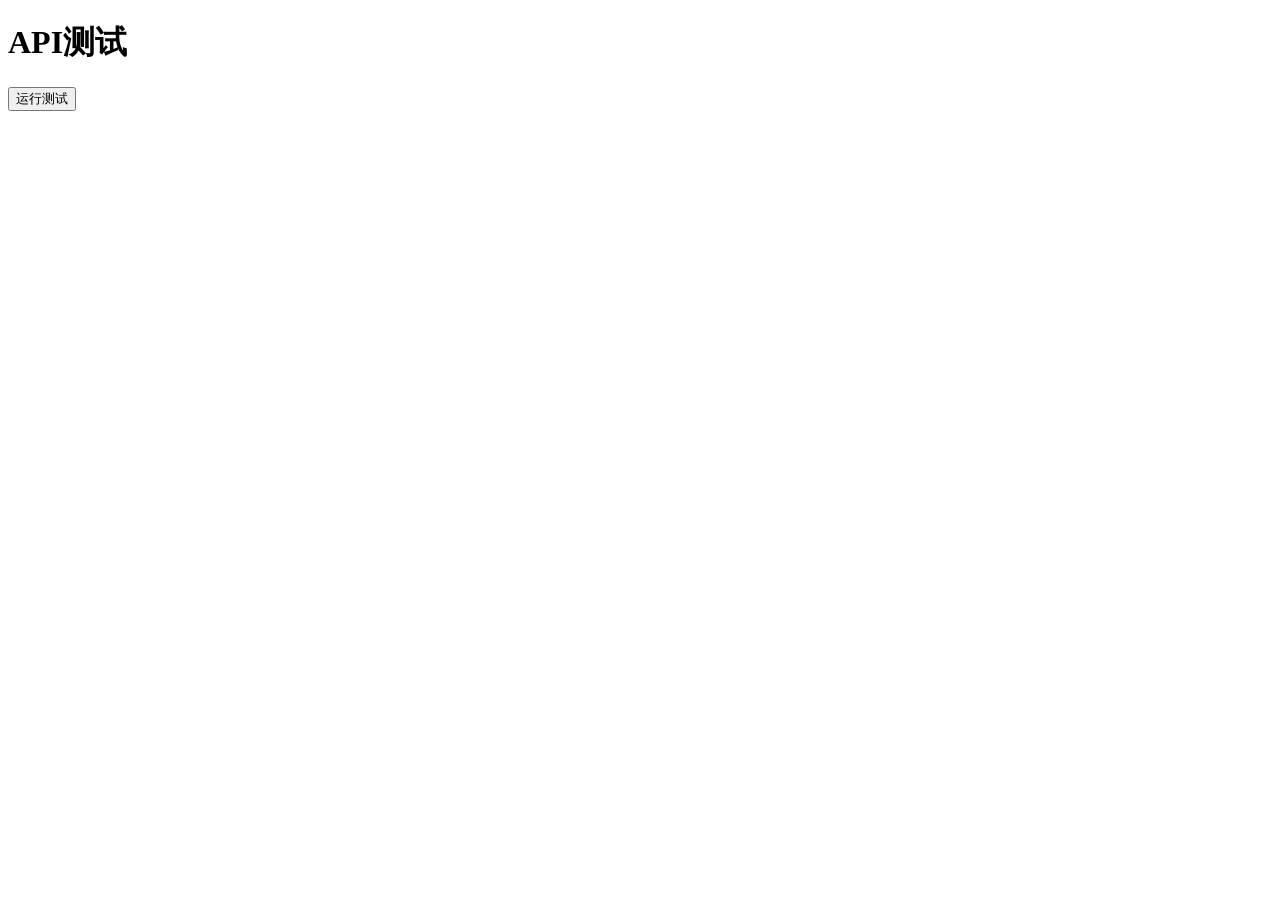
<file: frontend/test_api.html>
<!DOCTYPE html>
<html lang="zh-CN">
<head>
    <meta charset="UTF-8">
    <meta name="viewport" content="width=device-width, initial-scale=1.0">
    <title>API测试</title>
</head>
<body>
    <h1>API测试</h1>
    <button onclick="runTests()">运行测试</button>
    <div id="output"></div>

    <script src="test_script.js"></script>
    <script>
        function runTests() {
            const output = document.getElementById('output');
            output.innerHTML = '测试中...';
            
            // 重定向console.log到页面
            const originalLog = console.log;
            console.log = function(...args) {
                originalLog.apply(console, args);
                output.innerHTML += '<br>' + args.join(' ');
            };
            
            const originalError = console.error;
            console.error = function(...args) {
                originalError.apply(console, args);
                output.innerHTML += '<br><span style="color: red;">' + args.join(' ') + '</span>';
            };
            
            // 运行测试
            testGetApiBaseUrl();
            testLogin();
        }
    </script>
</body>
</html>
</file>
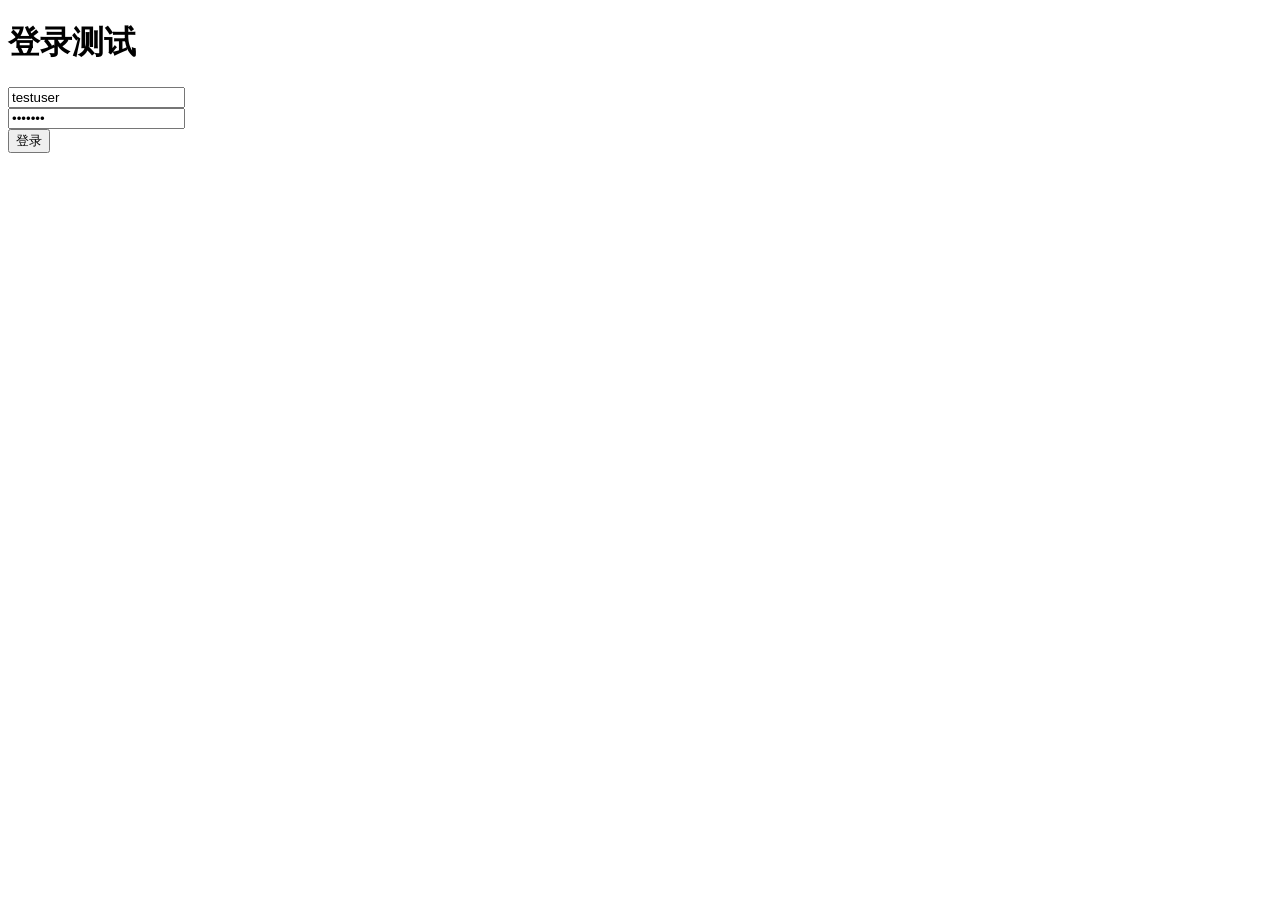
<file: frontend/test_login.html>
<!DOCTYPE html>
<html lang="zh-CN">
<head>
    <meta charset="UTF-8">
    <meta name="viewport" content="width=device-width, initial-scale=1.0">
    <title>登录测试</title>
</head>
<body>
    <h1>登录测试</h1>
    <form id="testForm">
        <input type="text" id="username" placeholder="用户名" value="testuser"><br>
        <input type="password" id="password" placeholder="密码" value="test123"><br>
        <button type="submit">登录</button>
    </form>
    <div id="result"></div>

    <script>
        // 获取API基础URL
        function getApiBaseUrl() {
            const currentProtocol = window.location.protocol;
            const currentHost = window.location.hostname;
            return `${currentProtocol}//${currentHost}:5000`;
        }

        document.getElementById('testForm').addEventListener('submit', async (e) => {
            e.preventDefault();
            
            const username = document.getElementById('username').value;
            const password = document.getElementById('password').value;
            const apiUrl = `${getApiBaseUrl()}/api/login`;
            
            try {
                document.getElementById('result').textContent = '正在登录...';
                
                const response = await fetch(apiUrl, {
                    method: 'POST',
                    headers: {
                        'Content-Type': 'application/json'
                    },
                    body: JSON.stringify({ username, password })
                });
                
                const data = await response.json();
                
                if (response.ok) {
                    document.getElementById('result').textContent = '登录成功！用户ID: ' + data.user_id;
                } else {
                    document.getElementById('result').textContent = '登录失败: ' + data.error;
                }
            } catch (error) {
                document.getElementById('result').textContent = '错误: ' + error.message;
                console.error('登录失败:', error);
            }
        });
    </script>
</body>
</html>
</file>
<file: frontend/css/style.css>
:root {
    --bg: #f3efe7;
    --bg-strong: #ebe3d5;
    --surface: rgba(255, 252, 246, 0.78);
    --surface-strong: #fffaf2;
    --surface-dark: #1f2523;
    --text: #18201d;
    --text-muted: #5d665f;
    --text-soft: #7d877f;
    --line: rgba(24, 32, 29, 0.1);
    --line-strong: rgba(24, 32, 29, 0.18);
    --accent: #d86f45;
    --accent-deep: #af4f28;
    --accent-soft: rgba(216, 111, 69, 0.14);
    --accent-alt: #1f6d67;
    --accent-alt-soft: rgba(31, 109, 103, 0.14);
    --success: #2f8f5b;
    --error: #cb4b4b;
    --shadow-lg: 0 24px 80px rgba(31, 37, 35, 0.12);
    --shadow-md: 0 16px 40px rgba(31, 37, 35, 0.1);
    --shadow-sm: 0 8px 24px rgba(31, 37, 35, 0.08);
    --radius-xl: 32px;
    --radius-lg: 24px;
    --radius-md: 18px;
    --radius-sm: 12px;
    --transition: 220ms ease;
}

* {
    margin: 0;
    padding: 0;
    box-sizing: border-box;
}

html {
    scroll-behavior: smooth;
}

body {
    min-height: 100vh;
    font-family: "Avenir Next", "PingFang SC", "Microsoft YaHei", sans-serif;
    color: var(--text);
    line-height: 1.65;
    background:
        radial-gradient(circle at top left, rgba(216, 111, 69, 0.16), transparent 32%),
        radial-gradient(circle at 85% 15%, rgba(31, 109, 103, 0.16), transparent 28%),
        linear-gradient(180deg, #f8f4ed 0%, #f1e8dc 100%);
}

body::before {
    content: "";
    position: fixed;
    inset: 0;
    background-image:
        linear-gradient(rgba(24, 32, 29, 0.03) 1px, transparent 1px),
        linear-gradient(90deg, rgba(24, 32, 29, 0.03) 1px, transparent 1px);
    background-size: 32px 32px;
    mask-image: radial-gradient(circle at center, black 32%, transparent 92%);
    pointer-events: none;
    opacity: 0.32;
    z-index: -1;
}

a {
    color: inherit;
}

button,
input,
textarea,
select {
    font: inherit;
}

.page-container,
.container {
    position: relative;
    min-height: 100vh;
}

.page-container::before,
.container::before {
    content: "";
    position: absolute;
    inset: 0;
    background:
        radial-gradient(circle at 10% 20%, rgba(255, 255, 255, 0.72), transparent 28%),
        radial-gradient(circle at 90% 10%, rgba(255, 245, 235, 0.7), transparent 24%);
    pointer-events: none;
}

.content {
    width: min(1180px, calc(100% - 48px));
    margin: 0 auto;
    padding: 32px 0 72px;
    position: relative;
    z-index: 1;
}

.navbar {
    width: min(1280px, calc(100% - 32px));
    margin: 18px auto 0;
    padding: 16px 20px;
    display: flex;
    align-items: center;
    justify-content: space-between;
    gap: 20px;
    border: 1px solid rgba(255, 255, 255, 0.58);
    border-radius: 999px;
    background: rgba(255, 250, 242, 0.72);
    backdrop-filter: blur(18px);
    box-shadow: var(--shadow-sm);
    position: sticky;
    top: 14px;
    z-index: 20;
}

.navbar-brand {
    display: inline-flex;
    align-items: center;
    gap: 12px;
    text-decoration: none;
    font-family: "Noto Serif SC", "Source Han Serif SC", "STSong", serif;
    font-size: 21px;
    font-weight: 700;
    letter-spacing: 0.04em;
}

.navbar-brand::before {
    content: "";
    width: 12px;
    height: 12px;
    border-radius: 50%;
    background: linear-gradient(135deg, var(--accent), #f4b183);
    box-shadow: 16px 0 0 rgba(31, 109, 103, 0.35);
}

.navbar-nav {
    display: flex;
    align-items: center;
    gap: 10px;
    list-style: none;
    flex-wrap: wrap;
}

.nav-link {
    display: inline-flex;
    align-items: center;
    justify-content: center;
    min-height: 42px;
    padding: 0 16px;
    border-radius: 999px;
    color: var(--text-muted);
    text-decoration: none;
    font-weight: 600;
    transition: transform var(--transition), background-color var(--transition), color var(--transition), box-shadow var(--transition);
}

.nav-link:hover,
.nav-link.active {
    color: var(--text);
    background: rgba(255, 255, 255, 0.76);
    box-shadow: inset 0 0 0 1px rgba(24, 32, 29, 0.06);
    transform: translateY(-1px);
}

.user-chip {
    display: inline-flex;
    align-items: center;
    gap: 10px;
    padding: 8px 14px;
    border-radius: 999px;
    background: rgba(31, 109, 103, 0.08);
    color: var(--accent-alt);
    font-weight: 700;
    white-space: nowrap;
}

.section-title {
    margin-bottom: 28px;
}

.section-title h1,
.section-title h2 {
    font-family: "Noto Serif SC", "Source Han Serif SC", "STSong", serif;
    font-size: clamp(32px, 4vw, 54px);
    line-height: 1.08;
    letter-spacing: 0.02em;
    margin-bottom: 12px;
}

.section-title p {
    max-width: 720px;
    color: var(--text-muted);
    font-size: 16px;
}

.card,
.surface-panel {
    background: var(--surface);
    backdrop-filter: blur(16px);
    border: 1px solid rgba(255, 255, 255, 0.62);
    border-radius: var(--radius-lg);
    box-shadow: var(--shadow-sm);
}

.card {
    padding: 28px;
}

.card-lift,
.surface-panel {
    transition: transform var(--transition), box-shadow var(--transition), border-color var(--transition);
}

.card-lift:hover,
.surface-panel:hover {
    transform: translateY(-4px);
    box-shadow: var(--shadow-md);
}

.form-container {
    width: min(480px, 100%);
    padding: 36px;
    border-radius: var(--radius-xl);
    background: rgba(255, 250, 242, 0.82);
    backdrop-filter: blur(22px);
    border: 1px solid rgba(255, 255, 255, 0.62);
    box-shadow: var(--shadow-lg);
}

.form-header {
    margin-bottom: 28px;
}

.form-header h1 {
    font-family: "Noto Serif SC", "Source Han Serif SC", "STSong", serif;
    font-size: 40px;
    line-height: 1.08;
    margin-bottom: 10px;
}

.form-header p {
    color: var(--text-muted);
}

.form-group {
    margin-bottom: 18px;
}

.form-group label {
    display: block;
    margin-bottom: 8px;
    color: var(--text-muted);
    font-size: 13px;
    font-weight: 700;
    letter-spacing: 0.08em;
    text-transform: uppercase;
}

.form-group input,
.form-group textarea,
.form-group select {
    width: 100%;
    padding: 15px 18px;
    border-radius: 16px;
    border: 1px solid rgba(24, 32, 29, 0.12);
    background: rgba(255, 255, 255, 0.78);
    color: var(--text);
    outline: none;
    transition: border-color var(--transition), box-shadow var(--transition), transform var(--transition), background-color var(--transition);
}

.form-group input:focus,
.form-group textarea:focus,
.form-group select:focus {
    border-color: rgba(216, 111, 69, 0.55);
    box-shadow: 0 0 0 5px rgba(216, 111, 69, 0.12);
    transform: translateY(-1px);
    background: #fff;
}

.btn-primary,
.btn-secondary {
    display: inline-flex;
    align-items: center;
    justify-content: center;
    gap: 10px;
    min-height: 52px;
    padding: 0 24px;
    border: none;
    border-radius: 999px;
    text-decoration: none;
    cursor: pointer;
    font-weight: 700;
    transition: transform var(--transition), box-shadow var(--transition), background-color var(--transition), color var(--transition), border-color var(--transition);
}

.btn-primary {
    width: 100%;
    color: #fff8f2;
    background: linear-gradient(135deg, var(--accent) 0%, #c96035 55%, var(--accent-alt) 100%);
    box-shadow: 0 14px 30px rgba(175, 79, 40, 0.22);
}

.btn-primary:hover {
    transform: translateY(-2px);
    box-shadow: 0 18px 34px rgba(175, 79, 40, 0.3);
}

.btn-primary:disabled {
    opacity: 0.45;
    cursor: not-allowed;
    transform: none;
    box-shadow: none;
}

.btn-secondary {
    background: transparent;
    color: var(--text);
    border: 1px solid rgba(24, 32, 29, 0.12);
}

.btn-secondary:hover {
    transform: translateY(-2px);
    background: rgba(255, 255, 255, 0.7);
}

.btn-group {
    display: flex;
    flex-wrap: wrap;
    gap: 14px;
}

.badge {
    display: inline-flex;
    align-items: center;
    min-height: 30px;
    padding: 0 12px;
    border-radius: 999px;
    font-size: 12px;
    font-weight: 700;
    letter-spacing: 0.06em;
    text-transform: uppercase;
}

.badge-primary {
    background: var(--accent-soft);
    color: var(--accent-deep);
}

.badge-success {
    background: rgba(47, 143, 91, 0.12);
    color: var(--success);
}

.badge-warning {
    background: rgba(222, 140, 48, 0.14);
    color: #a85a18;
}

.badge-error {
    background: rgba(203, 75, 75, 0.14);
    color: var(--error);
}

.progress-bar {
    width: 100%;
    height: 10px;
    border-radius: 999px;
    background: rgba(24, 32, 29, 0.08);
    overflow: hidden;
}

.progress-fill {
    height: 100%;
    border-radius: inherit;
    background: linear-gradient(90deg, var(--accent-alt), var(--accent));
}

.message,
.error-message,
.success-message {
    margin-top: 16px;
    padding: 12px 14px;
    border-radius: 14px;
    font-size: 14px;
}

.message.error,
.error-message {
    background: rgba(203, 75, 75, 0.1);
    color: var(--error);
}

.message.success,
.success-message {
    background: rgba(47, 143, 91, 0.12);
    color: var(--success);
}

.loading-spinner {
    width: 36px;
    height: 36px;
    margin: 24px auto;
    border-radius: 50%;
    border: 3px solid rgba(24, 32, 29, 0.1);
    border-top-color: var(--accent);
    animation: spin 0.9s linear infinite;
}

.fade-in {
    animation: fadeIn 0.7s ease both;
}

.pulse {
    animation: pulse 2s ease-in-out infinite;
}

.hidden {
    display: none !important;
}

@keyframes spin {
    to {
        transform: rotate(360deg);
    }
}

@keyframes fadeIn {
    from {
        opacity: 0;
        transform: translateY(18px);
    }
    to {
        opacity: 1;
        transform: translateY(0);
    }
}

@keyframes pulse {
    0%,
    100% {
        transform: scale(1);
    }
    50% {
        transform: scale(1.04);
    }
}

@media (max-width: 920px) {
    .navbar {
        border-radius: 28px;
        padding: 16px;
    }

    .navbar,
    .navbar-nav {
        flex-direction: column;
        align-items: stretch;
    }

    .navbar-nav {
        gap: 8px;
    }

    .nav-link,
    .user-chip {
        justify-content: center;
    }

    .content {
        width: min(100% - 28px, 1180px);
        padding-top: 24px;
    }
}

@media (max-width: 640px) {
    .content {
        width: calc(100% - 20px);
        padding-bottom: 48px;
    }

    .form-container,
    .card {
        padding: 22px;
    }

    .section-title h1,
    .section-title h2 {
        font-size: 30px;
    }
}
</file>
